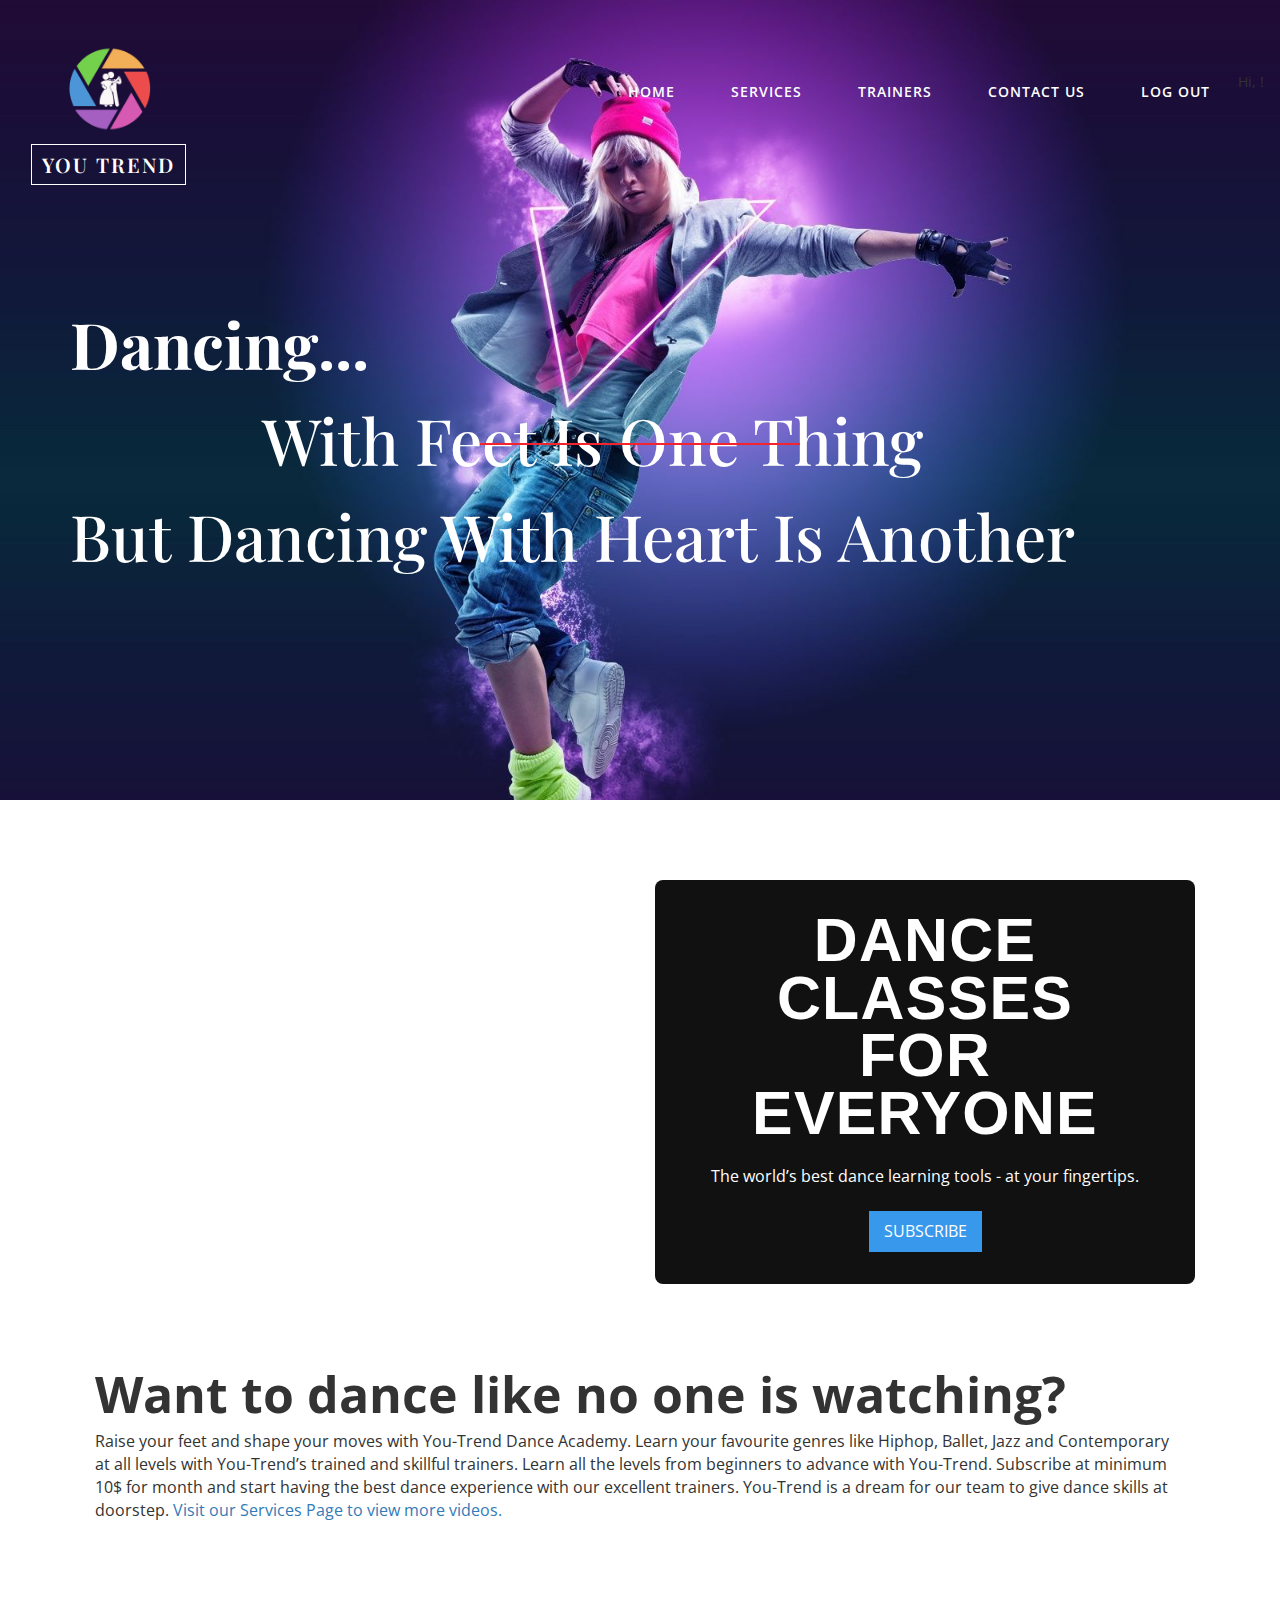
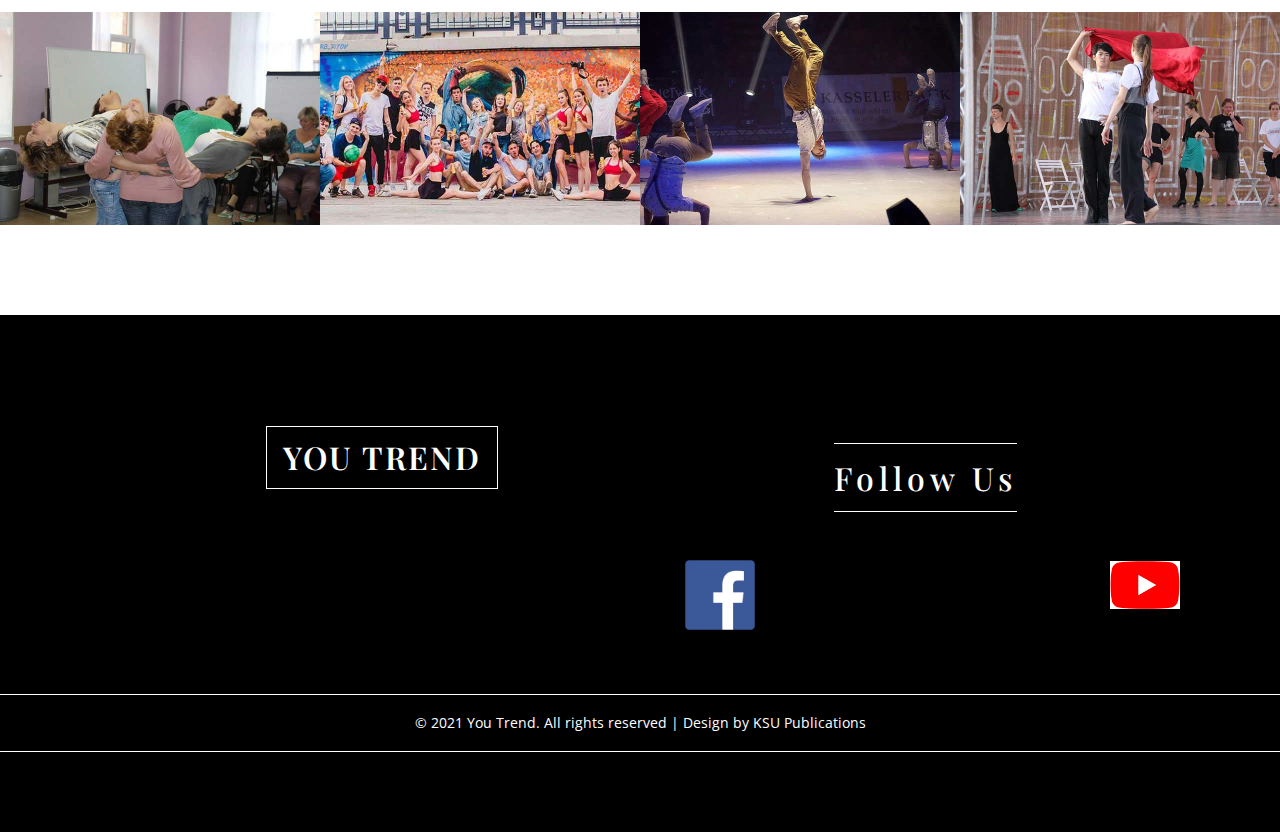
<file: index.html>
<!DOCTYPE html>
<html lang="en">
<head>
<title>You Trend Dance Academy</title>
<!-- custom-theme -->
<meta name="viewport" content="width=device-width, initial-scale=1">
<meta http-equiv="Content-Type" content="text/html; charset=utf-8" />
<meta name="keywords" content="Dance Mob Responsive web template, Bootstrap Web Templates, Flat Web Templates, Android Compatible web template, 
Smartphone Compatible web template, free webdesigns for Nokia, Samsung, LG, SonyEricsson, Motorola web design" />
<script type="application/x-javascript"> addEventListener("load", function() { setTimeout(hideURLbar, 0); }, false);
		function hideURLbar(){ window.scrollTo(0,1); } </script>
<!-- //custom-theme -->
<link href="css/bootstrap.css" rel="stylesheet" type="text/css" media="all" />
<link href="css/style.css" rel="stylesheet" type="text/css" media="all" />
<link href="css/popup-box.css" rel="stylesheet" type="text/css" property="" media="all" />
<!-- carousel slider -->  
<link href="css/owl.carousel.css" rel="stylesheet" type="text/css" media="all"> 
<!-- //carousel slider -->  
<!-- gallery -->
<link href="css/lsb.css" rel="stylesheet" type="text/css">
<!-- //gallery -->
<!-- js -->
<script type="text/javascript" src="js/jquery-2.1.4.min.js"></script>
<!-- //js -->
<!-- font-awesome-icons -->
<link href="css/font-awesome.css" rel="stylesheet"> 
<!-- //font-awesome-icons -->
<link href="//fonts.googleapis.com/css?family=Playfair+Display:400,400i,700,700i,900,900i&amp;subset=cyrillic,latin-ext" rel="stylesheet">
<link href="//fonts.googleapis.com/css?family=Open+Sans:300,300i,400,400i,600,600i,700,700i,800,800i&amp;subset=cyrillic,cyrillic-ext,greek,greek-ext,latin-ext,vietnamese" rel="stylesheet">
</head>
	
<body>
<!-- banner -->
	<div class="banner">
		<nav class="navbar navbar-default">
			<div class="navbar-header navbar-left">
				<button type="button" class="navbar-toggle collapsed" data-toggle="collapse" data-target="#bs-example-navbar-collapse-1">
					<span class="sr-only">Toggle navigation</span>
					<span class="icon-bar"></span>
					<span class="icon-bar"></span>
					<span class="icon-bar"></span>
				</button>
				<h1 ><a class="navbar-brand" href="index.html"><span style="color:white;">You Trend</span></a></h1>
			</div>
			<!-- Collect the nav links, forms, and other content for toggling -->
			<div class="collapse navbar-collapse navbar-right" id="bs-example-navbar-collapse-1">
				<nav class="link-effect-8" id="link-effect-8">
					<ul class="nav navbar-nav">
						<li><a href="index.html">Home</a></li>
                      	<li><a href="services.html">Services</a></li>
						<li><a href="trainers.html">Trainers</a></li>
						<li class="dropdown">
							
							<ul class="dropdown-menu agile_short_dropdown">
								
							</ul>
						</li>
						<li><a href="contactus.html">Contact Us</a></li>
						<li><a href="../Capstone-Project/Login/login.php" onclick="alert('Log Out successfully');" class="button">Log Out</a></li>
				
          <li>Hi, <?php echo $_SESSION['username'];?>!</li>
					</ul>
					
				</nav>
			</div>
		</nav>
		<div class="w3_agile_banner_info">
			<div class="container">
				<h2><strong>Dancing...</strong> <span>with feet is one thing</span> but dancing with heart is another</h2>
			</div>
		</div>
	</div>
	<!--//header -->
<!-- //banner -->	
<!-- banner-bottom -->
	<div class="banner-bottom">
		<div class="container">
			<div class="col-md-6">
				<iframe width="100%" height="430" loop autoplay="" src="https://www.youtube.com/embed/DKJapME2AZM?start=1&autoplay=1&mute=1&playlist=DKJapME2AZM&loop=1" title="YouTube video player" frameborder="0" allow="accelerometer; autoplay; clipboard-write; encrypted-media; gyroscope; picture-in-picture" allowfullscreen>
			</iframe>
			</div>
			<div class = "col-md-6" style="text-align: center; padding-bottom: 40px;">
				<div data-w-id="73b23224-2d8c-0b57-2683-19eb9907f188" class="hero_text_block" >
					<h1 class="h1_v2">DANCE<br>CLASSES<br>FOR<br>EVERYONE<span></span></h1><br>
					<div>The world’s best dance learning tools - at your fingertips.</div><br>
					<a href="subscription.html" class="w-button">SUBSCRIBE</a>
					<div class="div-block-94">
					</div>
				</div>
			</div>
		</div>	
		<div class="container">
			<div width="20" style="padding:35px 25px 10px 25px;">
				<strong style="font-size: 50px; justify-content: right; width: 30px;"> Want to dance like no one is watching? </strong>
					<article>
						Raise your feet and shape your moves with You-Trend Dance Academy. 
						Learn your favourite genres like Hiphop, Ballet, Jazz and Contemporary 
						at all levels with You-Trend’s trained and skillful trainers. Learn all 
						the levels from beginners to advance with You-Trend. Subscribe at minimum 
						10$ for month and start having the best dance experience with our excellent trainers. 
						You-Trend is a dream for our team to give dance skills at doorstep.
						<a href="services.html">Visit our Services Page to view more videos.</a>
					</article>
			</div>
		</div>
	</div>
<!-- //banner-bottom -->



<!-- portfolio -->
	<div class="portfolio">
		<ul id="flexiselDemo1">	
			<li>
				<div class="agileinfo_portfolio_grid">
					<div class="lsb-preview" data-lsb-group="header"> 
						<div class="agileits_portfolio_grid">
							<img src="images/7.jpg" alt="Image " class="img-responsive" />
						</div>
					</div>
				</div>
			</li>
			<li>
				<div class="agileinfo_portfolio_grid">
					<div class="lsb-preview" data-lsb-group="header">
						<div class="agileits_portfolio_grid">
							<img src="images/8.jpg" alt=" Image" class="img-responsive" />
						</div>
					</div>
				</div>
			</li>
			<li>
				<div class="agileinfo_portfolio_grid">
					<div class="lsb-preview" data-lsb-group="header">
						<div class="agileits_portfolio_grid">
							<img src="images/9.jpg" alt="Image" class="img-responsive" />
						</div>
					</div>
				</div>
			</li>
			<li>
				<div class="agileinfo_portfolio_grid">
					<div class="lsb-preview" data-lsb-group="header">
						<div class="agileits_portfolio_grid">
							<img src="images/10.jpg" alt="Image" class="img-responsive" />
						</div>
					</div>
				</div>
			</li>
			<li>
				<div class="agileinfo_portfolio_grid">
					<div class="lsb-preview" data-lsb-group="header">
						<div class="agileits_portfolio_grid">
							<img src="images/5.jpg" alt="Image" class="img-responsive" />
						</div>
					</div>
				</div>
			</li>
		</ul>
	</div>
<!-- //portfolio -->
<!-- flexisel -->
	<script type="text/javascript" src="js/jquery.flexisel.js"></script>
	<script type="text/javascript">
		$(window).load(function() {
			$("#flexiselDemo1").flexisel({
				visibleItems: 4,
				animationSpeed: 1000,
				autoPlay: true,
				autoPlaySpeed: 3000,    		
				pauseOnHover: true,
				enableResponsiveBreakpoints: true,
				responsiveBreakpoints: { 
					portrait: { 
						changePoint:480,
						visibleItems: 1
					}, 
					landscape: { 
						changePoint:640,
						visibleItems:2
					},
					tablet: { 
						changePoint:768,
						visibleItems: 3
					}
				}
			});
			
		});
	</script>
<!-- //flexisel -->
<!-- gallery-pop-up -->
	<script src="js/lsb.min.js"></script>
	<script>
	$(window).load(function() {
		  $.fn.lightspeedBox();
		});
	</script>
<!-- //gallery-pop-up -->

<!-- footer -->
<div class="footer" style="margin-top: 90px;">
	<div class="container">
		<div class="col-md-6" >
			<h2 style="width:fit-content;"><a href="index.html"><span style="color:white;">You Trend</span></a></h2>
		</div>
		<div class="col-md-6">
			<div class="col-md-12">
				<h3 style="width: fit-content;">Follow Us</h3>
			</div>
			<div class="col-md-12">
				<div class="col-md-6">
				<a href="https://www.facebook.com/You-Trend-104234295435896"><img src="images/Facebook_icon_2013.svg.png" alt="Fb" style="float:left; width:70px;"></a>
				</div>
				<div class="col-md-6"></div>
				<a href="https://www.youtube.com/watch?v=MGqecN7CrZQ"><img src="images/youtube.png" alt="Youtube" style="float:right; width:70px;"></a>
				</div>
			</div>
	<div class="agileits_w3layouts_nav">
		<div class="clearfix"> </div>
	</div>
	</div>
		<p>© 2021 You Trend. All rights reserved | Design by KSU Publications</p>
	</div>
<!-- //footer -->



<!--navbar dropdown javascript-->
	<script src="js/bootstrap.js"></script>

<!-- start-smooth-scrolling -->
<script type="text/javascript" src="js/move-top.js"></script>
<script type="text/javascript" src="js/easing.js"></script>
<script type="text/javascript">
	jQuery(document).ready(function($) {
		$(".scroll").click(function(event){		
			event.preventDefault();
			$('html,body').animate({scrollTop:$(this.hash).offset().top},1000);
		});
	});
</script>
<!-- start-smooth-scrolling -->
<!-- here stars scrolling icon -->
	<script type="text/javascript">
		$(document).ready(function() {
		
								
			$().UItoTop({ easingType: 'easeOutQuart' });
								
			});
	</script>
<!-- //here ends scrolling icon -->
</body>
</html>
</file>
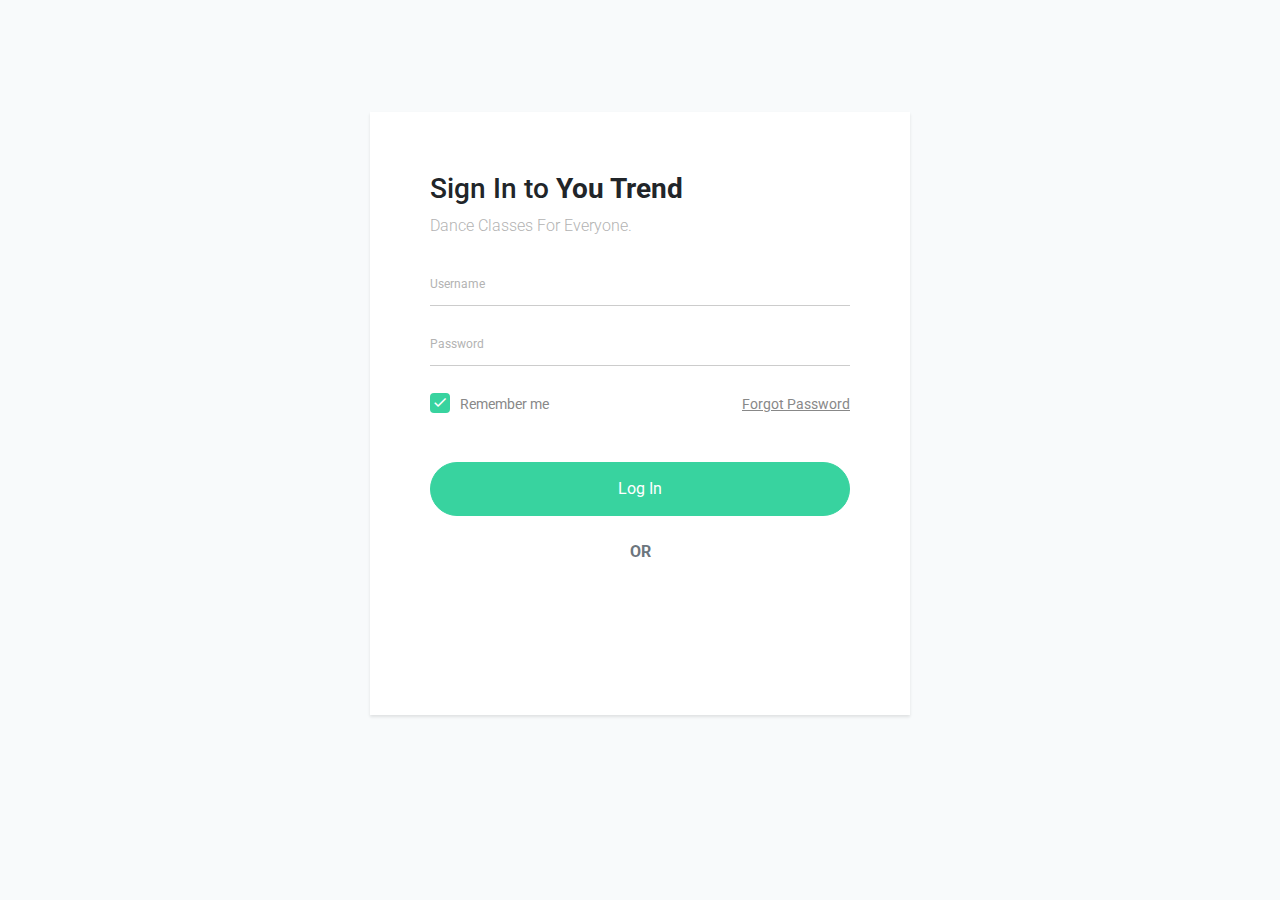
<file: Login Page/index.html>
<!doctype html>
<html lang="en">
  <head>
    <!-- Required meta tags -->
    <meta charset="utf-8">
    <meta name="viewport" content="width=device-width, initial-scale=1, shrink-to-fit=no">
    <meta name="google-signin-client_id" content="951771991751-b3gjjknakf26q0i8jahp4atn6pq91vu7.apps.googleusercontent.com">
    <script src="https://apis.google.com/js/platform.js" async defer></script>


    <link href="https://fonts.googleapis.com/css?family=Roboto:300,400&display=swap" rel="stylesheet">

    <link rel="stylesheet" href="fonts/icomoon/style.css">

    <link rel="stylesheet" href="css/owl.carousel.min.css">

    <!-- Bootstrap CSS -->
    <link rel="stylesheet" href="css/bootstrap.min.css">

    <!-- Style -->
    <link rel="stylesheet" href="css/style.css">

    <title>Login #9</title>
  </head>
  <body>
  

  
  <div class="content">
    <div class="container">
      <div class="row justify-content-center">
        <!-- <div class="col-md-6 order-md-2">
          <img src="images/undraw_file_sync_ot38.svg" alt="Image" class="img-fluid">
        </div> -->
        <div class="col-md-6 contents">
          <div class="row justify-content-center">
            <div class="col-md-12">
              <div class="form-block">
                  <div class="mb-4">
                  <h3>Sign In to <strong>You Trend</strong></h3>
                  <p class="mb-4">Dance Classes For Everyone.</p>
                </div>
                <form action="#" method="post">
                  <div class="form-group first">
                    <label for="username">Username</label>
                    <input type="text" class="form-control" id="username">

                  </div>
                  <div class="form-group last mb-4">
                    <label for="password">Password</label>
                    <input type="password" class="form-control" id="password">
                    
                  </div>
                  
                  <div class="d-flex mb-5 align-items-center">
                    <label class="control control--checkbox mb-0"><span class="caption">Remember me</span>
                      <input type="checkbox" checked="checked"/>
                      <div class="control__indicator"></div>
                    </label>
                    <span class="ml-auto"><a href="#" class="forgot-pass">Forgot Password</a></span> 
                  </div>

                  <input type="submit" value="Log In" class="btn btn-pill text-white btn-block btn-primary">

                  <span class="d-block text-center my-4 text-muted"> <strong>OR</strong></span>
                  
              <div class="social-login text-center "> 
                    <!-- <a href="#" class="facebook">
                      <span class="icon-facebook mr-3"></span> 
                    </a>
                    <a href="#" class="twitter">
                      <span class="icon-twitter mr-3"></span>  -->
                    </a> 
                    <!-- <div class =  "g-signin2 text-center "> -->
                      <a href="#" class="g-signin2" >
                        <!-- <span class="icon-google mr-3"></span>  -->
                      </a>
                    <!-- <a href="#" class="google">
                      <span class="icon-google mr-3"></span> 
                    </a> -->
                </form>
              </div>
            </div>
          </div>
          
        </div>
        
      </div>
    </div>
  </div>

  
    <script src="js/jquery-3.3.1.min.js"></script>
    <script src="js/popper.min.js"></script>
    <script src="js/bootstrap.min.js"></script>
    <script src="js/main.js"></script>
  </body>
</html>
</file>
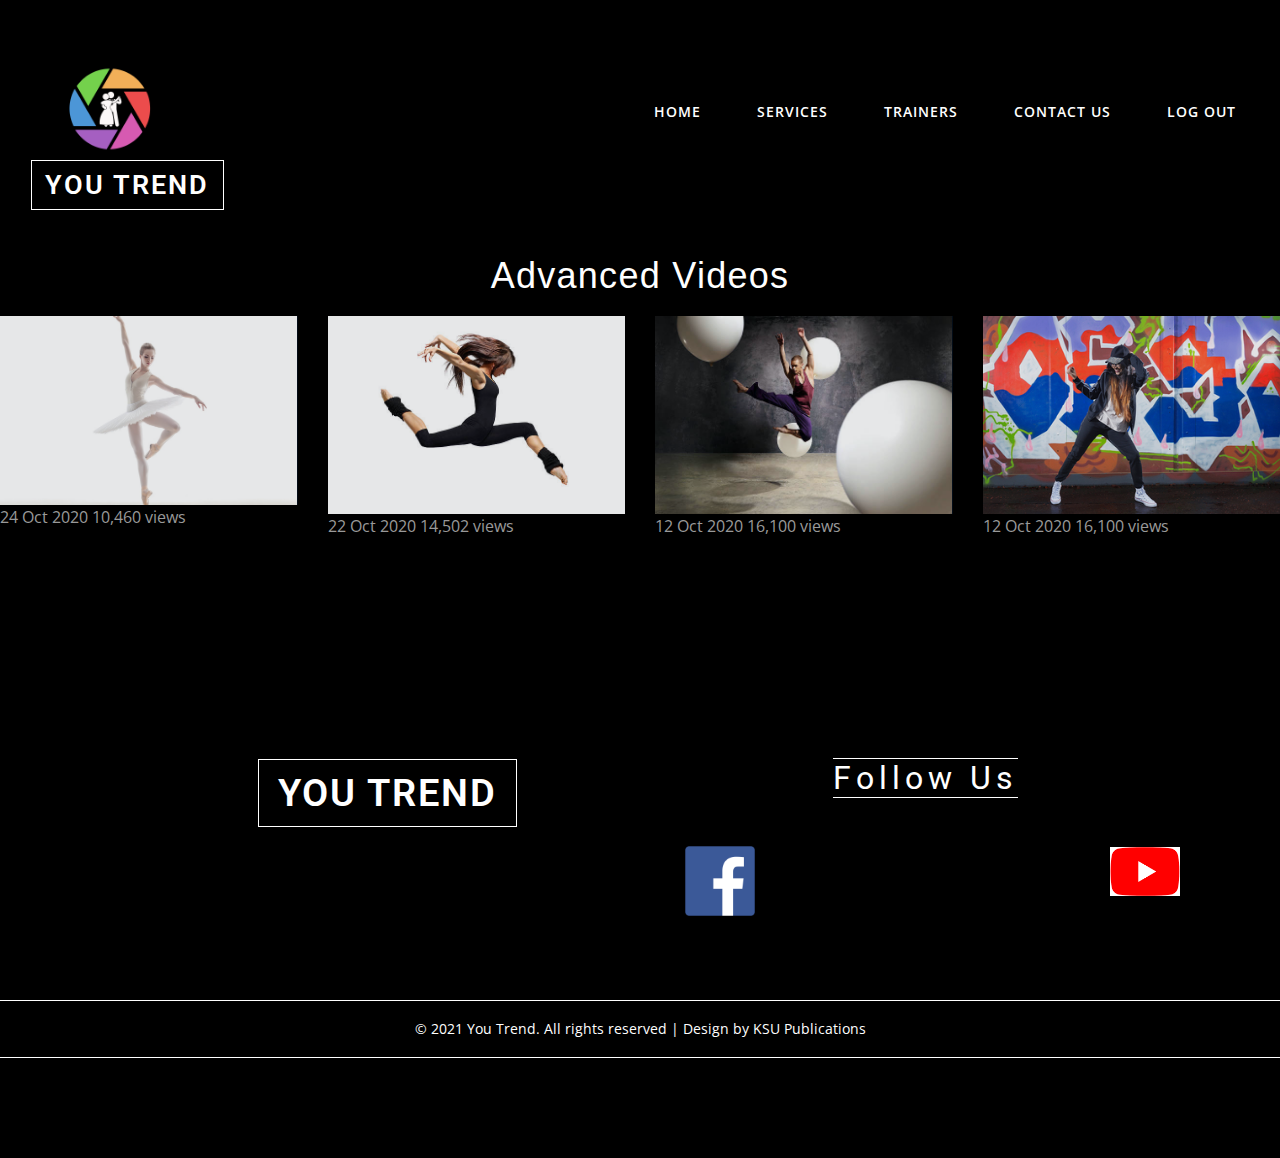
<file: advanced.html>
<!DOCTYPE html>
<html lang="en" style="font-size: 16px;">
  <head>
    <title>You Trend Dance Academy</title>
    <!-- custom-theme -->
    <meta name="viewport" content="width=device-width, initial-scale=1">
    <meta http-equiv="Content-Type" content="text/html; charset=utf-8" />
    <meta name="keywords" content="web design" />
    <script type="application/x-javascript"> addEventListener("load", function() { setTimeout(hideURLbar, 0); }, false);
        function hideURLbar(){ window.scrollTo(0,1); } </script>
    <!-- //custom-theme -->
    <link href="css/bootstrap.css" rel="stylesheet" type="text/css" media="all" />
    <link href="css/style.css" rel="stylesheet" type="text/css" media="all" />
        <link rel="stylesheet" href="../Services/css/templatemo-style.css">

    <link href="css/popup-box.css" rel="stylesheet" type="text/css" property="" media="all" />
    <!-- carousel slider -->  
    <link href="css/owl.carousel.css" rel="stylesheet" type="text/css" media="all"> 
    <!-- //carousel slider -->  
    <!-- gallery -->
    <link href="css/lsb.css" rel="stylesheet" type="text/css">
    <!-- //gallery -->
    <!-- js -->
    <script type="text/javascript" src="js/jquery-2.1.4.min.js"></script>
    <!-- //js -->
    <!-- font-awesome-icons -->
    <link href="css/font-awesome.css" rel="stylesheet"> 
    <!-- //font-awesome-icons -->
    <link href="//fonts.googleapis.com/css?family=Playfair+Display:400,400i,700,700i,900,900i&amp;subset=cyrillic,latin-ext" rel="stylesheet">
    <link href="//fonts.googleapis.com/css?family=Open+Sans:300,300i,400,400i,600,600i,700,700i,800,800i&amp;subset=cyrillic,cyrillic-ext,greek,greek-ext,latin-ext,vietnamese" rel="stylesheet">
    <meta name="viewport" content="width=device-width, initial-scale=1.0">
    <meta charset="utf-8">
    <meta name="keywords" content="">
    <meta name="description" content="">
    <meta name="page_type" content="np-template-header-footer-from-plugin">
    <link rel="stylesheet" href="css/nicepage.css" media="screen">

    <script class="u-script" type="text/javascript" src="js/jquery.js" defer=""></script>
    <script class="u-script" type="text/javascript" src="nicepage.js" defer=""></script>
    <meta name="generator" content="Nicepage 3.30.2, nicepage.com">
    <link id="u-theme-google-font" rel="stylesheet" href="https://fonts.googleapis.com/css?family=Roboto:100,100i,300,300i,400,400i,500,500i,700,700i,900,900i|Open+Sans:300,300i,400,400i,600,600i,700,700i,800,800i">
    
    
    <script type="application/ld+json">{
		"@context": "http://schema.org",
		"@type": "Organization",
		"name": "",
		"logo": "images/default-logo.png"

}</script>
    <meta name="theme-color" content="#478ac9">
    <meta property="og:title" content="Home">
    <meta property="og:type" content="website">
  </head>

  <!--header-->
  <nav class="navbar navbar-default">
    <div class="navbar-header navbar-left">
      <button type="button" class="navbar-toggle collapsed" data-toggle="collapse" data-target="#bs-example-navbar-collapse-1">
        <span class="sr-only">Toggle navigation</span>
        <span class="icon-bar"></span>
        <span class="icon-bar"></span>
        <span class="icon-bar"></span>
      </button>
      <h1 ><a class="navbar-brand" href="index.html"><span style="color:white;">You Trend</span></a></h1>
    </div>
    <!-- Collect the nav links, forms, and other content for toggling -->
    <div class="collapse navbar-collapse navbar-right" id="bs-example-navbar-collapse-1">
      <nav class="link-effect-8" id="link-effect-8">
        <ul class="nav navbar-nav">
          <li><a href="index.html">Home</a></li>
          <li><a href="services.html">Services</a></li>
          <li><a href="trainers.html">Trainers</a></li>
          <li class="dropdown">
            
            <ul class="dropdown-menu agile_short_dropdown">
              
            </ul>
          </li>
          <li><a href="contactus.html">Contact Us</a></li>
          <li><a href="../Capstone-Project/Login/login.php" onclick="alert('Log Out successfully');" class="button">Log Out</a></li>
				        </ul>
      </nav>
    </div>
  </nav>
  <body class="u-body"  style="background-color: black;">
    <header class="u-clearfix u-header u-header" id="sec-1f47">
      <div class="u-clearfix u-sheet u-valign-middle u-sheet-1">
        <nav class="u-menu u-menu-dropdown u-offcanvas u-menu-1">
          <div class="menu-collapse" style="font-size: 1rem; letter-spacing: 0px;">
              <svg>
                <use xmlns:xlink="http://www.w3.org/1999/xlink" xlink:href="#menu-hamburger"></use>
              </svg>
              <svg version="1.1" xmlns="http://www.w3.org/2000/svg" xmlns:xlink="http://www.w3.org/1999/xlink">
                <defs>
                  <symbol id="menu-hamburger" viewBox="0 0 16 16" style="width: 16px; height: 16px;">
                    <rect y="1" width="16" height="2"></rect>
                    <rect y="7" width="16" height="2"></rect>
                    <rect y="13" width="16" height="2"></rect>
                  </symbol>
                </defs>
              </svg>
          </div>
        </nav>
      </div>
    </header>
    <!--header-->

    <div class="row mb-4">
        <h2 class="col-6 tm-text-primary">
            Advanced Videos
        </h2>
    </div>
    <div class="row tm-mb-90 tm-gallery">
        <div class="col-xl-3 col-lg-3 col-md-6 col-sm-6 col-12 mb-5">
            <figure class="effect-ming tm-video-item">
                <img src="../Services/img/img-01.jpg" alt="Ballet" class="img-fluid">
                <figcaption class="d-flex align-items-center justify-content-center">
                    <h2>Ballet</h2>
                </figcaption>                    
            </figure>
            <div class="d-flex justify-content-between tm-text-gray">
                <span>24 Oct 2020</span>
                <span>10,460 views</span>
            </div>
        </div>
        <div class="col-xl-3 col-lg-3 col-md-6 col-sm-6 col-12 mb-5">
            <figure class="effect-ming tm-video-item">
                <img src="../Services/img/img-02.jpg" alt="Jazz" class="img-fluid">
                <figcaption class="d-flex align-items-center justify-content-center">
                    <h2>Jazz</h2>
                </figcaption>                    
            </figure>
            <div class="d-flex justify-content-between tm-text-gray">
                <span>22 Oct 2020</span>
                <span>14,502 views</span>
            </div>
        </div>
        <div class="col-xl-3 col-lg-3 col-md-6 col-sm-6 col-12 mb-5">
            <figure class="effect-ming tm-video-item">
                <img src="../Services/img/img-03.jpg" alt="Contemporary" class="img-fluid">
                <figcaption class="d-flex align-items-center justify-content-center">
                    <h2>Contemporary</h2>
                </figcaption>                    
            </figure>
            <div class="d-flex justify-content-between tm-text-gray">
                <span>12 Oct 2020</span>
                <span>16,100 views</span>
            </div>
        </div>
        <div class="col-xl-3 col-lg-3 col-md-6 col-sm-6 col-12 mb-5">
            <figure class="effect-ming tm-video-item">
                <img src="../Services/img/img-04.jpg" alt="HipHop" class="img-fluid">
                <figcaption class="d-flex align-items-center justify-content-center">
                    <h2>HipHop</h2>
                </figcaption>                    
            </figure>
            <div class="d-flex justify-content-between tm-text-gray">
                <span>12 Oct 2020</span>
                <span>16,100 views</span>
            </div>
        </div>
    </div>

<script src="../Services/js/plugins.js"></script>
<script>
    $(window).on("load", function() {
        $('body').addClass('loaded');
    });

    $(function(){
        /************** Video background *********/

        function setVideoSize() {
            const vidWidth = 1280;
            const vidHeight = 720;
            const maxVidHeight = 400;
            let windowWidth = window.innerWidth;
            let newVidWidth = windowWidth;
            let newVidHeight = windowWidth * vidHeight / vidWidth;
            let marginLeft = 0;
            let marginTop = 0;
        
            if (newVidHeight < maxVidHeight) {
                newVidHeight = maxVidHeight;
                newVidWidth = newVidHeight * vidWidth / vidHeight;
            }
        
            if(newVidWidth > windowWidth) {
                marginLeft = -((newVidWidth - windowWidth) / 2);
            }
        
            if(newVidHeight > maxVidHeight) {
                marginTop = -((newVidHeight - $('#tm-video-container').height()) / 2);
            }
        
            const tmVideo = $('#tm-video');
        
            tmVideo.css('width', newVidWidth);
            tmVideo.css('height', newVidHeight);
            tmVideo.css('margin-left', marginLeft);
            tmVideo.css('margin-top', marginTop);
        }

        setVideoSize();

        // Set video background size based on window size
        let timeout;
        window.onresize = function () {
            clearTimeout(timeout);
            timeout = setTimeout(setVideoSize, 100);
        };

        // Play/Pause button for video background      
        const btn = $("#tm-video-control-button");

        btn.on("click", function (e) {
            const video = document.getElementById("tm-video");
            $(this).removeClass();

            if (video.paused) {
                video.play();
                $(this).addClass("fas fa-pause");
            } else {
                video.pause();
                $(this).addClass("fas fa-play");
            }
        });
    });
</script>
<!-- footer -->
<div class="footer" style="margin-top: 90px;">
	<div class="container">
		<div class="col-md-6" >
			<h2 style="width:fit-content;"><a href="index.html"><span style="color:white;">You Trend</span></a></h2>
		</div>
		<div class="col-md-6">
			<div class="col-md-12">
				<h3 style="width: fit-content;">Follow Us</h3>
			</div>
			<div class="col-md-12">
				<div class="col-md-6">
				<a href="https://www.facebook.com/You-Trend-104234295435896"><img src="images/Facebook_icon_2013.svg.png" alt="Fb" style="float:left; width:70px;"></a>
				</div>
				<div class="col-md-6"></div>
				<a href="https://www.youtube.com/watch?v=MGqecN7CrZQ"><img src="images/youtube.png" alt="Youtube" style="float:right; width:70px;"></a>
				</div>
			</div>
	<div class="agileits_w3layouts_nav">
		<div class="clearfix"> </div>
	</div>
	</div>
		<p>© 2021 You Trend. All rights reserved | Design by KSU Publications</p>
	</div>
<!-- //footer -->
</body>
</html>
</file>
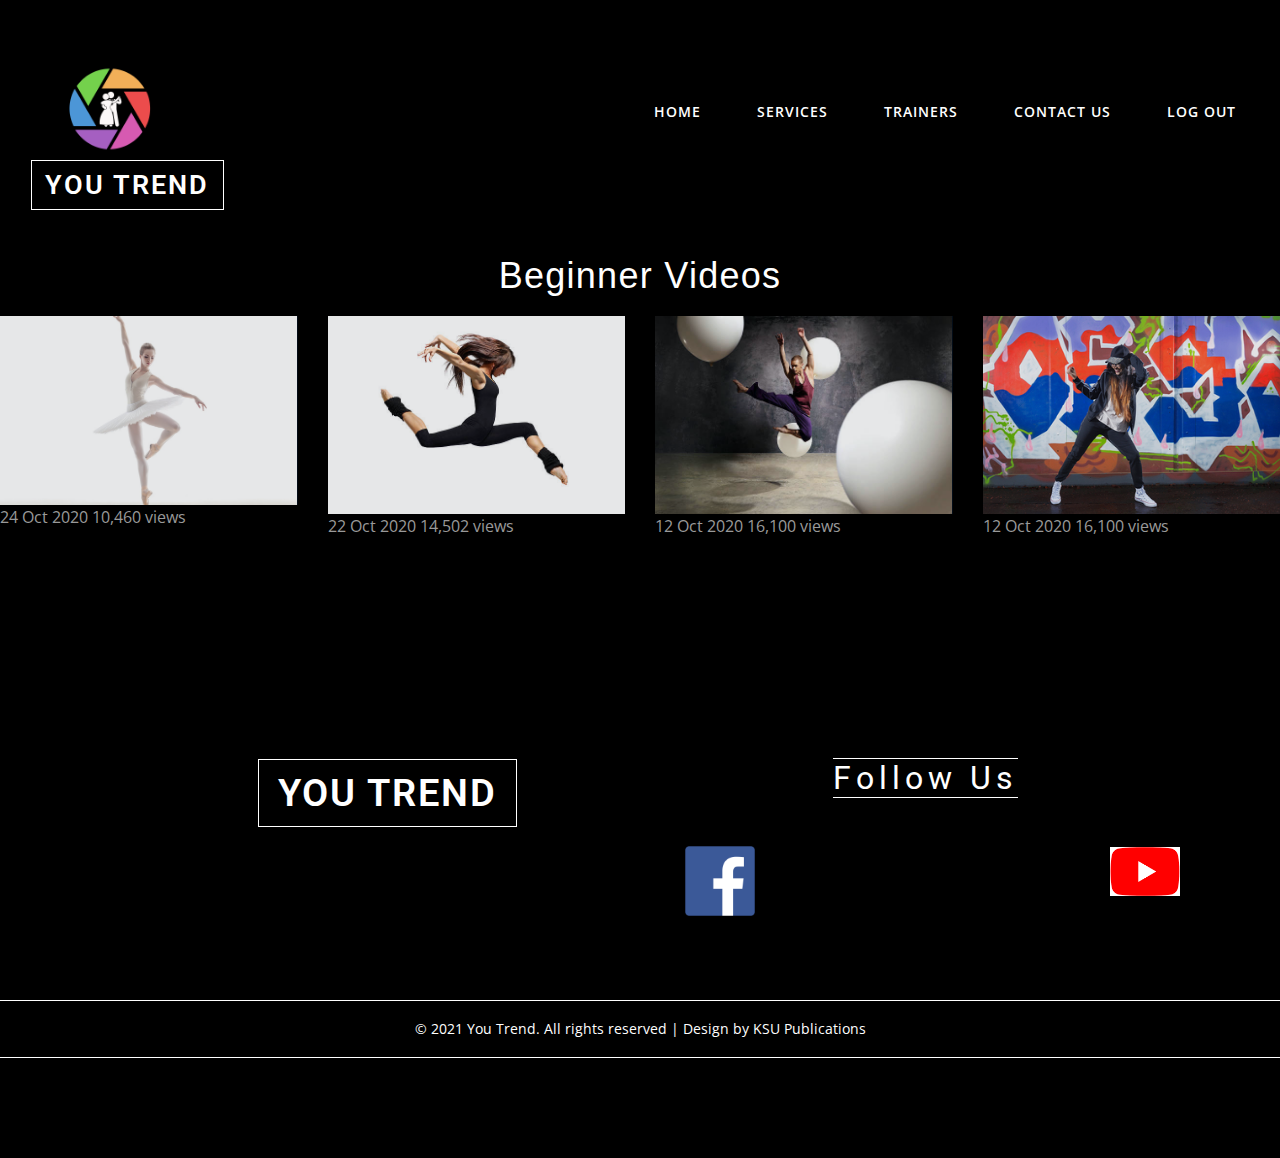
<file: beginner.html>
<!DOCTYPE html>
<html lang="en" style="font-size: 16px;">
  <head>
    <title>You Trend Dance Academy</title>
    <!-- custom-theme -->
    <meta name="viewport" content="width=device-width, initial-scale=1">
    <meta http-equiv="Content-Type" content="text/html; charset=utf-8" />
    <meta name="keywords" content="web design" />
    <script type="application/x-javascript"> addEventListener("load", function() { setTimeout(hideURLbar, 0); }, false);
        function hideURLbar(){ window.scrollTo(0,1); } </script>
    <!-- //custom-theme -->
    <link href="css/bootstrap.css" rel="stylesheet" type="text/css" media="all" />
    <link href="css/style.css" rel="stylesheet" type="text/css" media="all" />
        <link rel="stylesheet" href="../Services/css/templatemo-style.css">

    <link href="css/popup-box.css" rel="stylesheet" type="text/css" property="" media="all" />
    <!-- carousel slider -->  
    <link href="css/owl.carousel.css" rel="stylesheet" type="text/css" media="all"> 
    <!-- //carousel slider -->  
    <!-- gallery -->
    <link href="css/lsb.css" rel="stylesheet" type="text/css">
    <!-- //gallery -->
    <!-- js -->
    <script type="text/javascript" src="js/jquery-2.1.4.min.js"></script>
    <!-- //js -->
    <!-- font-awesome-icons -->
    <link href="css/font-awesome.css" rel="stylesheet"> 
    <!-- //font-awesome-icons -->
    <link href="//fonts.googleapis.com/css?family=Playfair+Display:400,400i,700,700i,900,900i&amp;subset=cyrillic,latin-ext" rel="stylesheet">
    <link href="//fonts.googleapis.com/css?family=Open+Sans:300,300i,400,400i,600,600i,700,700i,800,800i&amp;subset=cyrillic,cyrillic-ext,greek,greek-ext,latin-ext,vietnamese" rel="stylesheet">
    <meta name="viewport" content="width=device-width, initial-scale=1.0">
    <meta charset="utf-8">
    <meta name="keywords" content="">
    <meta name="description" content="">
    <meta name="page_type" content="np-template-header-footer-from-plugin">
    <link rel="stylesheet" href="css/nicepage.css" media="screen">

    <script class="u-script" type="text/javascript" src="js/jquery.js" defer=""></script>
    <script class="u-script" type="text/javascript" src="nicepage.js" defer=""></script>
    <meta name="generator" content="Nicepage 3.30.2, nicepage.com">
    <link id="u-theme-google-font" rel="stylesheet" href="https://fonts.googleapis.com/css?family=Roboto:100,100i,300,300i,400,400i,500,500i,700,700i,900,900i|Open+Sans:300,300i,400,400i,600,600i,700,700i,800,800i">
    
    
    <script type="application/ld+json">{
		"@context": "http://schema.org",
		"@type": "Organization",
		"name": "",
		"logo": "images/default-logo.png"
}</script>
    <meta name="theme-color" content="#478ac9">
    <meta property="og:title" content="Home">
    <meta property="og:type" content="website">
  </head>

  <!--header-->
  <nav class="navbar navbar-default">
    <div class="navbar-header navbar-left">
      <button type="button" class="navbar-toggle collapsed" data-toggle="collapse" data-target="#bs-example-navbar-collapse-1">
        <span class="sr-only">Toggle navigation</span>
        <span class="icon-bar"></span>
        <span class="icon-bar"></span>
        <span class="icon-bar"></span>
      </button>
      <h1 ><a class="navbar-brand" href="index.html"><span style="color:white;">You Trend</span></a></h1>
    </div>
    <!-- Collect the nav links, forms, and other content for toggling -->
    <div class="collapse navbar-collapse navbar-right" id="bs-example-navbar-collapse-1">
      <nav class="link-effect-8" id="link-effect-8">
        <ul class="nav navbar-nav">
          <li><a href="index.html">Home</a></li>
                      <li><a href="services.html">Services</a></li>
          <li><a href="trainers.html">Trainers</a></li>
          <li class="dropdown">
            
            <ul class="dropdown-menu agile_short_dropdown">
              
            </ul>
          </li>
          <li><a href="contactus.html">Contact Us</a></li>
          <li><a href="../Capstone-Project/Login/login.php" onclick="alert('Log Out successfully');" class="button">Log Out</a></li>
				
        </ul>
      </nav>
    </div>
  </nav>
  <body class="u-body"  style="background-color: black;">
    <header class="u-clearfix u-header u-header" id="sec-1f47">
      <div class="u-clearfix u-sheet u-valign-middle u-sheet-1">
        <nav class="u-menu u-menu-dropdown u-offcanvas u-menu-1">
          <div class="menu-collapse" style="font-size: 1rem; letter-spacing: 0px;">
              <svg>
                <use xmlns:xlink="http://www.w3.org/1999/xlink" xlink:href="#menu-hamburger"></use>
              </svg>
              <svg version="1.1" xmlns="http://www.w3.org/2000/svg" xmlns:xlink="http://www.w3.org/1999/xlink">
                <defs>
                  <symbol id="menu-hamburger" viewBox="0 0 16 16" style="width: 16px; height: 16px;">
                    <rect y="1" width="16" height="2"></rect>
                    <rect y="7" width="16" height="2"></rect>
                    <rect y="13" width="16" height="2"></rect>
                  </symbol>
                </defs>
              </svg>
          </div>
        </nav>
      </div>
    </header>
    <!--header-->

    <div class="row mb-4">
        <h2 class="col-6 tm-text-primary">
            Beginner Videos
        </h2>
    </div>
    <div class="row tm-mb-90 tm-gallery">
        <div class="col-xl-3 col-lg-3 col-md-6 col-sm-6 col-12 mb-5">
            <figure class="effect-ming tm-video-item">
                <img src="../Services/img/img-01.jpg" alt="Ballet" class="img-fluid">
                <figcaption class="d-flex align-items-center justify-content-center">
                    <h2>Ballet</h2>
                </figcaption>                    
            </figure>
            <div class="d-flex justify-content-between tm-text-gray">
                <span>24 Oct 2020</span>
                <span>10,460 views</span>
            </div>
        </div>
        <div class="col-xl-3 col-lg-3 col-md-6 col-sm-6 col-12 mb-5">
            <figure class="effect-ming tm-video-item">
                <img src="../Services/img/img-02.jpg" alt="Jazz" class="img-fluid">
                <figcaption class="d-flex align-items-center justify-content-center">
                    <h2>Jazz</h2>
                </figcaption>                    
            </figure>
            <div class="d-flex justify-content-between tm-text-gray">
                <span>22 Oct 2020</span>
                <span>14,502 views</span>
            </div>
        </div>
        <div class="col-xl-3 col-lg-3 col-md-6 col-sm-6 col-12 mb-5">
            <figure class="effect-ming tm-video-item">
                <img src="../Services/img/img-03.jpg" alt="Contemporary" class="img-fluid">
                <figcaption class="d-flex align-items-center justify-content-center">
                    <h2>Contemporary</h2>
                </figcaption>                    
            </figure>
            <div class="d-flex justify-content-between tm-text-gray">
                <span>12 Oct 2020</span>
                <span>16,100 views</span>
            </div>
        </div>
        <div class="col-xl-3 col-lg-3 col-md-6 col-sm-6 col-12 mb-5">
            <figure class="effect-ming tm-video-item">
                <img src="../Services/img/img-04.jpg" alt="HipHop" class="img-fluid">
                <figcaption class="d-flex align-items-center justify-content-center">
                    <h2>HipHop</h2>
                </figcaption>                    
            </figure>
            <div class="d-flex justify-content-between tm-text-gray">
                <span>12 Oct 2020</span>
                <span>16,100 views</span>
            </div>
        </div>
    </div>

<script src="../Services/js/plugins.js"></script>
<script>
    $(window).on("load", function() {
        $('body').addClass('loaded');
    });

    $(function(){
        /************** Video background *********/

        function setVideoSize() {
            const vidWidth = 1280;
            const vidHeight = 720;
            const maxVidHeight = 400;
            let windowWidth = window.innerWidth;
            let newVidWidth = windowWidth;
            let newVidHeight = windowWidth * vidHeight / vidWidth;
            let marginLeft = 0;
            let marginTop = 0;
        
            if (newVidHeight < maxVidHeight) {
                newVidHeight = maxVidHeight;
                newVidWidth = newVidHeight * vidWidth / vidHeight;
            }
        
            if(newVidWidth > windowWidth) {
                marginLeft = -((newVidWidth - windowWidth) / 2);
            }
        
            if(newVidHeight > maxVidHeight) {
                marginTop = -((newVidHeight - $('#tm-video-container').height()) / 2);
            }
        
            const tmVideo = $('#tm-video');
        
            tmVideo.css('width', newVidWidth);
            tmVideo.css('height', newVidHeight);
            tmVideo.css('margin-left', marginLeft);
            tmVideo.css('margin-top', marginTop);
        }

        setVideoSize();

        // Set video background size based on window size
        let timeout;
        window.onresize = function () {
            clearTimeout(timeout);
            timeout = setTimeout(setVideoSize, 100);
        };

        // Play/Pause button for video background      
        const btn = $("#tm-video-control-button");

        btn.on("click", function (e) {
            const video = document.getElementById("tm-video");
            $(this).removeClass();

            if (video.paused) {
                video.play();
                $(this).addClass("fas fa-pause");
            } else {
                video.pause();
                $(this).addClass("fas fa-play");
            }
        });
    });
</script>
 <!-- footer -->
<div class="footer" style="margin-top: 90px;">
	<div class="container">
		<div class="col-md-6" >
			<h2 style="width:fit-content;"><a href="index.html"><span style="color:white;">You Trend</span></a></h2>
		</div>
		<div class="col-md-6">
			<div class="col-md-12">
				<h3 style="width: fit-content;">Follow Us</h3>
			</div>
			<div class="col-md-12">
				<div class="col-md-6">
				<a href="https://www.facebook.com/You-Trend-104234295435896"><img src="images/Facebook_icon_2013.svg.png" alt="Fb" style="float:left; width:70px;"></a>
				</div>
				<div class="col-md-6"></div>
				<a href="https://www.youtube.com/watch?v=MGqecN7CrZQ"><img src="images/youtube.png" alt="Youtube" style="float:right; width:70px;"></a>
				</div>
			</div>
	<div class="agileits_w3layouts_nav">
		<div class="clearfix"> </div>
	</div>
	</div>
		<p>© 2021 You Trend. All rights reserved | Design by KSU Publications</p>
	</div>
<!-- //footer -->
</body>
</html>
</file>
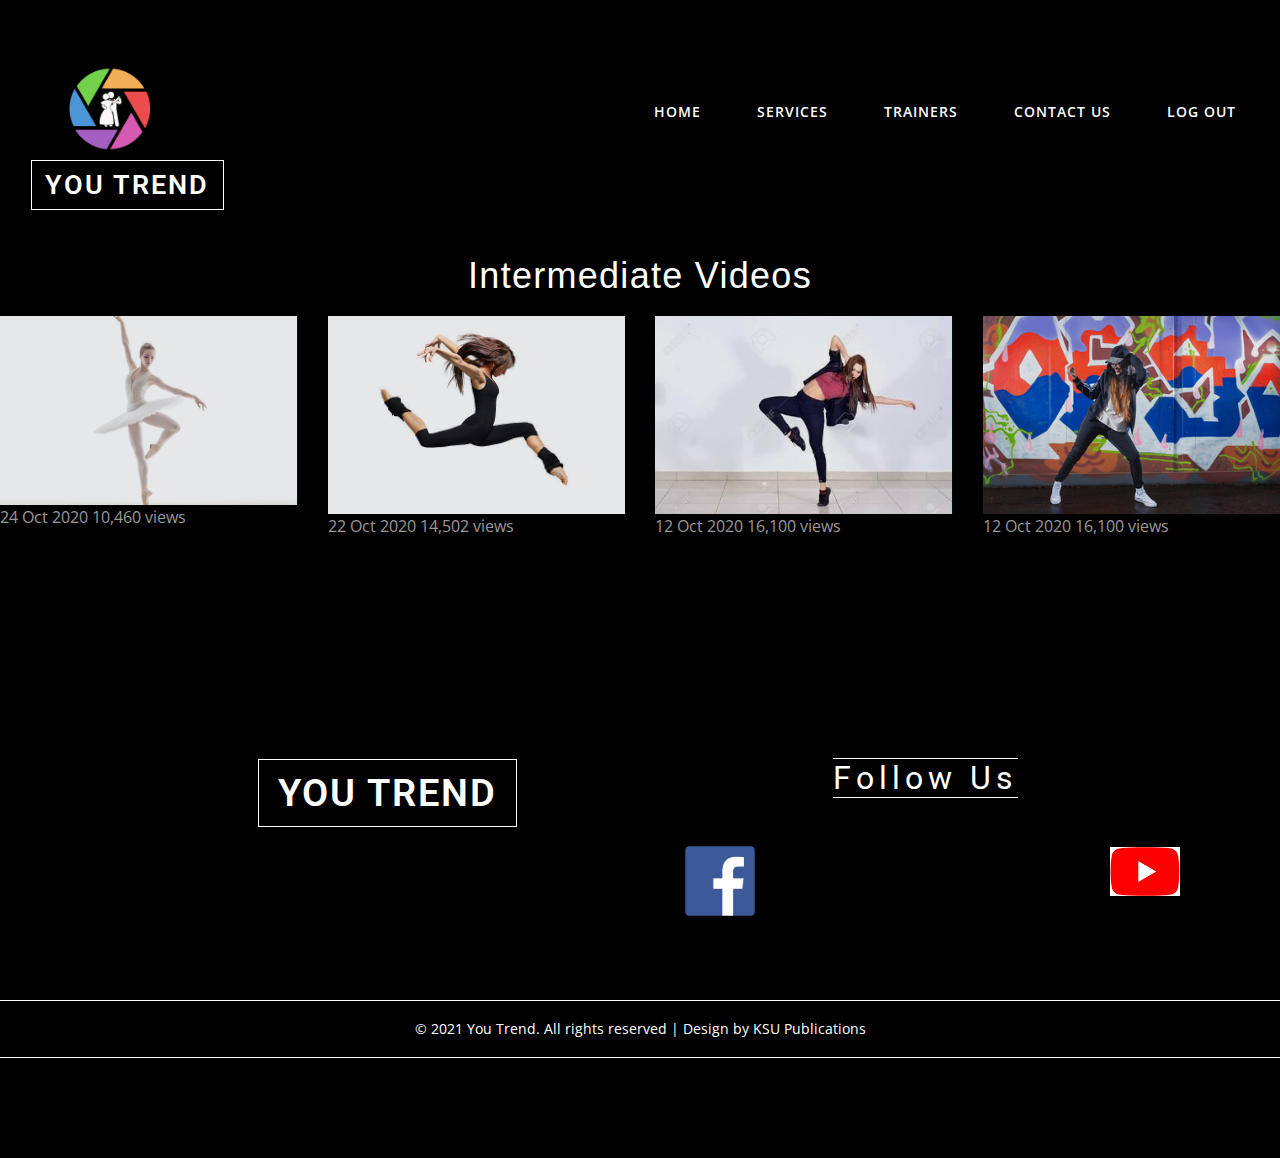
<file: intermediate.html>
<!DOCTYPE html>
<html lang="en" style="font-size: 16px;">
  <head>
    <title>You Trend Dance Academy</title>
    <!-- custom-theme -->
    <meta name="viewport" content="width=device-width, initial-scale=1">
    <meta http-equiv="Content-Type" content="text/html; charset=utf-8" />
    <meta name="keywords" content="web design" />
    <script type="application/x-javascript"> addEventListener("load", function() { setTimeout(hideURLbar, 0); }, false);
        function hideURLbar(){ window.scrollTo(0,1); } </script>
    <!-- //custom-theme -->
    <link href="css/bootstrap.css" rel="stylesheet" type="text/css" media="all" />
    <link href="css/style.css" rel="stylesheet" type="text/css" media="all" />
        <link rel="stylesheet" href="../Services/css/templatemo-style.css">

    <link href="css/popup-box.css" rel="stylesheet" type="text/css" property="" media="all" />
    <!-- carousel slider -->  
    <link href="css/owl.carousel.css" rel="stylesheet" type="text/css" media="all"> 
    <!-- //carousel slider -->  
    <!-- gallery -->
    <link href="css/lsb.css" rel="stylesheet" type="text/css">
    <!-- //gallery -->
    <!-- js -->
    <script type="text/javascript" src="js/jquery-2.1.4.min.js"></script>
    <!-- //js -->
    <!-- font-awesome-icons -->
    <link href="css/font-awesome.css" rel="stylesheet"> 
    <!-- //font-awesome-icons -->
    <link href="//fonts.googleapis.com/css?family=Playfair+Display:400,400i,700,700i,900,900i&amp;subset=cyrillic,latin-ext" rel="stylesheet">
    <link href="//fonts.googleapis.com/css?family=Open+Sans:300,300i,400,400i,600,600i,700,700i,800,800i&amp;subset=cyrillic,cyrillic-ext,greek,greek-ext,latin-ext,vietnamese" rel="stylesheet">
    <meta name="viewport" content="width=device-width, initial-scale=1.0">
    <meta charset="utf-8">
    <meta name="keywords" content="">
    <meta name="description" content="">
    <meta name="page_type" content="np-template-header-footer-from-plugin">
    <link rel="stylesheet" href="css/nicepage.css" media="screen">
    <script class="u-script" type="text/javascript" src="js/jquery.js" defer=""></script>
    <script class="u-script" type="text/javascript" src="nicepage.js" defer=""></script>
    <meta name="generator" content="Nicepage 3.30.2, nicepage.com">
    <link id="u-theme-google-font" rel="stylesheet" href="https://fonts.googleapis.com/css?family=Roboto:100,100i,300,300i,400,400i,500,500i,700,700i,900,900i|Open+Sans:300,300i,400,400i,600,600i,700,700i,800,800i">
    
    
    <script type="application/ld+json">{
		"@context": "http://schema.org",
		"@type": "Organization",
		"name": "",
		"logo": "images/default-logo.png"
}</script>
    <meta name="theme-color" content="#478ac9">
    <meta property="og:title" content="Home">
    <meta property="og:type" content="website">
  </head>

  <!--header-->
  <nav class="navbar navbar-default">
    <div class="navbar-header navbar-left">
      <button type="button" class="navbar-toggle collapsed" data-toggle="collapse" data-target="#bs-example-navbar-collapse-1">
        <span class="sr-only">Toggle navigation</span>
        <span class="icon-bar"></span>
        <span class="icon-bar"></span>
        <span class="icon-bar"></span>
      </button>
      <h1 ><a class="navbar-brand" href="index.html"><span style="color:white;">You Trend</span></a></h1>
    </div>
    <!-- Collect the nav links, forms, and other content for toggling -->
    <div class="collapse navbar-collapse navbar-right" id="bs-example-navbar-collapse-1">
      <nav class="link-effect-8" id="link-effect-8">
        <ul class="nav navbar-nav">
          <li><a href="index.html">Home</a></li>
                      <li><a href="services.html">Services</a></li>
          <li><a href="trainers.html">Trainers</a></li>
          <li class="dropdown">
            
            <ul class="dropdown-menu agile_short_dropdown">
              
            </ul>
          </li>
          <li><a href="contactus.html">Contact Us</a></li>
          <li><a href="../Capstone-Project/Login/login.php" onclick="alert('Log Out successfully');" class="button">Log Out</a></li>
        </ul>
      </nav>
    </div>
  </nav>
  <body class="u-body"  style="background-color: black;">
    <header class="u-clearfix u-header u-header" id="sec-1f47">
      <div class="u-clearfix u-sheet u-valign-middle u-sheet-1">
        <nav class="u-menu u-menu-dropdown u-offcanvas u-menu-1">
          <div class="menu-collapse" style="font-size: 1rem; letter-spacing: 0px;">
              <svg>
                <use xmlns:xlink="http://www.w3.org/1999/xlink" xlink:href="#menu-hamburger"></use>
              </svg>
              <svg version="1.1" xmlns="http://www.w3.org/2000/svg" xmlns:xlink="http://www.w3.org/1999/xlink">
                <defs>
                  <symbol id="menu-hamburger" viewBox="0 0 16 16" style="width: 16px; height: 16px;">
                    <rect y="1" width="16" height="2"></rect>
                    <rect y="7" width="16" height="2"></rect>
                    <rect y="13" width="16" height="2"></rect>
                  </symbol>
                </defs>
              </svg>
          </div>
        </nav>
      </div>
    </header>
    <!--header-->

    <div class="row mb-4">
        <h2 class="col-6 tm-text-primary">
            Intermediate Videos
        </h2>
    </div>
    <div class="row tm-mb-90 tm-gallery">
        <div class="col-xl-3 col-lg-3 col-md-6 col-sm-6 col-12 mb-5">
            <figure class="effect-ming tm-video-item">
                <img src="../Services/img/img-01.jpg" alt="Image" class="img-fluid">
                <!--https://www.goodfon.com/wallpaper/devushka-balerina-tanec.php-->
                <figcaption class="d-flex align-items-center justify-content-center">
                    <h2>Ballet</h2>
                </figcaption>                    
            </figure>
            <div class="d-flex justify-content-between tm-text-gray">
                <span>24 Oct 2020</span>
                <span>10,460 views</span>
            </div>
        </div>
        <div class="col-xl-3 col-lg-3 col-md-6 col-sm-6 col-12 mb-5">
            <figure class="effect-ming tm-video-item">
                <img src="../Services/img/img-02.jpg" alt="Image" class="img-fluid">
                <!--https://www.istockphoto.com/photo/dancer-gm147668813-7994517-->
                <figcaption class="d-flex align-items-center justify-content-center">
                    <h2>Jazz</h2>
                </figcaption>                    
            </figure>
            <div class="d-flex justify-content-between tm-text-gray">
                <span>22 Oct 2020</span>
                <span>14,502 views</span>
            </div>
        </div>
        <div class="col-xl-3 col-lg-3 col-md-6 col-sm-6 col-12 mb-5">
            <figure class="effect-ming tm-video-item">
                <img src="../Services/img/img-03.jpeg" alt="Image" class="img-fluid" style=""> 
                <figcaption class="d-flex align-items-center justify-content-center">
                    <h2>Contemporary</h2>
                </figcaption>                    
            </figure>
            <div class="d-flex justify-content-between tm-text-gray">
                <span>12 Oct 2020</span>
                <span>16,100 views</span>
            </div>
        </div> 
        <div class="col-xl-3 col-lg-3 col-md-6 col-sm-6 col-12 mb-5">
            <figure class="effect-ming tm-video-item">
                <img src="../Services/img/img-04.jpg" alt="Image" class="img-fluid">
                <figcaption class="d-flex align-items-center justify-content-center">
                    <h2>HipHop</h2>
                </figcaption>                    
            </figure>
            <div class="d-flex justify-content-between tm-text-gray">
                <span>12 Oct 2020</span>
                <span>16,100 views</span>
            </div>
        </div> 
    </div>

<script src="../Services/js/plugins.js"></script>
<script>
    $(window).on("load", function() {
        $('body').addClass('loaded');
    });

    $(function(){
        /************** Video background *********/

        function setVideoSize() {
            const vidWidth = 1280;
            const vidHeight = 720;
            const maxVidHeight = 400;
            let windowWidth = window.innerWidth;
            let newVidWidth = windowWidth;
            let newVidHeight = windowWidth * vidHeight / vidWidth;
            let marginLeft = 0;
            let marginTop = 0;
        
            if (newVidHeight < maxVidHeight) {
                newVidHeight = maxVidHeight;
                newVidWidth = newVidHeight * vidWidth / vidHeight;
            }
        
            if(newVidWidth > windowWidth) {
                marginLeft = -((newVidWidth - windowWidth) / 2);
            }
        
            if(newVidHeight > maxVidHeight) {
                marginTop = -((newVidHeight - $('#tm-video-container').height()) / 2);
            }
        
            const tmVideo = $('#tm-video');
        
            tmVideo.css('width', newVidWidth);
            tmVideo.css('height', newVidHeight);
            tmVideo.css('margin-left', marginLeft);
            tmVideo.css('margin-top', marginTop);
        }

        setVideoSize();

        // Set video background size based on window size
        let timeout;
        window.onresize = function () {
            clearTimeout(timeout);
            timeout = setTimeout(setVideoSize, 100);
        };

        // Play/Pause button for video background      
        const btn = $("#tm-video-control-button");

        btn.on("click", function (e) {
            const video = document.getElementById("tm-video");
            $(this).removeClass();

            if (video.paused) {
                video.play();
                $(this).addClass("fas fa-pause");
            } else {
                video.pause();
                $(this).addClass("fas fa-play");
            }
        });
    });
</script>
<!-- footer -->
<div class="footer" style="margin-top: 90px;">
	<div class="container">
		<div class="col-md-6" >
			<h2 style="width:fit-content;"><a href="index.html"><span style="color:white;">You Trend</span></a></h2>
		</div>
		<div class="col-md-6">
			<div class="col-md-12">
				<h3 style="width: fit-content;">Follow Us</h3>
			</div>
			<div class="col-md-12">
				<div class="col-md-6">
				<a href="https://www.facebook.com/You-Trend-104234295435896"><img src="images/Facebook_icon_2013.svg.png" alt="Fb" style="float:left; width:70px;"></a>
				</div>
				<div class="col-md-6"></div>
				<a href="https://www.youtube.com/watch?v=MGqecN7CrZQ"><img src="images/youtube.png" alt="Youtube" style="float:right; width:70px;"></a>
				</div>
			</div>
	<div class="agileits_w3layouts_nav">
		<div class="clearfix"> </div>
	</div>
	</div>
		<p>© 2021 You Trend. All rights reserved | Design by KSU Publications</p>
	</div>
<!-- //footer -->
</body>
</html>
</file>
<file: css/style.css>
/*--
Author: W3layouts
Author URL: http://w3layouts.com
License: Creative Commons Attribution 3.0 Unported
License URL: http://creativecommons.org/licenses/by/3.0/
--*/
html, body{
    font-size: 100%;
	font-family: 'Open Sans', sans-serif;
	background:#ffffff;
	margin: 0;
}
p,ul li,ol li{
	margin:0;
	font-size:14px;
}
h1,h2,h3,h4,h5,h6{
	font-family: 'Playfair Display', serif;
	margin:0;
}
ul,label{
	margin:0;
	padding:0;
}
body a:hover{
	text-decoration:none;
}
input[type="submit"],input[type="reset"],a,.w3l_banner_bottom_grid1 i,.w3layouts_more a i{
	-webkit-transition: 0.5s ease-in;
    -moz-transition: 0.5s ease-in;
    -ms-transition: 0.5s ease-in;
    -o-transition: 0.5s ease-in;
    transition:0.5s ease-in;
}
a:focus{
	outline:none;
}
/*-- banner --*/
.banner{
	background:url(../images/bannernew.jpg) no-repeat 0px 0px;
	background-size:cover;
	-webkit-background-size:cover;
	-moz-background-size:cover;
	-o-background-size:cover;
	-ms-background-size:cover;
	min-height:800px;
	position: relative;
}
.banner1{
	background:url(../images/bannernew.jpg) no-repeat 0px -240px;
	background-size:cover;
	-webkit-background-size:cover;
	-moz-background-size:cover;
	-o-background-size:cover;
	-ms-background-size:cover;
	min-height:300px;
	position: relative;
}
/*-- nav --*/
.navbar-default {
    background: none;
    border: none;
}
.navbar {
    margin-bottom: 0;
}
.navbar-collapse {
    padding: 0;
}
.navbar-right {
    margin-right: 0;
}
.navbar-default .navbar-nav > .active > a, .navbar-default .navbar-nav > .active > a:hover, .navbar-default .navbar-nav > .active > a:focus {
    color:#f5232e;
    background:none;
}
.navbar-default .navbar-nav > .active > a:before{
	background:#fff;
}
.navbar-default .navbar-nav > li > a {
    font-weight: 600;
    letter-spacing: 1px;
}
.navbar-nav > li > a {
    margin: 0 2em;
    padding:.7em 0;
    text-transform: uppercase;
}
.navbar-default .navbar-nav > li > a:hover{
    color:#f5232e;
}
.navbar-default .navbar-nav > li > a:focus {
    color: #fff;
	outline:none;
}
nav.navbar.navbar-default {
    background: none;
    padding:1em 1em 0;
}
.navbar-right {
    margin:3.5em 0 0;
}
.navbar-default .navbar-nav > .open > a, .navbar-default .navbar-nav > .open > a:hover, .navbar-default .navbar-nav > .open > a:focus {
    color:#fff;
    background: none;
}
.navbar-default .navbar-nav > li > a {
    color: #fff;
}
.navbar-default .navbar-nav  > .active.open > a:focus {
	background:transparent;
	color: #fff;
}
.navbar-default .navbar-brand,.navbar-default .navbar-brand:hover, .navbar-default .navbar-brand:focus {
    color: #fff;
}
.navbar-brand {
    height: 120px;
    padding: 0 4 0 4em;
    font-weight: 600;
    font-size: .8em;
    line-height: 260px;
    letter-spacing: 2px;
    text-transform: uppercase;
    background: url(../images/logo1.png) no-repeat 0px 0px;
	background-size: 180px;
}
.navbar-brand span{
    color:#0af70a;
    border: 1px solid #fff;
    text-align: center;
    font-size: .7em;
    padding: .3em .5em;
}

.hero_text_block{
	width:100%;
	padding:2.5vw;
	border-radius:8px;
	background-color: #111;
	color:white;
	/* margin-left: 30px; */
	font-family:Sequel 100 Wide sans-serif;
}

.h1_v2
{
	display:block;
	margin-top:0;
	margin-bottom:0;
	padding:0;
	font-family:'Sequel 100 Wide',sans-serif;
	color:#fff;
	font-size:4.75vw;
	line-height: 4.5vw;
	font-weight:600;
	letter-spacing:.1vw;
}
.w-button {
    display: inline-block;
    padding: 9px 15px;
    background-color: #3898ec;
    color: #fff;
    border: 0;
    line-height: inherit;
    text-decoration: none;
    cursor: pointer;
    border-radius: 0;
}
/* .agile_short_dropdown {
    border-radius: 0;
    background: #ffffff;
    text-align: center;
	padding:0;
	border: none;
}
.agile_short_dropdown li a{
	text-transform:uppercase;
	color:#212121;
	font-size:13px;
	font-weight:600;
	padding: .8em 0;
}
.agile_short_dropdown li a:before,.agile_short_dropdown li a:after{
	display:none;
}
.agile_short_dropdown > li > a:hover{
    color: #fff;
    text-decoration: none;
    background-color:#35e034;
} */
.link-effect-8 ul.nav li a {
  -moz-transition: ease-out 0.3s 0.1s;
  -o-transition: ease-out 0.3s 0.1s;
  -webkit-transition: ease-out 0.3s;
  -webkit-transition-delay: 0.1s;
  transition: ease-out 0.3s 0.1s;
}
.link-effect-8 ul.nav li a::before {
  height: 2px;
  width: 100%;
  background: #797878;
  content: "";
  position: absolute;
  left: 0;
  top: 0;
  visibility: hidden;
  -moz-transition: 0.3s;
  -o-transition: 0.3s;
  -webkit-transition: 0.3s;
  transition: 0.3s;
}
.link-effect-8 ul.nav li a::after {
  height: 2px;
  width: 100%;
  content: "";
  position: absolute;
  left: 0;
  top: 100%;
  visibility: hidden;
  -moz-transition: 0.3s;
  -o-transition: 0.3s;
  -webkit-transition: 0.3s;
  transition: 0.3s;
}
.link-effect-8 ul.nav li a:hover::before,.navbar-default .navbar-nav > .active > a::before {
	visibility: visible;
	top: 100%;
	background: white;
}
.link-effect-8 ul.nav li a:hover::after,.navbar-default .navbar-nav > .active > a::after {
  visibility: visible;
  top: 0;
  background: white;
}
/*-- //nav --*/
.w3_agile_banner_info{
	margin:10em 0 0;
}
.w3_agile_banner_info h2{
	font-size:4em;
	text-transform:capitalize;
	color:#fff;
	line-height:1.5em;
}
.w3_agile_banner_info h2 i{
	color:#35e034;
}
.w3_agile_banner_info h2 span{
	display: block;
    padding-left: 3em;
	position:relative;
}
.w3_agile_banner_info h2 span:after{
	content: '';
    background: #f5232e;
    height: 2px;
    width: 28%;
    position: absolute;
    bottom: 45%;
    right: 36%;
}
.agile_banner_social{
	position:absolute;
	bottom:5%;
	right:5%;
}
.agile_banner_social ul li{
	display: block;
    margin: 1em 0;
}
.agileits_social_list li a{
	width: 30px;
    height: 30px;
    color: #fff;
    text-align: center;
    display: inline-block;
    font-size: 12px;
    border: 2px dotted #f5232e;
    border-radius: 25px;
}
.agileits_social_list li a i{
	line-height:2.4em;
}
.agileits_social_list li a:hover{
	color:#fff;
}
a.w3_agile_facebook:hover{
	background:#3b5998;
	border-color:#3b5998;
}
a.agile_twitter:hover{
	background:#1da1f2;
	border-color:#1da1f2;
}
a.w3_agile_dribble:hover{
	background:#ea4c89;
	border-color:#ea4c89;
}
a.w3_agile_vimeo:hover{
	background:#1ab7ea;
	border-color:#1ab7ea;
}
/*-- //banner --*/
/*-- banner-bottom --*/
.banner-bottom,.statistics,.testimonials,.footer,.service-bottom{
	padding:5em 0;
}
.agileinfo_banner_bottom_grid_main:before,.agileinfo_banner_bottom_grid_main:after{
	content: '';
    position: absolute;
    top: 50%;
    width: 34%;
    height: 2px;
    background: #212121;
}
.agileinfo_banner_bottom_grid_main:before{
	left:0%;
}
.agileinfo_banner_bottom_grid_main:after{
	right:0%;
}
.wthree_banner_bottom_grid1{
	width: 95px;
    height: 60px;
    border: 2px solid #212121;
    border-radius: 50px;
    text-align: center;
    margin: 0 auto;
}
.agileinfo_banner_bottom_grid_main{
	position:relative;
}
.wthree_banner_bottom_grid1 p{
	font-size: 1.8em;
    color: #f5232e;
    line-height: 1.9em;
}
.w3_agileits_banner_bottom_grid{
	padding:0;
}
/*-- layla --*/
.agileits_grid {
	position: relative;
    margin: 1em auto 0;
    width: 95%;
}
.agileits_grid figure {
	position: relative;
    overflow: hidden;
    height: 308px;
    text-align: center;
}
.agileits_grid:hover figure{
	background: #000000;
}
.agileits_grid figure img {
	position: relative;
}

.agileits_grid figure figcaption {
	padding: 2em;
	text-transform: uppercase;
	-webkit-backface-visibility: hidden;
	backface-visibility: hidden;
}

.agileits_grid figure figcaption::before,
.agileits_grid figure figcaption::after {
	pointer-events: none;
}

.agileits_grid figure figcaption,
.agileits_grid figure figcaption > a {
	position: absolute;
	top: 0;
	left: 0;
	width: 100%;
	height: 100%;
}

figure.effect-layla figcaption::before,
figure.effect-layla figcaption::after {
	position: absolute;
	content: '';
	opacity: 0;
}

figure.effect-layla figcaption::before {
	top: 50px;
	right: 30px;
	bottom: 50px;
	left: 30px;
	border-top: 1px solid #fff;
	border-bottom: 1px solid #fff;
	-webkit-transform: scale(0,1);
	transform: scale(0,1);
	-webkit-transform-origin: 0 0;
	transform-origin: 0 0;
}

figure.effect-layla figcaption::after {
	top: 30px;
	right: 50px;
	bottom: 30px;
	left: 50px;
	border-right: 1px solid #fff;
	border-left: 1px solid #fff;
	-webkit-transform: scale(1,0);
	transform: scale(1,0);
	-webkit-transform-origin: 100% 0;
	transform-origin: 100% 0;
}

figure.effect-layla h3 {
	padding-top: 2.6em;
    -webkit-transition: -webkit-transform 0.35s;
    transition: transform 0.35s;
    font-size: 1.5em;
    color: #35e034;
    font-weight: 600;
	opacity: 0;
}

figure.effect-layla p {
	padding: 1em 2em 0;
    text-transform: none;
    color: #fff;
    line-height: 2em;
    opacity: 0;
    -webkit-transform: translate3d(0,-10px,0);
    transform: translate3d(0,-10px,0);
}

figure.effect-layla ul{
	opacity: 0;
    -webkit-transform: translate3d(0,-10px,0);
    transform: translate3d(0,-10px,0);
	padding: 7.5em 0 0;
}

figure.effect-layla h3 {
	-webkit-transform: translate3d(0,-30px,0);
	transform: translate3d(0,-30px,0);
}

figure.effect-layla img,figure.effect-layla h3,
figure.effect-layla figcaption::before,
figure.effect-layla figcaption::after,
figure.effect-layla p,figure.effect-layla ul {
	-webkit-transition: opacity 0.35s, -webkit-transform 0.35s;
	transition: opacity 0.35s, transform 0.35s;
}

figure.effect-layla:hover img {
	opacity: 0.7;
	-webkit-transform:translate3d(0,-30px,0);
	transform: translate3d(0,-30px,0);
}

figure.effect-layla:hover figcaption::before,
figure.effect-layla:hover figcaption::after {
	opacity: 1;
	-webkit-transform: scale(1);
	transform: scale(1);
}

figure.effect-layla:hover h3,
figure.effect-layla:hover p,figure.effect-layla:hover ul {
	opacity: 1;
	-webkit-transform: translate3d(0,0,0);
	transform: translate3d(0,0,0);
}

figure.effect-layla:hover figcaption::after,
figure.effect-layla:hover h3,
figure.effect-layla:hover p,
figure.effect-layla:hover img,figure.effect-layla:hover ul {
	-webkit-transition-delay: 0.15s;
	transition-delay: 0.15s;
}
/*-- //layla --*/
/*-- //banner-bottom --*/
/*-- statistics --*/
.statistics{
	background: url(../images/6.jpg) no-repeat 0px 0px;
    background-size: cover;
    -webkit-background-size: cover;
    -moz-background-size: cover;
    -o-background-size: cover;
    -ms-background-size: cover;
    background-attachment:fixed;
}
.w3_statistics_grid_left_grid{
	position:relative;
}
.w3ls_play_icon{
	position: absolute;
    bottom: 45%;
    left: 45%;
    font-size: 1.5em;
    width: 70px;
    height: 40px;
    background: #f5232e;
    color: #fff;
    text-align: center;
    border-radius: 5px;
}
.w3ls_play_icon i{
	line-height:1.6em;
}
.w3ls_play_icon:hover,.w3ls_play_icon:focus{
	color:#fff;
}
.w3layouts_statistics_grid_right h4{
	font-size: 1.5em;
    line-height: 1.5em;
    color: #fff;
    text-transform: capitalize;
    margin-bottom: 2em;
}
.w3_stats_grid {
    text-align: center;
}
.w3layouts_stats_grid1{
	width:80px;
	height:80px;
	background:#fff;
	border-radius:80px;
	margin:2em auto 0;
	text-align:center;
}
.w3layouts_stats_grid1 i{
	font-size: 2em;
    color: #5ec05d;
    line-height: 2.5em;
}
/*-- odometer --*/
.odometer{
	font-size: 3em;
    color: #fff;
	font-family: 'Open Sans', sans-serif;
	font-weight:600;
}
.w3_stats_grid p{
	font-size:1em;
	color:#fff;
	margin:1em 0 0;
}

.odometer.odometer-auto-theme, .odometer.odometer-theme-car {
  display: -moz-inline-box;
  -moz-box-orient: vertical;
  display: inline-block;
  vertical-align: middle;
  *vertical-align: auto;
  position: relative;
}
.odometer.odometer-auto-theme .odometer-digit, .odometer.odometer-theme-car .odometer-digit {
  display: -moz-inline-box;
  -moz-box-orient: vertical;
  display: inline-block;
  vertical-align: middle;
  *vertical-align: auto;
  position: relative;
}
.odometer.odometer-auto-theme .odometer-digit, .odometer.odometer-theme-car .odometer-digit {
  *display: inline;
}
.odometer.odometer-auto-theme .odometer-digit .odometer-digit-spacer, .odometer.odometer-theme-car .odometer-digit .odometer-digit-spacer {
  display: -moz-inline-box;
  -moz-box-orient: vertical;
  display: inline-block;
  vertical-align: middle;
  *vertical-align: auto;
  visibility: hidden;
}
.odometer.odometer-auto-theme .odometer-digit .odometer-digit-spacer, .odometer.odometer-theme-car .odometer-digit .odometer-digit-spacer {
  *display: inline;
}
.odometer.odometer-auto-theme .odometer-digit .odometer-digit-inner, .odometer.odometer-theme-car .odometer-digit .odometer-digit-inner {
  text-align: left;
  display: block;
  position: absolute;
  top: 0;
  left: 0;
  right: 0;
  bottom: 0;
  overflow: hidden;
}
.odometer.odometer-auto-theme .odometer-digit .odometer-ribbon, .odometer.odometer-theme-car .odometer-digit .odometer-ribbon {
  display: block;
}
.odometer.odometer-auto-theme .odometer-digit .odometer-ribbon-inner, .odometer.odometer-theme-car .odometer-digit .odometer-ribbon-inner {
  display: block;
  -webkit-backface-visibility: hidden;
}
.odometer.odometer-auto-theme .odometer-digit .odometer-value, .odometer.odometer-theme-car .odometer-digit .odometer-value {
  display: block;
  -webkit-transform: translateZ(0);
}
.odometer.odometer-auto-theme .odometer-digit .odometer-value.odometer-last-value, .odometer.odometer-theme-car .odometer-digit .odometer-value.odometer-last-value {
  position: absolute;
}
.odometer.odometer-auto-theme.odometer-animating-up .odometer-ribbon-inner, .odometer.odometer-theme-car.odometer-animating-up .odometer-ribbon-inner {
  -webkit-transition: -webkit-transform 2s;
  -moz-transition: -moz-transform 2s;
  -ms-transition: -ms-transform 2s;
  -o-transition: -o-transform 2s;
  transition: transform 2s;
}
.odometer.odometer-auto-theme.odometer-animating-up.odometer-animating .odometer-ribbon-inner, .odometer.odometer-theme-car.odometer-animating-up.odometer-animating .odometer-ribbon-inner {
  -webkit-transform: translateY(-100%);
  -moz-transform: translateY(-100%);
  -ms-transform: translateY(-100%);
  -o-transform: translateY(-100%);
  transform: translateY(-100%);
}
.odometer.odometer-auto-theme.odometer-animating-down .odometer-ribbon-inner, .odometer.odometer-theme-car.odometer-animating-down .odometer-ribbon-inner {
  -webkit-transform: translateY(-100%);
  -moz-transform: translateY(-100%);
  -ms-transform: translateY(-100%);
  -o-transform: translateY(-100%);
  transform: translateY(-100%);
}
.odometer.odometer-auto-theme.odometer-animating-down.odometer-animating .odometer-ribbon-inner, .odometer.odometer-theme-car.odometer-animating-down.odometer-animating .odometer-ribbon-inner {
  -webkit-transition: -webkit-transform 2s;
  -moz-transition: -moz-transform 2s;
  -ms-transition: -ms-transform 2s;
  -o-transition: -o-transform 2s;
  transition: transform 2s;
  -webkit-transform: translateY(0);
  -moz-transform: translateY(0);
  -ms-transform: translateY(0);
  -o-transform: translateY(0);
  transform: translateY(0);
}
.odometer.odometer-auto-theme .odometer-digit, .odometer.odometer-theme-car .odometer-digit {
  padding: 0 0.1em;
}
.odometer.odometer-auto-theme .odometer-digit .odometer-digit-inner, .odometer.odometer-theme-car .odometer-digit .odometer-digit-inner {
  left: 0.09em;
}
.odometer.odometer-auto-theme.odometer-animating-up .odometer-ribbon-inner, .odometer.odometer-auto-theme.odometer-animating-down.odometer-animating .odometer-ribbon-inner, .odometer.odometer-theme-car.odometer-animating-up .odometer-ribbon-inner, .odometer.odometer-theme-car.odometer-animating-down.odometer-animating .odometer-ribbon-inner {
  -webkit-transition-timing-function: linear;
  -moz-transition-timing-function: linear;
  -ms-transition-timing-function: linear;
  -o-transition-timing-function: linear;
  transition-timing-function: linear;
}
/*-- //odometer --*/
/*-- portfolio --*/
.agileits_portfolio_grid:before {
	content: "\f06e";
    font-size: 1.5em;
    width: 60px;
    height: 60px;
    line-height: 2.9em;
    background-color: #f5232e;
	font-family: FontAwesome;
    color: #fff;
	text-align: center;
    position: absolute;
    z-index: 10;
    left: 50%;
    top: 50%;
    -webkit-transform: translateX(-50%) translateY(-50%) scale(0.3,0.3);
    -moz-transform: translateX(-50%) translateY(-50%) scale(0.3,0.3);
    -ms-transform: translateX(-50%) translateY(-50%) scale(0.3,0.3);
    transform: translateX(-50%) translateY(-50%) scale(0.3,0.3);
    -webkit-border-radius: 50%;
    -moz-border-radius: 50%;
    border-radius: 50%;
    -webkit-transition: all .3s cubic-bezier(0.6,-0.28,0.735,0.045) 0s;
    -moz-transition: all .3s cubic-bezier(0.6,-0.28,0.735,0.045) 0s;
    -ms-transition: all .3s cubic-bezier(0.6,-0.28,0.735,0.045) 0s;
    -o-transition: all .3s cubic-bezier(0.6,-0.28,0.735,0.045) 0s;
    transition: all .3s cubic-bezier(0.6,-0.28,0.735,0.045) 0s;
    opacity: 0;
    filter: alpha(opacity=0);
}
.agileits_portfolio_grid:after {
    background-color: rgba(94, 192, 93, 0.44);
	content: ' ';
    position: absolute;
    z-index: 1;
    top: 0;
    left: 0;
    bottom: 0;
    right: 0;
    opacity: 0;
    -webkit-transition: opacity .3s ease;
    -moz-transition: opacity .3s ease;
    -ms-transition: opacity .3s ease;
    -o-transition: opacity .3s ease;
    transition: opacity .3s ease;
}
.agileinfo_portfolio_grid:hover .agileits_portfolio_grid:after {
    opacity: 1;
}
.agileinfo_portfolio_grid:hover .agileits_portfolio_grid:before {
    opacity: 1;
    filter: alpha(opacity=100);
    -webkit-transform: translateX(-50%) translateY(-50%) scale(1,1);
    -moz-transform: translateX(-50%) translateY(-50%) scale(1,1);
    -ms-transform: translateX(-50%) translateY(-50%) scale(1,1);
    transform: translateX(-50%) translateY(-50%) scale(1,1);
    -webkit-transition: all .3s cubic-bezier(0.175,0.885,0.32,1.275) 0.1ms;
    -moz-transition: all .3s cubic-bezier(0.175,0.885,0.32,1.275) 0.1ms;
    -ms-transition: all .3s cubic-bezier(0.175,0.885,0.32,1.275) 0.1ms;
    -o-transition: all .3s cubic-bezier(0.175,0.885,0.32,1.275) 0.1ms;
    transition: all .3s cubic-bezier(0.175,0.885,0.32,1.275) 0.1ms;
}
/*--flexisel--*/
.flex-slider{	
	background:#222227;
	padding: 70px 0 165px 0;
}
#flexiselDemo1 {
	display: none;
}
.nbs-flexisel-container {
	position: relative;
	max-width: 100%;
}
.nbs-flexisel-ul {
	position: relative;
	width: 9999px;
	margin: 0px;
	padding: 0px;
	list-style-type: none;
}
.nbs-flexisel-inner {
	overflow: hidden;
	margin: 0 auto;
	padding:0;
}
.nbs-flexisel-item {
	float: left;
	margin: 0;
	padding: 0px;
	position: relative;
	line-height: 35px;
}
.nbs-flexisel-item > img {
	cursor: pointer;
	position: relative;
}
/*---- Nav ---*/
.nbs-flexisel-nav-left, .nbs-flexisel-nav-right {
    width: 40px;
    height: 40px;
    position: absolute;
    cursor: pointer;
    z-index: 100;
    background:none;
    top: -5% !important;
    border-radius: 5px;
	display:none;
}
.nbs-flexisel-nav-left {
	left:91%;
}
.nbs-flexisel-nav-right {
	right: 1.2%;
    background:none;
}
/*--//flexisel--*/
/*-- //portfolio --*/
/*-- testimonials --*/
.testimonials {
    background: url(../images/11.jpg) no-repeat 0px 0px;
    background-size: cover;
    -webkit-background-size: cover;
    -moz-background-size: cover;
    -o-background-size: cover;
    -ms-background-size: cover;
    background-attachment: fixed;
}
.wthree_head{
	position: relative;
    font-size: 2em;
    font-weight: 600;
    color: #fff;
    text-align: center;
    padding-bottom:.8em;
    text-transform: uppercase;
    letter-spacing: 2px;
	margin-bottom:.5em;
}
.wthree_head:before,.wthree_head:after{
	position:absolute;
	background:#5ec05d;
	height:2px;
	content:'';
}
.wthree_head:before{
	width: 11%;
    bottom: 8%;
    left: 44.5%;
}
.wthree_head:after{
	width: 18%;
    right: 41%;
    bottom: 0%;
}
.agileits_w3layouts_para{
	text-align:center;
	color:#fff;
	line-height:2em;
}
.w3_testimonials_grids{
	margin:3em 0 0;
}
.w3_agileits_testimonials_grid{
	text-align:center;
}
.w3_agileits_testimonials_grid img{
	margin:0 auto;
}
.w3_agileits_testimonials_grid h4{
	margin:1em 0 1.5em;
	color:#fff;
	font-size:1em;
}
.w3_agileits_testimonials_grid span{
	color:#f5232e;
}
.w3_agileits_testimonials_grid p{
	color: #a7a7a7;
    line-height: 2em;
    width: 80%;
    margin: 0 auto;
}
.owl-carousel .owl-item img{
    visibility: hidden;
}
.owl-carousel .owl-item.active img {
    visibility: visible;
}
.owl-carousel .owl-item{
    opacity: 0.4;
	padding:1em;
}
.owl-carousel .owl-item.active{
	opacity:1;
	border: 1px solid #fff;
}
/*-- //testimonials --*/
/*-- team --*/
.agile_head1{
	color:#212121;
}
.w3_agile_para{
	color:#999;
}
.w3_team_grid1 {
    width: 100% !important;
    margin: 0 !important;
}
.w3_team_grid1 figure {
    height: 353px !important;
}
.w3_team_grid1 ul li{
	display:inline-block;
}
.w3layouts_team_grid h4{
	font-size: 1em;
    color: #212121;
    margin: 1em 0 0.5em;
    font-weight: 600;
    text-transform: uppercase;
    letter-spacing: 5px;
}
.w3layouts_team_grid p{
	color:#f5232e;
}
.w3_agile_turpis{
	margin: 2em auto 0;
    text-align: center;
    color: #999;
    line-height: 2em;
    width: 70%;
    position: relative;
    z-index: 1;
}
.w3_agile_turpis:before{
	content: "\f10d";
    font-family: FontAwesome;
    position: absolute;
    top: 0%;
    left: 5%;
    font-size: 5em;
    color: #ececec;
    z-index: -1;
}
/*-- //team --*/
/*-- footer --*/
.footer{
	background-color: black;
    background-size: cover;
    -webkit-background-size: cover;
    -moz-background-size: cover;
    -o-background-size: cover;
    -ms-background-size: cover;
    background-attachment: fixed;
}
.footer h2 {
    text-align: center;
    width: 32%;
    margin: 0 auto;
}
.footer h2 a{
	text-decoration: none;
    padding: 0 0 0 1.2em;
    font-weight: 600;
    font-size: 1.5em;
    line-height: 115px;
    letter-spacing: 2px;
    text-transform: uppercase;
    /* background: url(../images/logo1.png) no-repeat 0px 0px; */
    color: #fff;
    display: block;
    text-align: center;
}
.footer h2 a span {
    color: #f5232e;
    border: 1px solid #fff;
    text-align: center;
    font-size: .7em;
    padding: .3em .5em;
}
.footer h3{
	text-align: center;
    font-size: 2em;
    color: #fff;
    margin: 1.5em auto;
    letter-spacing: 5px;
    width: 40%;
    border-top: 1px solid;
    border-bottom: 1px solid;
    padding: .5em 0;
}
.footer form{
	width: 60%;
    margin: 0 auto;
    padding: 2em;
    /* background: rgba(245, 35, 46, 0.4); */
}
.footer input[type="email"] {
    outline: none;
    padding: 15px;
    font-size: 1em;
    color: #999;
    width: 84.1%;
    background: #fff;
    border: none;
    font-weight: 600;
}
.footer input[type="submit"] {
    outline: none;
    width: 15%;
    background: url(../images/9.png) no-repeat center center #5ec05d;
    text-transform: uppercase;
    border: none;
    padding: 15px 0;
}
.footer input[type="submit"]:hover{
	background-color:#f5232e;
}
.agileits_w3layouts_nav_left{
	float:left;
	margin-top: .5em;
}
.agileits_w3layouts_nav_left ul li{
	display:inline-block;
	margin-right:4em;
}
.agileits_w3layouts_nav_left ul li a{
	color: #fff;
    text-decoration: none;
    font-weight: 600;
    letter-spacing: 2px;
    text-transform: uppercase;
}
.agileits_w3layouts_nav{
	margin:4em 0;
}
.agileits_w3layouts_nav_left ul li.active a,.agileits_w3layouts_nav_left ul li a:hover,.footer p a:hover{
	color:#f5232e;
}
.agileits_w3layouts_nav_right{
	float:right;
}
.agileits_w3layouts_nav_right ul li{
    display: inline-block;
	margin-left: 1em;
}
.footer p{
	padding:1em 0;
	text-align:center;
	border-top:1px solid #fff;
	border-bottom:1px solid #fff;
	color:#fff;
	line-height: 2em;
}
.footer p a{
	text-decoration:none;
	color:#5ec05d;
}
/*-- //footer --*/
/*-- to-top --*/
#toTop {
	display: none;
	text-decoration: none;
	position: fixed;
	bottom: 20px;
	right: 2%;
	overflow: hidden;
	z-index: 999; 
	width: 32px;
	height: 32px;
	border: none;
	text-indent: 100%;
	background: url(../images/arrow.png) no-repeat 0px 0px;
}
#toTopHover {
	width: 32px;
	height: 32px;
	display: block;
	overflow: hidden;
	float: right;
	opacity: 0;
	-moz-opacity: 0;
	filter: alpha(opacity=0);
}
/*-- //to-top --*/
/*-- services --*/
.w3ls_services_grid_right_left img{
	margin:0 auto;
}
.agile_services_grid_right{
	padding:0;
}
.w3ls_services_grid_right_right h4{
	text-transform: capitalize;
    font-size: 1.3em;
    color: #212121;
    font-weight: 600;
    padding-bottom: 1em;
    position: relative;
    letter-spacing: 3px;
}
.w3ls_services_grid_right_right h4 span{
	color:#f5232e;
}
.w3ls_services_grid_right_right h4:after{
	content:'';
	background:#5ec05d;
	height:2px;
	width:30%;
	position:absolute;
	bottom:0%;
	left:0%;
}
.w3ls_services_grid_right_right p{
	color:#999;
	line-height:2em;
	margin:1em 0 0;
}
.w3_services_grid_right_grid:nth-child(2){
	margin:2em 0;
}
.agileinfo_services_grid_left_grid_left {
    padding-left: 0;
    padding-right: .5em;
}
.agileinfo_services_grid_left_grid_right {
    padding-right: 0;
    padding-left: .5em;
}
.wthree_services_grid_left_grid {
    margin-bottom: 1em;
}
/*-- //services --*/
/*-- service-bottom --*/
.service-bottom{
	background: url(../images/6.jpg) no-repeat 0px 0px;
    background-size: cover;
    -webkit-background-size: cover;
    -moz-background-size: cover;
    -o-background-size: cover;
    -ms-background-size: cover;
    background-attachment: fixed;
	text-align:center;
}
.service-bottom h3{
	font-size: 2em;
    letter-spacing: 6px;
    color: #fff;
    padding-bottom: 1em;
    position: relative;
    text-transform: uppercase;
}
.service-bottom h3:after{
	content: '';
    background: #f5232e;
    width: 15%;
    left: 43%;
    position: absolute;
    bottom: 0%;
    height: 2px;
}
.service-bottom p{
	margin:1em 0 3em;
	color:#fff;
	font-size:1em;
	text-transform:capitalize;
	font-weight:600;
}
.service-bottom ul{
	width:45%;
	margin:0 auto;
}
.service-bottom ul li {
    list-style-type: none;
    margin-bottom: 1em;
    color: #fff;
    position: relative;
    text-align: left;
	font-size:1em;
}
.service-bottom ul li span {
	width: 70%;
    display: inline-block;
}
.service-bottom ul li i {
    position: absolute;
    left: 50%;
    font-style: normal;
}
.service-bottom1{
	padding:3em 0;
	background:#5ec05d;
}
.agileits_service_bottom1_left{
	float:left;
}
.agileits_service_bottom1_right{
	float:right;
}
.agileits_service_bottom1_left h3{
	font-size:2em;
	color:#212121;
	text-transform:capitalize;
}
.w3layouts_more a{
	padding: 10px 30px;
    background: #ffffff;
    color: #f5232e;
    font-size: 14px;
    font-weight: 700;
    text-transform: uppercase;
    text-decoration: none;
    letter-spacing: 3px;
    border-bottom: 2px solid #505050;
    border-radius: 5px;
	display: block;
}
.w3layouts_more a:hover{
	background:#f5232e;
	color:#fff;
}
/*-- //service-bottom --*/
/*-- bootstrap-pop-up --*/
.modal-header {
    font-size: 2em;
    color: #fff;
    text-align: center;
    text-transform: capitalize;
    background:#f5232e;
    border-bottom: none;
    letter-spacing: 10px;
    font-family:'Playfair Display', serif;
}
.close {
    opacity: 1;
}
.w3_modal_body_right h4{
	text-transform: capitalize;
    font-size: 1.5em;
    color: #212121;
    line-height: 1.5em;
    margin: 1.5em 0 1em;
    letter-spacing: 4px;
}
.modal-body p {
    color: #999;
    margin: 0 !important;
    line-height: 2em;
}
.modal-body p i {
    display: block;
    margin: 1.5em 0;
    color: #212121;
    font-weight: 600;
}
.modal-body {
    padding:0;
}
.modal-content {
    border-radius: 0;
}
button.close {
    font-size: 1.2em;
    color: #6d0507;
    outline: none;
}
.modal-dialog {
    width: 845px;
}
.w3_modal_body_left {
    padding-left: 0;
}
/*-- //bootstrap-pop-up --*/
/*-- classes --*/
.agile_classes_grid1_left h4{
	font-size: 1.3em;
    color: #212121;
    text-transform: uppercase;
    font-weight: 600;
    letter-spacing: 3px;
}
.agile_classes_grid1_left p{
	color:#999;
	line-height:2em;
	margin:1em 0 0;
}
.agileits_w3layouts_classes_grid1_right{
	width: 80px;
    height: 80px;
    border-radius: 80px;
    text-align: center;
    background: #f5232e;
    margin: 0 auto;
}
.agileits_w3layouts_classes_grid1_right i{
	line-height:2.4em;
	font-size:2em;
	color:#fff;
}
.agile_classes_grid1{
	margin-top:3em;
}
.w3_agile_classes_grid {
    padding-top: 5.5em;
}
.w3_agile_classes_grid_middle img {
    margin: 0 auto;
}
/*-- //classes --*/
/*-- mail --*/
.w3l_contact_grid_left{
	padding:0;
}
.w3l_contact_grid_left span{
	color:#f5232e;
    font-size: 1.5em;
}
.w3l_contact_grid_right ul li{
	list-style-type:none;
	color:#999;
}
.w3l_contact_grid_right ul li:first-child{
	margin:0 0 1em;
}
.agileits_w3layouts_address{
	margin:2em 0;
}
.w3l_contact_grid_right ul li a{
	color: #212121;
    text-decoration: none;
    display: block;
	text-decoration:none;
}
.w3l_contact_grid_right ul li a:hover{
	color:#5ec05d;
}
.w3_contact_grid input[type="text"],.w3_contact_grid input[type="email"],.w3_contact_grid textarea{
	outline: none;
    border: 1px solid #dddddd;
    width: 100%;
    background: none;
    color: #999;
    font-size: 14px;
    padding: 15px;
}
.wthree_contact_grid_left input[type="text"]:nth-child(4) {
    margin-top: .5em;
}
.w3_contact_grid textarea{
	min-height:175px;
	resize:none;
	margin:0 0 .2em;
}
.w3_contact_grid input[type="email"]{
	margin:.5em 0;
}
.w3_contact_grid input[type="submit"]{
	outline: none;
    border: none;
    width: 100%;
    background: #f5232e;
    color: #fff;
    font-size: 1em;
    text-transform: uppercase;
    padding: 12px 0px;
}
.w3_contact_grid input[type="submit"]:hover{
	background:#27B311;
}
.agileinfo_map{
	width:100%;
	min-height:400px;
}
/*-- //mail --*/
/*-- icons --*/
/* ul.bs-glyphicons-list li:hover {
    background: #000;
    transition: 0.5s all;
    -webkit-transition: 0.5s all;
    -o-transition: 0.5s all;
    -ms-transition: 0.5s all;
    -moz-transition: 0.5s all;
}
ul.bs-glyphicons-list li:hover span {
    color: #fff;
} */
.codes a {
    color: #999;
}
.row.fontawesome-icon-list {
    margin: 0;
}
.icon-box {
    padding: 8px 15px;
    background:rgba(149, 149, 149, 0.18);
    margin: 1em 0 1em 0;
    border: 5px solid #ffffff;
    text-align: left;
    -moz-box-sizing: border-box;
    -webkit-box-sizing: border-box;
    box-sizing: border-box;
    font-size: 13px;
    transition: 0.5s all;
    -webkit-transition: 0.5s all;
    -o-transition: 0.5s all;
    -ms-transition: 0.5s all;
    -moz-transition: 0.5s all;
    cursor: pointer;
} 
.icon-box:hover {
    background: #000;
	transition:0.5s all;
	-webkit-transition:0.5s all;
	-o-transition:0.5s all;
	-ms-transition:0.5s all;
	-moz-transition:0.5s all;
}
.icon-box:hover i.fa {
	color:#fff !important;
}
.icon-box:hover a.agile-icon {
	color:#fff !important;
}
.codes .bs-glyphicons li {
    float: left;
    width: 12.5%;
    height: 115px;
    padding: 10px; 
    line-height: 1.4;
    text-align: center;  
    font-size: 12px;
    list-style-type: none;	
}
.codes .bs-glyphicons .glyphicon {
    margin-top: 5px;
    margin-bottom: 10px;
    font-size: 24px;
}
.codes .glyphicon {
    position: relative;
    top: 1px;
    display: inline-block;
    font-family: 'Glyphicons Halflings';
    font-style: normal;
    font-weight: 400;
    line-height: 1;
    -webkit-font-smoothing: antialiased;
    -moz-osx-font-smoothing: grayscale;
	color: #777;
} 
.codes .bs-glyphicons .glyphicon-class {
    display: block;
    text-align: center;
    word-wrap: break-word;
}
h3.icon-subheading {
	font-size: 25px;
    color:#f5232e !important;
    margin: 30px 0 15px;
}
h3.agileits-icons-title {
    text-align: center;
    font-size: 30px;
    color: #000;
}
.icons a {
    color: #999;
}
.icon-box i {
    margin-right: 10px !important;
    font-size: 20px !important;
    color: #282a2b !important;
}
.bs-glyphicons li {
    float: left;
    width: 18%;
    height: 115px;
    padding: 10px;
    line-height: 1.4;
    text-align: center;
    font-size: 12px;
    list-style-type: none;
    background:rgba(149, 149, 149, 0.18);
    margin: 1%;
	cursor: pointer;
}
.bs-glyphicons .glyphicon {
    margin-top: 5px;
    margin-bottom: 10px;
    font-size: 24px;
	color: #282a2b;
}
.glyphicon {
    position: relative;
    top: 1px;
    display: inline-block;
    font-family: 'Glyphicons Halflings';
    font-style: normal;
    font-weight: 400;
    line-height: 1;
    -webkit-font-smoothing: antialiased;
    -moz-osx-font-smoothing: grayscale;
	color: #777;
} 
.bs-glyphicons .glyphicon-class {
    display: block;
    text-align: center;
    word-wrap: break-word;
}
@media (max-width:1080px){
	.icon-box{
		width: 33.33%;
	}
}
@media (max-width:991px){
	h3.agileits-icons-title {
		font-size: 28px;
	}
	h3.icon-subheading {
		font-size: 22px;
	}
	.icon-box {
		width: 50%;
	}
}
@media (max-width:768px){
	h3.agileits-icons-title {
		font-size: 28px;
	}
	h3.icon-subheading {
		font-size: 25px;
	}
	.row {
		margin-right: 0;
		margin-left: 0;
	}
	.icon-box {
		margin: 0;
	}
}
@media (max-width: 736px){
	.icon-box {
		float: left;
	}
}
@media (max-width: 640px){
	.icon-box {
		float: left;
		width: 50%;
	}
	h3.icon-subheading {
		font-size: 22px;
	}	
}
@media (max-width: 480px){
	.bs-glyphicons li {
		width: 31%;
	}
	.icon-box {
		float: none;
		width: 100%;
	}
}
@media (max-width: 414px){
	h3.agileits-icons-title {
		font-size: 23px;
	}
	h3.icon-subheading {
		font-size: 18px;
	}
	.bs-glyphicons li {
		width: 31.33%;
	}
}
@media (max-width: 384px){
	.icon-box {
		float: none;
		width: 100%;
	}
}
@media (max-width: 375px){
	.w3_agileits_icons_page {
		margin: 25px 0 0 !important;
	}
}
/*-- //icons --*/
/*--Typography--*/
.grid_3.grid_4.w3layouts {
    margin: 0;
}
.well {
    font-weight: 300;
    font-size: 14px;
}
.list-group-item {
    font-weight: 300;
    font-size: 14px;
}
li.list-group-item1 {
    font-size: 14px;
    font-weight: 300;
}
.typo p {
    margin: 0;
    font-size: 14px;
    font-weight: 300;
}
.show-grid [class^=col-] {
    background: #fff;
	text-align: center;
	margin-bottom: 10px;
	line-height: 2em;
	border: 10px solid #f0f0f0;
}
.show-grid [class*="col-"]:hover {
	background: #e0e0e0;
}
.grid_3{
	margin-bottom:2em;
}
.xs h3, h3.m_1{
	color:#000;
	font-size:1.7em;
	font-weight:300;
	margin-bottom: 1em;
}
.grid_3 p{
	color: #999;
	font-size: 0.85em;
	margin-bottom: 1em;
	font-weight: 300;
}
.grid_4{
	background:none;
	margin-top:50px;
}
.label {
	font-weight: 300 !important;
	border-radius:4px;
}  
.grid_5{
	background:none;
	padding:2em 0;
}
.grid_5 h3, .grid_5 h2, .grid_5 h1, .grid_5 h4, .grid_5 h5, h3.hdg, h3.bars {
	margin-bottom: 1em;
    color:#f5232e;
}
.table > thead > tr > th, .table > tbody > tr > th, .table > tfoot > tr > th, .table > thead > tr > td, .table > tbody > tr > td, .table > tfoot > tr > td {
	border-top: none !important;
}
.tab-content > .active {
	display: block;
	visibility: visible;
}
.pagination > .active > a, .pagination > .active > span, .pagination > .active > a:hover, .pagination > .active > span:hover, .pagination > .active > a:focus, .pagination > .active > span:focus {
	z-index: 0;
}
.badge-primary {
	background-color: #03a9f4;
}
.badge-success {
	background-color: #8bc34a;
}
.badge-warning {
	background-color: #ffc107;
}
.badge-danger {
	background-color: #e51c23;
}
.grid_3 p{
	line-height: 2em;
	color: #888;
	font-size: 0.9em;
	margin-bottom: 1em;
	font-weight: 300;
}
.bs-docs-example {
	margin: 1em 0;
}
section#tables  p {
	margin-top: 1em;
}
.tab-container .tab-content {
	border-radius: 0 2px 2px 2px;
	border: 1px solid #e0e0e0;
	padding: 16px;
	background-color: #ffffff;
}
.table td, .table>tbody>tr>td, .table>tbody>tr>th, .table>tfoot>tr>td, .table>tfoot>tr>th, .table>thead>tr>td, .table>thead>tr>th {
	padding: 15px!important;
}
.table > thead > tr > th, .table > tbody > tr > th, .table > tfoot > tr > th, .table > thead > tr > td, .table > tbody > tr > td, .table > tfoot > tr > td {
	font-size: 0.9em;
	color: #999;
	border-top: none !important;
}
.tab-content > .active {
	display: block;
	visibility: visible;
}
.label {
	font-weight: 300 !important;
}
.label {
	padding: 4px 6px;
	border: none;
	text-shadow: none;
}
.alert {
	font-size: 0.85em;
}
h1.t-button,h2.t-button,h3.t-button,h4.t-button,h5.t-button {
	line-height:2em;
	margin-top:0.5em;
	margin-bottom: 0.5em;
}
li.list-group-item1 {
	line-height: 2.5em;
}
.input-group {
	margin-bottom: 20px;
}
.in-gp-tl{
	padding:0;
}
.in-gp-tb{
	padding-right:0;
}
.list-group {
	margin-bottom: 48px;
}
ol {
	margin-bottom: 44px;
}
h2.typoh2{
    margin: 0 0 10px;
}
@media (max-width:991px){
	.grid_3.grid_5.wthree,.grid_3.grid_5.w3l {
		margin-bottom: 0;
		padding-bottom: 0;
	}
	.grid_3.grid_5.agileits {
		padding: 0;
	}
}
@media (max-width:768px){
	.grid_5 {
		padding: 0 0 1em;
	}
	.grid_3 {
		margin-bottom: 0em;
	}
}
@media (max-width:640px){
	h1, .h1, h2, .h2, h3, .h3 {
		margin-top: 0px;
		margin-bottom: 0px;
	}
	.grid_5 h3, .grid_5 h2, .grid_5 h1, .grid_5 h4, .grid_5 h5, h3.hdg, h3.bars {
		margin-bottom: .5em;
	}
	.progress {
		height: 10px;
		margin-bottom: 10px;
	}
	ol.breadcrumb li,.grid_3 p,ul.list-group li,li.list-group-item1 {
		font-size: 14px;
	}
	.breadcrumb {
		margin-bottom: 25px;
	}
	.well {
		font-size: 14px;
		margin-bottom: 10px;
	}
	h2.typoh2 {
		font-size: 1.5em;
	}
	.label {
		font-size: 60%;
	}
	.in-gp-tl {
		padding: 0 1em;
	}
	.in-gp-tb {
		padding-right: 1em;
	}
	.grid_3.grid_5.w3l {
		padding: 1.5em 0;
	}
}
@media (max-width:480px){
	.grid_5 h3, .grid_5 h2, .grid_5 h1, .grid_5 h4, .grid_5 h5, h3.hdg, h3.bars {
		font-size: 1.2em;
	}
	.table h1 {
		font-size: 26px;
	}
	.table h2 {
		font-size: 23px;
	}
	.table h3 {
		font-size: 20px;
	}
	.label {
		font-size: 53%;
	}
	.alert,p {
		font-size: 14px;
	}
	.pagination {
		margin: 20px 0 0px;
	}
	.grid_3.grid_4.w3layouts {
		margin-top: 0;
	}
	.grid_3.grid_5.agileinfo {
		padding: 1.5em 0;
	}
}
@media (max-width: 320px){
	.grid_4 {
		margin-top: 18px;
	}
	h3.title {
		font-size: 1.6em;
	}
	.alert, p,ol.breadcrumb li, .grid_3 p,.well, ul.list-group li, li.list-group-item1,a.list-group-item {
		font-size: 13px;
	}
	.alert {
		padding: 10px;
		margin-bottom: 10px;
	}
	ul.pagination li a {
		font-size: 14px;
		padding: 5px 11px;
	}
	.list-group {
		margin-bottom: 10px;
	}
	.well {
		padding: 10px;
	}
	.nav > li > a {
		font-size: 14px;
	}
	table.table.table-striped,.table-bordered,.bs-docs-example {
		display: none;
	}
}
/*-- //typography --*/
/*-- start-responsive-design --*/
/* @media (max-width:1366px){
	.w3_agile_banner_info h2 {
		font-size: 3.5em;
	}
	.w3_agile_banner_info h2 span:after {
		width: 25%;
		bottom: 41%;
		right: 43.5%;
	}
	.banner {
		min-height: 700px;
	}
} */
@media (max-width:1080px){
	.navbar-brand{
		height: 120px;
		font-size: .9em;
		line-height: 115px;
		background: url(../images/logo1.png) no-repeat 0px 0px;
		background-size: 30%;
	}
	.navbar-nav > li > a {
		margin: 0 1.5em;
	}
	.navbar-right {
		margin: 3em 0 0;
	}
	.w3_agile_banner_info h2 {
		font-size: 3em;
	}
	.w3_agile_banner_info h2 span:after {
		right: 42.5%;
	}
	.banner {
		min-height: 620px;
	}
	.banner-bottom, .statistics, .testimonials, .footer, .service-bottom {
		padding: 4em 0;
	}
	.wthree_banner_bottom_grid1 p {
		font-size: 1.5em;
		line-height: 1.8em;
	}
	.wthree_banner_bottom_grid1 {
		height: 50px;
	}
	.agileinfo_banner_bottom_grid_main:before, .agileinfo_banner_bottom_grid_main:after {
		width: 30%;
	}
	.agileits_grid {
		width: 96%;
	}
	.agileits_grid figure {
		height: 248px;
	}
	figure.effect-layla figcaption::before {
		top: 25px;
		right: 16px;
		bottom: 25px;
		left: 16px;
	}
	.agileits_grid figure figcaption {
		padding: 1em;
	}
	figure.effect-layla figcaption::after {
		top: 16px;
		right: 25px;
		bottom: 16px;
		left: 25px;
	}
	figure.effect-layla h3 {
		padding-top:2em;
	}
	.w3_stats_grid {
		padding: 0em;
	}
	.odometer {
		font-size: 2.5em;
	}
	.w3_stats_grid p {
		font-size: 14px;
	}
	.w3layouts_stats_grid1 {
		width: 65px;
		height: 65px;
	}
	.w3layouts_stats_grid1 i {
		font-size: 1.5em;
		line-height: 2.6em;
	}
	.w3layouts_statistics_grid_right h4 {
		margin-bottom: 1em;
	}
	.agileits_portfolio_grid:before {
		width: 50px;
		height: 50px;
		line-height: 2.4em;
	}
	.w3_agileits_testimonials_grid p {
		width: 100%;
	}
	.w3_team_grid1 figure {
		height: 278px !important;
	}
	figure.effect-layla ul {
		padding: 6.5em 0 0;
	}
	.w3_agile_turpis {
		width: 90%;
	}
	.footer h2 {
		width: 36%;
	}
	.footer h2 a {
		padding: 0 0 0 1.7em;
		font-size: 1.3em;
	}
	.footer form {
		width: 80%;
	}
	.agileits_w3layouts_nav {
		margin: 3em 0;
	}
	.banner1 {
		background-position:0px -170px;
		min-height: 210px;
	}
	.w3ls_services_grid_right_right {
		padding-right: 0;
	}
	.w3ls_services_grid_right_right h4 {
		font-size: 1.2em;
	}
	.service-bottom ul {
		width: 57%;
	}
	.agileits_w3layouts_classes_grid1_right {
		width: 65px;
		height: 65px;
	}
	.agileits_w3layouts_classes_grid1_right i {
		line-height: 2.5em;
		font-size: 1.5em;
	}
	.agile_classes_grid1_left h4 {
		font-size: 1.1em;
		letter-spacing:2px;
	}
	.w3_agile_classes_grid {
		padding-top: 3.5em;
	}
	.w3l_contact_grid_right {
		padding: 0;
	}
}
@media (max-width:1024px){
	.w3_agile_banner_info {
		margin: 8em 0 0;
	}
}
@media (max-width: 991px){
	.w3_agile_banner_info h2 {
		font-size: 2.5em;
	}
	.w3_agile_banner_info h2 span:after {
		right: 35.5%;
		width: 29%;
	}
	.banner {
		min-height: 560px;
	}
	.w3_agileits_banner_bottom_grid {
		float: left;
		width: 50%;
	}
	.agileinfo_banner_bottom_grid_main:before, .agileinfo_banner_bottom_grid_main:after {
		width: 37%;
	}
	.agileits_grid figure {
		height: 402px;
	}
	figure.effect-layla h3 {
		padding-top: 6em;
	}
	.w3_agileits_banner_bottom_grid:nth-child(2) {
		margin-bottom: 2em;
	}
	.w3_statistics_grid_left_grid img {
		margin: 0 auto;
	}
	.w3ls_play_icon {
		bottom: 46%;
		left: 46%;
	}
	.w3layouts_statistics_grid_right h4 {
		margin: 2em 0 1em;
	}
	.w3_stats_grid {
		padding:0 1em;
		float: left;
		width: 33.33%;
	}
	.wthree_head {
		font-size: 1.8em;
	}
	.wthree_head:after {
		width: 25%;
		right: 37%;
	}
	.w3layouts_team_grid {
		float: left;
		width: 25%;
		padding: 0 .5em;
	}
	.w3_team_grid1 figure {
		height: 215px !important;
	}
	figure.effect-layla ul {
		padding: 4.5em 0 0;
	}
	.w3layouts_team_grid h4 {
		font-size: .9em;
		letter-spacing: 2px;
	}
	.footer h2 {
		width: 46%;
	}
	.footer h3 {
		width: 55%;
		margin: 1em auto;
	}
	.footer form {
		width: 100%;
	}
	.agileinfo_services_grid_left_grid_left,.agileinfo_services_grid_left_grid_right {
		float: left;
		width: 50%;
	}	
	.wthree_services_grid_left_grid img {
		margin: 0 auto;
	}
	.agile_services_grid_right {
		margin: 2em 0 0;
	}
	.w3ls_services_grid_right_right {
		margin-top: 2.5em;
	}
	.service-bottom ul {
		width: 72%;
	}
	.agileits_service_bottom1_left h3 {
		font-size: 1.7em;
	}
	.w3_modal_body_left,.w3_modal_body_right {
		float: left;
		width: 50%;
	}
	.w3_agile_classes_grid {
		padding-top: 0;
	}
	.w3_agile_classes_grid_middle {
		width: 50%;
		margin: 2em auto;
	}
	.w3l_contact_grid_left {
		text-align: center;
	}
	.w3_contact_grid:nth-child(2) {
		margin: 2em 0 0;
	}
	.wthree_contact_grid_right {
		margin-top: .5em;
	}
}
@media (max-width: 900px){
	.navbar-brand {
		height: 102px;
		font-size: .8em;
		background: url(../images/logo1.png) no-repeat 0px 0px;
		background-size: 30%;
	}
	.navbar-brand span{
		height:102px ;
		font-size: .8em;
		background-size: 30%;
	}
	.navbar-nav > li > a {
		margin: 0 1em;
	}
	.navbar-right {
		margin: 2.7em 0 0;
	}
}
@media (max-width: 800px){
	.navbar-default .navbar-nav > li > a {
		letter-spacing: 0px;
	}
	.w3_agile_banner_info h2 {
		font-size: 2em;
	}
	.w3_agile_banner_info h2 span:after {
		right: 47.5%;
		width: 24%;
	}
	.banner {
		min-height: 500px;
	}
	.w3_agile_banner_info {
		margin: 7em 0 0;
	}
	.banner-bottom, .statistics, .testimonials, .footer, .service-bottom {
		padding: 3em 0;
	}
	.modal-dialog {
		width: auto;
	}
	.w3_modal_body_right h4 {
		letter-spacing: 3px;
	}
	.agileinfo_map {
		min-height: 300px;
	}
}
@media (max-width: 768px){
	.navbar-nav > li > a {
		margin: 0 0.7em;
	}
	.w3_modal_body_right h4 {
		font-size: 1.3em;
		margin: 1em 0 1em;
	}
	.banner1 {
		background-position: 0px 0px;
	}
}
@media (max-width: 767px){
	.navbar-toggle {
		margin: 3em 0 0;
	}
	.navbar-default .navbar-toggle .icon-bar {
		background-color: #fff;
	}
	.navbar-default .navbar-toggle {
		border-color: #f5232e;
	}
	.navbar-default .navbar-toggle:hover, .navbar-default .navbar-toggle:focus {
		background-color: transparent;
	}
	.navbar-default .navbar-collapse, .navbar-default .navbar-form {
		border: none;
		position: absolute;
		width: 95.5%;
		background:#5ec05d;
		z-index: 999;
	}
	.navbar-right {
		margin: 1em 0 0;
	}
	.navbar-nav {
		margin: 0;
		text-align: center;
		padding:1em 0 0;
	}
	.navbar-nav > li > a {
		margin: 0;
		padding: 8px 0;
		display: inline-block;
	}
	.nav > li {
		margin:0 0 1em;
	}
	.navbar-nav .open .dropdown-menu {
		background-color: #fff;
	}
}
@media (max-width: 736px){
	.navbar-toggle {
		margin: 2.8em 0 0;
	}
	.w3_agile_banner_info {
		margin: 5em 0 0;
	}
	.w3_agile_banner_info h2 span:after {
		right: 46%;
		width: 24%;
	}
	.banner {
		min-height: 450px;
	}
	.agileits_grid figure {
		height: 380px;
	}
	figure.effect-layla h3 {
		padding-top: 5em;
	}
	.w3_team_grid1 figure {
		height: 205px !important;
	}
	.footer h2 {
		width: 47%;
	}
	.agileits_w3layouts_nav_left ul li {
		margin-right: 3em;
	}
	.agileits_w3layouts_nav_left {
		margin-top: .3em;
	}
	.w3ls_services_grid_right_right {
		margin-top: 1.5em;
	}
}
@media (max-width: 667px){
	.w3_agile_banner_info h2 span:after {
		right: 43%;
	}
	.agileits_grid figure {
		height: 340px;
	}
	figure.effect-layla h3 {
		padding-top: 4.5em;
	}
	.agileinfo_banner_bottom_grid_main:before, .agileinfo_banner_bottom_grid_main:after {
		width: 35%;
	}
	.w3layouts_statistics_grid_right h4 {
		margin: 1em 0;
		font-size: 1.3em;
	}
	.w3layouts_team_grid {
		width: 50%;
		padding: 0 1em;
	}
	.w3_team_grid1 figure {
		height: 385px !important;
	}
	figure.effect-layla ul {
		padding: 9.5em 0 0;
	}
	.w3layouts_team_grid:nth-child(2) {
		margin-bottom:2em;
	}
	.footer h2 {
		width: 52%;
	}
	.agileits_w3layouts_nav_left ul li {
		margin-right: 2em;
	}
	.footer form {
		padding: 1.5em;
	}
	.service-bottom ul {
		width: 81%;
	}
	.agileits_service_bottom1_left h3 {
		font-size: 1.5em;
	}
	.w3_modal_body_left, .w3_modal_body_right {
		float: none;
		width: 100%;
	}
	.w3_modal_body_left img{
		margin:0 auto;
	}
	.w3_modal_body_right {
		padding: 0 2em 2em;
	}
	.w3_modal_body_right h4 {
		letter-spacing: 2px;
	}
}
@media (max-width: 640px){
	.w3_agile_banner_info h2 span:after {
		right: 37.5%;
		width: 28%;
	}
	.agileits_grid figure {
		height: 325px;
	}
	figure.effect-layla h3 {
		padding-top: 4em;
	}
	.w3_team_grid1 figure {
		height: 365px !important;
	}
	.footer h2 a {
		font-size: 1.2em;
	}
	.footer h3 {
		width: 65%;
	}
	.footer input[type="submit"] {
		background-color: black;
		background-size: 30%;
	}
	.banner1 {
		min-height: 165px;
	}
	.service-bottom ul li span {
		width: 65%;
	}
	.service-bottom h3 {
		font-size: 1.7em;
	}
}
@media (max-width: 600px){
	.w3_agile_banner_info h2 span:after {
		right: 34.5%;
	}
	.agileinfo_banner_bottom_grid_main:before, .agileinfo_banner_bottom_grid_main:after {
		width: 33%;
	}
	.agileits_grid figure {
		height: 302px;
	}
	figure.effect-layla h3 {
		padding-top: 3.5em;
	}
	.w3_team_grid1 figure {
		height: 335px !important;
	}
	figure.effect-layla ul {
		padding: 9em 0 0;
	}
	.footer h2 {
		width: 56%;
	}
	.agileits_w3layouts_nav_left ul li {
		margin-right: 1.5em;
	}
	.agileits_w3layouts_nav_left ul li:last-child {
		margin: 0;
	}
	.agileits_service_bottom1_left h3 {
		font-size: 1.3em;
	}
	.agile_classes_grid1 {
		margin-top: 2em;
	}
}
@media (max-width: 568px){
	.w3_agile_banner_info h2 {
		font-size: 1.8em;
	}
	.w3_agile_banner_info h2 span:after {
		right: 36.5%;
	}
	.banner {
		min-height: 400px;
	}
	.w3_agile_banner_info {
		margin: 4em 0 0;
	}
	.agileinfo_banner_bottom_grid_main:before, .agileinfo_banner_bottom_grid_main:after {
		width: 32%;
	}
	.agileits_grid figure {
		height: 280px;
	}
	.w3_team_grid1 figure {
		height: 310px !important;
	}
	figure.effect-layla ul {
		padding: 7.5em 0 0;
	}
	.w3_agile_turpis {
		width: 100%;
	}
	.footer h2 a {
		font-size: 1.1em;
	}
	.footer h3 {
		font-size: 1.8em;
	}
	.agileits_w3layouts_nav_right ul li {
		margin-left: 0em;
	}
}
@media (max-width: 480px){
	.navbar-brand {
		height: 80px;
		font-size: .7em;
		background: url(../images/logo1.png) no-repeat 0px 0px;
		background-size: 26%;
		line-height: 80px;
	}

	.navbar-brand span{
		height:80px;
		font-size:.7em;
		background-size: 26%;
		line-height: 80px;
	}

	.navbar-toggle {
		margin: 1.8em 0 0;
	}
	.w3_agile_banner_info h2 span {
		padding-left: 2em;
	}
	.w3_agile_banner_info h2 span:after {
		right: 30.5%;
		width: 34%;
	}
	.banner {
		background-position: -130px 0px;
	}
	.banner-bottom, .statistics, .testimonials, .footer, .service-bottom {
		padding: 2em 0;
	}
	.wthree_banner_bottom_grid1 {
		height: 43px;
		width: 80px;
	}
	.wthree_banner_bottom_grid1 p {
		font-size: 1.3em;
	}
	.agileits_grid figure {
		height: 230px;
	}
	figure.effect-layla h3 {
		padding-top: 2em;
		font-size: 1.3em;
	}
	.w3ls_play_icon {
		font-size: 1.1em;
		width: 50px;
		height: 30px;
	}
	.navbar-right {
		margin: 0;
	}
	.w3_stats_grid {
		padding: 0;
	}
	.w3_testimonials_grids {
		margin: 2em 0 0;
	}
	.wthree_head {
		font-size: 1.5em;
	}
	.wthree_head:after {
		width: 45%;
		right: 28%;
	}
	.wthree_head:before {
		width: 18%;
		left: 41.5%;
	}
	.w3_team_grid1 figure {
		height: 245px !important;
	}
	figure.effect-layla ul {
		padding: 5.5em 0 0;
	}
	.footer h2 {
		width: 67%;
	}
	.footer h3 {
		width: 75%;
	}
	.footer input[type="email"] {
		width: 83.1%;
	}
	.agileits_w3layouts_nav {
		margin: 2em 0;
	}
	.agileits_w3layouts_nav_left {
		margin-top: 0;
		float: none;
		text-align: center;
		margin-bottom: 1em;
	}
	.agileits_w3layouts_nav_right {
		float: none;
		text-align: center;
	}
	.odometer {
		font-size: 2.2em;
	}
	.w3ls_services_grid_right_right {
		padding: 0;
	}
	.service-bottom ul li span {
		width: 56%;
	}
	.service-bottom ul li i {
		left: 42%;
	}
	.agileits_service_bottom1_left h3 {
		font-size: 1.2em;
		margin-bottom:1em;
	}
	.agileits_service_bottom1_left,.agileits_service_bottom1_right {
		float: none;
		text-align: center;
	}
	.w3layouts_more {
		width: 50%;
		margin: 0 auto;
	}
	.modal-header {
		font-size: 1.6em;
		letter-spacing: 5px;
	}
	.agile_classes_grid1_left h4 {
		font-size: 1em;
	}
	.agile_classes_grid1_left {
		padding: 0;
	}
	.wthree_contact_grid_left,.wthree_contact_grid_right {
		padding: 0;
	}
}
@media (max-width: 414px){
	.w3_agile_banner_info h2 {
		font-size: 1.6em;
	}
	.w3_agile_banner_info h2 span:after {
		right: 28.5%;
	}
	.agileinfo_banner_bottom_grid_main:before, .agileinfo_banner_bottom_grid_main:after {
		width: 39.5%;
	}
	.w3_agileits_banner_bottom_grid {
		float: none;
		width: 100%;
	}
	.agileits_grid {
		width: 100%;
	}
	.agileits_grid figure {
		height: 400px;
	}
	.w3_agileits_banner_bottom_grid:nth-child(2),.w3layouts_team_grid:nth-child(2) {
		margin: 2em 0;
	}
	.w3_agileits_banner_bottom_grid:nth-child(3),.w3layouts_team_grid:nth-child(3) {
		margin-bottom: 2em;
	}
	figure.effect-layla h3 {
		padding-top: 7em;
	}
	.w3layouts_statistics_grid_right {
		padding: 0;
	}
	.w3_stats_grid {
		float: none;
		width: 100%;
	}
	.w3layouts_stats_grid1 {
		margin: 1em auto 0;
	}
	.w3_stats_grid:nth-child(3) {
		margin: 2em 0;
	}
	.owl-carousel .owl-item img {
		visibility: visible;
	}
	.owl-carousel .owl-item {
		opacity: 1;
		border: 1px solid #fff;
	}
	.w3layouts_team_grid {
		width: 100%;
		float: none;
	}
	.w3_team_grid1 figure {
		height: 450px !important;
	}
	figure.effect-layla ul {
		padding: 11.5em 0 0;
	}
	.footer h2 {
		width: 77%;
	}
	.footer h3 {
		font-size: 1.4em;
	}
	.footer input[type="submit"] {
		background-color: black;
		background-size: 40%;
	}
	.w3ls_services_grid_right_right h4 {
		font-size: 1em;
		letter-spacing: 2px;
	}
	.service-bottom h3 {
		font-size: 1.4em;
	}
	.service-bottom ul li {
		font-size: 14px;
	}
	.service-bottom1 {
		padding: 2em 0;
	}
	.w3_modal_body_right {
		padding: 0 1em 2em;
	}
}
@media (max-width: 384px){
	.w3_agile_banner_info h2 span:after {
		right: 18.5%;
		width: 40%;
	}
	.agileinfo_banner_bottom_grid_main:before, .agileinfo_banner_bottom_grid_main:after {
		width: 38.5%;
	}
	.agileits_grid figure {
		height: 390px;
	}
	.w3layouts_statistics_grid_right h4 {
		font-size: 1.2em;
	}
	.w3_team_grid1 figure {
		height: 425px !important;
	}
	.footer h2 {
		width: 84%;
	}
	.footer h3 {
		width: 85%;
	}
	.footer input[type="submit"] {
		background: url(../images/9.) no-repeat center center #5ec05d;
		background-size: 50%;
	}
	.agileits_w3layouts_nav_left ul li {
		margin-right: 1em;
	}
	.navbar-default .navbar-collapse, .navbar-default .navbar-form {
		width: 91.5%;
	}
	.w3ls_services_grid_right_right h4 {
		letter-spacing: 1px;
		line-height: 1.5em;
	}
	.w3ls_services_grid_right_right {
		margin-top: 0;
	}
	.service-bottom h3 {
		font-size: 1.2em;
	}
	.service-bottom p {
		margin: 1em 0 2em;
		font-size: 14px;
	}
	.service-bottom ul {
		width: 100%;
	}
	.w3layouts_more {
		width: 60%;
	}
	.w3_contact_grid {
		padding: 0;
	}
}
@media (max-width: 375px){
	.agileits_grid figure {
		height: 380px;
	}
	figure.effect-layla h3 {
		padding-top: 6em;
	}
	.w3_team_grid1 figure {
		height: 410px !important;
	}
	figure.effect-layla ul {
		padding: 10.5em 0 0;
	}
	.footer input[type="email"] {
		width: 100%;
		margin-bottom: 1em;
	}
	.footer input[type="submit"] {
		width: 20%;
	}
	.agileits_w3layouts_classes_grid1_right {
		width: 50px;
		height: 50px;
	}
	.agileits_w3layouts_classes_grid1_right i {
		font-size: 1.2em;
	}
}
@media (max-width: 320px){
	.navbar-brand {
		font-size: .6em;
	}
	.navbar-brand span{
		font-size: .6em;
	}
	.w3_agile_banner_info h2 {
		font-size: 1.3em;
	}
	.banner {
		min-height: 360px;
		background-position: -215px 0px;
	}
	p, ul li, ol li,.nav > li > a,.footer input[type="email"],.w3_contact_grid input[type="text"], .w3_contact_grid input[type="email"], .w3_contact_grid textarea {
		font-size: 13px;
	}
	.navbar-default .navbar-nav > li > a {
		letter-spacing: 2px;
	}
	.agileinfo_banner_bottom_grid_main:before, .agileinfo_banner_bottom_grid_main:after {
		width: 35.5%;
	}
	.agileits_grid figure {
		height: 310px;
	}
	figure.effect-layla h3 {
		padding-top: 4.5em;
	}
	.wthree_head {
		font-size: 1.4em;
	}
	.wthree_head:after {
		width: 65%;
		right: 17%;
	}
	.w3_team_grid1 figure {
		height: 330px !important;
	}
	figure.effect-layla ul {
		padding: 8.5em 0 0;
	}
	.footer h2 a {
		font-size: .8em;
		/* background: url(../images/logo1.png) no-repeat 0px 0px; */
		background-size: 30%;
		line-height: 90px;
	}
	.footer h3 {
		width: 100%;
	}
	.footer form {
		padding: 1em;
	}
	.footer input[type="submit"] {
		width: 25%;
	}
	.service-bottom h3 {
		letter-spacing: 3px;
	}
	.service-bottom ul li span {
		width: 50%;
	}
	.agileits_service_bottom1_left h3 {
		font-size: 1.1em;
	}
	.w3layouts_more {
		width: 70%;
	}
	.modal-header {
		font-size: 1.4em;
		padding: 10px;
	}
	.w3_modal_body_right h4 {
		letter-spacing: 1px;
		font-size: 1.2em;
	}
	.modal-body p i {
		margin: 0.5em 0;
	}
	.w3_agile_classes_grid {
		padding: 0;
	}
	.agile_classes_grid1_left h4 {
		font-size: .9em;
	}
	.navbar-toggle {
		margin: 1.6em 0 0;
	}
}
</file>
<file: css/popup-box.css>
/* Styles for dialog window */
#small-dialog,#small-dialog2{
	background: #EBEBEB;
	padding: 0;
	text-align: left;
	max-width: 650px;
	margin: 40px auto;
	position: relative;
	text-align:center;
}
#small-dialog-it,#small-dialog-in,#small-dialog-fr,#small-dialog-sh,#small-dialog-sf,#small-dialog-su,#small-dialog-me,#small-dialog-ch,#small-dialog-pi,#small-dialog-am {
	background: white;
	padding:0px;
	text-align: left;
	max-width: 450px;
	margin: 40px auto;
	position: relative;
	text-align:center;
}
a.play-icon.popup-with-zoom-anim img:hover {
	opacity: 0.5;
	transition:0.5s all;
	-webkit-transition:0.5s all;
	-o-transition:0.5s all;
	-moz-transition:0.5s all;
	-ms-transition:0.5s all;
}
.portfolio-items{
	text-align:center;
	margin:0 auto;
}
.portfolio-items img{
	width:100%;
}
.portfolio-items h4{
	margin:1em 0;
	font-size:25px;
	color:#a63d56;
}
.portfolio-items p{
	text-align:justify;
}
/**

/**
 * Fade-zoom animation for first dialog
 */

/* start state */
.my-mfp-zoom-in #small-dialog {
opacity: 0;
-webkit-transition: all 0.2s ease-in-out;
-moz-transition: all 0.2s ease-in-out;
-o-transition: all 0.2s ease-in-out;
transition: all 0.2s ease-in-out;
-webkit-transform: scale(0.8);
-moz-transform: scale(0.8);
-ms-transform: scale(0.8);
-o-transform: scale(0.8);
transform: scale(0.8);
}
/* animate in */
.my-mfp-zoom-in.mfp-ready #small-dialog {
	opacity: 1;
	-webkit-transform: scale(1);
	-moz-transform: scale(1);
	-ms-transform: scale(1);
	-o-transform: scale(1);
	transform: scale(1);
	border: 5px solid #fff;
	border-bottom:none;
}
/* animate out */
.my-mfp-zoom-in.mfp-removing #small-dialog {
-webkit-transform: scale(0.8);
-moz-transform: scale(0.8);
-ms-transform: scale(0.8);
-o-transform: scale(0.8);
transform: scale(0.8);
opacity: 0;
}
/* Dark overlay, start state */
.my-mfp-zoom-in.mfp-bg {
opacity: 0;
-webkit-transition: opacity 0.3s ease-out;
-moz-transition: opacity 0.3s ease-out;
-o-transition: opacity 0.3s ease-out;
transition: opacity 0.3s ease-out;
}
/* animate in */
.my-mfp-zoom-in.mfp-ready.mfp-bg {
opacity: 0.8;
}
/* animate out */
.my-mfp-zoom-in.mfp-removing.mfp-bg {
opacity: 0;
}
/**
/* Magnific Popup CSS */
.mfp-bg {
  top: 0;
  left: 0;
  width: 100%;
  height: 100%;
  z-index: 1042;
  overflow: hidden;
  position: fixed;
  background: #0b0b0b;
  opacity: 0.8;
  filter: alpha(opacity=80); }

.mfp-wrap {
  top: 0;
  left: 0;
  width: 100%;
  height: 100%;
  z-index: 1043;
  position: fixed;
  outline: none !important;
  -webkit-backface-visibility: hidden; }

.mfp-container {
  text-align: center;
  position: absolute;
  width: 100%;
  height: 100%;
  left: 0;
  top: 0;
  padding: 0 8px;
  -webkit-box-sizing: border-box;
  -moz-box-sizing: border-box;
  box-sizing: border-box; }

.mfp-container:before {
  content: '';
  display: inline-block;
  height: 100%;
  vertical-align: middle; }

.mfp-align-top .mfp-container:before {
  display: none; }

.mfp-content {
  position: relative;
  display: inline-block;
  vertical-align: middle;
  margin: 0 auto;
  text-align: left;
  z-index: 1045; }

.mfp-inline-holder .mfp-content,
.mfp-ajax-holder .mfp-content {
  width: 100%;
  cursor: auto; }

.mfp-ajax-cur {
  cursor: progress; }

.mfp-zoom-out-cur,
.mfp-zoom-out-cur .mfp-image-holder .mfp-close {
  cursor: -moz-zoom-out;
  cursor: -webkit-zoom-out;
  cursor: zoom-out; }
.mfp-zoom {
  cursor: pointer;
  cursor: -webkit-zoom-in;
  cursor: -moz-zoom-in;
  cursor: zoom-in; }

.mfp-auto-cursor .mfp-content {
  cursor: auto; }

.mfp-close,
.mfp-arrow,
.mfp-preloader,
.mfp-counter {
  -webkit-user-select: none;
  -moz-user-select: none;
  user-select: none; }

.mfp-loading.mfp-figure {
  display: none; }

.mfp-hide {
  display: none !important; }
.mfp-content iframe{
	width:100%;
	min-height:360px;
}
.mfp-preloader {
  color: #cccccc;
  position: absolute;
  top: 50%;
  width: auto;
  text-align: center;
  margin-top: -0.8em;
  left: 8px;
  right: 8px;
  z-index: 1044; }

.mfp-preloader a {
  color: #cccccc; }

.mfp-preloader a:hover {
  color: white; }

.mfp-s-ready .mfp-preloader {
  display: none; }

.mfp-s-error .mfp-content {
  display: none; }

button.mfp-close,
button.mfp-arrow {
  overflow: visible;
  cursor: pointer;
  border: 0;
   background:#FFF;
  -webkit-appearance: none;
  display: block;
  padding: 0;
  z-index: 1046; }
button::-moz-focus-inner {
  padding: 0;
  border: 0; }

.mfp-close {
	width: 23px;
    height: 30px;
    line-height: 25px;
    position: absolute;
    left: -30px;
    top: -30px;
    text-decoration: none;
    text-align: center;
    padding: 0 0 18px 10px;
    color: white !important;
    font-style: normal;
    font-size: 45px;
    outline: none;
    font-family: 'Open Sans', sans-serif;
 }
  .mfp-close:hover, .mfp-close:focus {
    opacity: 1; }

.mfp-close-btn-in .mfp-close {
  color: #333333; 
  background: none;
  }

.mfp-image-holder .mfp-close,
.mfp-iframe-holder .mfp-close {
  color: white;
  right: -6px;
  text-align: right;
  padding-right: 6px;
  width: 100%; 
}
.login h3,.signup h3{
	margin:1em 0;
	color: #a63d56;
}
.login input[type="text"],.login input[type="password"]{
	width:90%;
	padding:5px;
	margin:3px 0;x
	border: 1px solid #a63d56;
	outline: none !important;
}
.signup input[type="text"]{
	width: 44.5%;
	padding: 5px;
	margin: 10px 0;
	outline: none;
	background: #EBEBEB;
	border: solid 1px #222;
}
.signup input.email[type="text"],.signup input[type="password"]{
	width: 90%;
	padding: 5px;
	margin: 10px 0;
	outline: none;
	background: #EBEBEB;
	border: solid 1px #222;
}
.login input[type="submit"],.signup input[type="submit"]{
	background: #347083;
	border: 0px;
	padding: 5px 10px;
	margin: 10px 10px;
	outline: none;
	font-size: 18px;
	color: #fff;
	text-transform: uppercase;
	width: 17%;	
	-webkit-appearance: none;
}
.login input[type="submit"]:hover,.signup input[type="submit"]:hover{
	background:#163035;
	-webkit-transition: all 0.5s ease-in-out;
	-moz-transition: all 0.5s ease-in-out;
	-o-transition: all 0.5s ease-in-out;
	transition: all 0.5s ease-in-out;
}
@media all and (max-width:667px){
	.mfp-close {
		left: 0;
		top: -40px;
	}
}
@media all and (max-width:640px){
	.mfp-container {
		width: 90%;
		height: 90%;
		left: 35px;
	}
	.mfp-content iframe {
		min-height: 308px;
	}
}
@media all and (max-width:600px){
	.mfp-content iframe {
		min-height: 290px;
	}
}
@media all and (max-width:568px){
	.mfp-content iframe {
		min-height: 270px;
	}
}
@media all and (max-width:414px){
	.mfp-content iframe {
		min-height: 190px;
	}
}
@media all and (max-width:480px){
	.comments-area textarea{
		height:100px;
	}
	.login input[type="submit"], .signup input[type="submit"] {
		font-size: 14px;
		width: 20%;
	}
	.mfp-close {
		left: 0;
		top: -45px;
	}
	.mfp-container {
		left: 20px;
	}
	.mfp-content iframe {
		min-height: 230px;
	}
}
@media (max-width: 384px){
	.mfp-content iframe {
		min-height: 178px;
	}
}
@media all and (max-width:320px){
	.comments-area span.label,.comments-area span.text-field{
		float:none;
		width:100%;
	}
	.comments-area span{
		padding-bottom:3px;
	}
	.comments-area input[type="text"], .comments-area textarea{
		width:92%;
	}
	.comments-area div{
		padding:2px 0;
	}
	.mfp-content iframe{
		width:100%;
		min-height:250px;
	}
	.login input[type="submit"], .signup input[type="submit"] {
		font-size: 12px;
		width: 29%;
	}
	.signup input[type="text"] {
		width: 90%;
	}
	.mfp-close {
		right: 2px;
		top: -40px;
	}
	.mfp-container {
		width: 100%;
		height: 100%;
		left: 0px;
	}
}
</file>
<file: Login Page/fonts/icomoon/style.css>
@font-face {
  font-family: 'icomoon';
  src:  url('fonts/icomoon.eot?10si43');
  src:  url('fonts/icomoon.eot?10si43#iefix') format('embedded-opentype'),
    url('fonts/icomoon.ttf?10si43') format('truetype'),
    url('fonts/icomoon.woff?10si43') format('woff'),
    url('fonts/icomoon.svg?10si43#icomoon') format('svg');
  font-weight: normal;
  font-style: normal;
}

[class^="icon-"], [class*=" icon-"] {
  /* use !important to prevent issues with browser extensions that change fonts */
  font-family: 'icomoon' !important;
  speak: none;
  font-style: normal;
  font-weight: normal;
  font-variant: normal;
  text-transform: none;
  line-height: 1;

  /* Better Font Rendering =========== */
  -webkit-font-smoothing: antialiased;
  -moz-osx-font-smoothing: grayscale;
}

.icon-asterisk:before {
  content: "\f069";
}
.icon-plus:before {
  content: "\f067";
}
.icon-question:before {
  content: "\f128";
}
.icon-minus:before {
  content: "\f068";
}
.icon-glass:before {
  content: "\f000";
}
.icon-music:before {
  content: "\f001";
}
.icon-search:before {
  content: "\f002";
}
.icon-envelope-o:before {
  content: "\f003";
}
.icon-heart:before {
  content: "\f004";
}
.icon-star:before {
  content: "\f005";
}
.icon-star-o:before {
  content: "\f006";
}
.icon-user:before {
  content: "\f007";
}
.icon-film:before {
  content: "\f008";
}
.icon-th-large:before {
  content: "\f009";
}
.icon-th:before {
  content: "\f00a";
}
.icon-th-list:before {
  content: "\f00b";
}
.icon-check:before {
  content: "\f00c";
}
.icon-close:before {
  content: "\f00d";
}
.icon-remove:before {
  content: "\f00d";
}
.icon-times:before {
  content: "\f00d";
}
.icon-search-plus:before {
  content: "\f00e";
}
.icon-search-minus:before {
  content: "\f010";
}
.icon-power-off:before {
  content: "\f011";
}
.icon-signal:before {
  content: "\f012";
}
.icon-cog:before {
  content: "\f013";
}
.icon-gear:before {
  content: "\f013";
}
.icon-trash-o:before {
  content: "\f014";
}
.icon-home:before {
  content: "\f015";
}
.icon-file-o:before {
  content: "\f016";
}
.icon-clock-o:before {
  content: "\f017";
}
.icon-road:before {
  content: "\f018";
}
.icon-download:before {
  content: "\f019";
}
.icon-arrow-circle-o-down:before {
  content: "\f01a";
}
.icon-arrow-circle-o-up:before {
  content: "\f01b";
}
.icon-inbox:before {
  content: "\f01c";
}
.icon-play-circle-o:before {
  content: "\f01d";
}
.icon-repeat:before {
  content: "\f01e";
}
.icon-rotate-right:before {
  content: "\f01e";
}
.icon-refresh:before {
  content: "\f021";
}
.icon-list-alt:before {
  content: "\f022";
}
.icon-lock:before {
  content: "\f023";
}
.icon-flag:before {
  content: "\f024";
}
.icon-headphones:before {
  content: "\f025";
}
.icon-volume-off:before {
  content: "\f026";
}
.icon-volume-down:before {
  content: "\f027";
}
.icon-volume-up:before {
  content: "\f028";
}
.icon-qrcode:before {
  content: "\f029";
}
.icon-barcode:before {
  content: "\f02a";
}
.icon-tag:before {
  content: "\f02b";
}
.icon-tags:before {
  content: "\f02c";
}
.icon-book:before {
  content: "\f02d";
}
.icon-bookmark:before {
  content: "\f02e";
}
.icon-print:before {
  content: "\f02f";
}
.icon-camera:before {
  content: "\f030";
}
.icon-font:before {
  content: "\f031";
}
.icon-bold:before {
  content: "\f032";
}
.icon-italic:before {
  content: "\f033";
}
.icon-text-height:before {
  content: "\f034";
}
.icon-text-width:before {
  content: "\f035";
}
.icon-align-left:before {
  content: "\f036";
}
.icon-align-center:before {
  content: "\f037";
}
.icon-align-right:before {
  content: "\f038";
}
.icon-align-justify:before {
  content: "\f039";
}
.icon-list:before {
  content: "\f03a";
}
.icon-dedent:before {
  content: "\f03b";
}
.icon-outdent:before {
  content: "\f03b";
}
.icon-indent:before {
  content: "\f03c";
}
.icon-video-camera:before {
  content: "\f03d";
}
.icon-image:before {
  content: "\f03e";
}
.icon-photo:before {
  content: "\f03e";
}
.icon-picture-o:before {
  content: "\f03e";
}
.icon-pencil:before {
  content: "\f040";
}
.icon-map-marker:before {
  content: "\f041";
}
.icon-adjust:before {
  content: "\f042";
}
.icon-tint:before {
  content: "\f043";
}
.icon-edit:before {
  content: "\f044";
}
.icon-pencil-square-o:before {
  content: "\f044";
}
.icon-share-square-o:before {
  content: "\f045";
}
.icon-check-square-o:before {
  content: "\f046";
}
.icon-arrows:before {
  content: "\f047";
}
.icon-step-backward:before {
  content: "\f048";
}
.icon-fast-backward:before {
  content: "\f049";
}
.icon-backward:before {
  content: "\f04a";
}
.icon-play:before {
  content: "\f04b";
}
.icon-pause:before {
  content: "\f04c";
}
.icon-stop:before {
  content: "\f04d";
}
.icon-forward:before {
  content: "\f04e";
}
.icon-fast-forward:before {
  content: "\f050";
}
.icon-step-forward:before {
  content: "\f051";
}
.icon-eject:before {
  content: "\f052";
}
.icon-chevron-left:before {
  content: "\f053";
}
.icon-chevron-right:before {
  content: "\f054";
}
.icon-plus-circle:before {
  content: "\f055";
}
.icon-minus-circle:before {
  content: "\f056";
}
.icon-times-circle:before {
  content: "\f057";
}
.icon-check-circle:before {
  content: "\f058";
}
.icon-question-circle:before {
  content: "\f059";
}
.icon-info-circle:before {
  content: "\f05a";
}
.icon-crosshairs:before {
  content: "\f05b";
}
.icon-times-circle-o:before {
  content: "\f05c";
}
.icon-check-circle-o:before {
  content: "\f05d";
}
.icon-ban:before {
  content: "\f05e";
}
.icon-arrow-left:before {
  content: "\f060";
}
.icon-arrow-right:before {
  content: "\f061";
}
.icon-arrow-up:before {
  content: "\f062";
}
.icon-arrow-down:before {
  content: "\f063";
}
.icon-mail-forward:before {
  content: "\f064";
}
.icon-share:before {
  content: "\f064";
}
.icon-expand:before {
  content: "\f065";
}
.icon-compress:before {
  content: "\f066";
}
.icon-exclamation-circle:before {
  content: "\f06a";
}
.icon-gift:before {
  content: "\f06b";
}
.icon-leaf:before {
  content: "\f06c";
}
.icon-fire:before {
  content: "\f06d";
}
.icon-eye:before {
  content: "\f06e";
}
.icon-eye-slash:before {
  content: "\f070";
}
.icon-exclamation-triangle:before {
  content: "\f071";
}
.icon-warning:before {
  content: "\f071";
}
.icon-plane:before {
  content: "\f072";
}
.icon-calendar:before {
  content: "\f073";
}
.icon-random:before {
  content: "\f074";
}
.icon-comment:before {
  content: "\f075";
}
.icon-magnet:before {
  content: "\f076";
}
.icon-chevron-up:before {
  content: "\f077";
}
.icon-chevron-down:before {
  content: "\f078";
}
.icon-retweet:before {
  content: "\f079";
}
.icon-shopping-cart:before {
  content: "\f07a";
}
.icon-folder:before {
  content: "\f07b";
}
.icon-folder-open:before {
  content: "\f07c";
}
.icon-arrows-v:before {
  content: "\f07d";
}
.icon-arrows-h:before {
  content: "\f07e";
}
.icon-bar-chart:before {
  content: "\f080";
}
.icon-bar-chart-o:before {
  content: "\f080";
}
.icon-twitter-square:before {
  content: "\f081";
}
.icon-facebook-square:before {
  content: "\f082";
}
.icon-camera-retro:before {
  content: "\f083";
}
.icon-key:before {
  content: "\f084";
}
.icon-cogs:before {
  content: "\f085";
}
.icon-gears:before {
  content: "\f085";
}
.icon-comments:before {
  content: "\f086";
}
.icon-thumbs-o-up:before {
  content: "\f087";
}
.icon-thumbs-o-down:before {
  content: "\f088";
}
.icon-star-half:before {
  content: "\f089";
}
.icon-heart-o:before {
  content: "\f08a";
}
.icon-sign-out:before {
  content: "\f08b";
}
.icon-linkedin-square:before {
  content: "\f08c";
}
.icon-thumb-tack:before {
  content: "\f08d";
}
.icon-external-link:before {
  content: "\f08e";
}
.icon-sign-in:before {
  content: "\f090";
}
.icon-trophy:before {
  content: "\f091";
}
.icon-github-square:before {
  content: "\f092";
}
.icon-upload:before {
  content: "\f093";
}
.icon-lemon-o:before {
  content: "\f094";
}
.icon-phone:before {
  content: "\f095";
}
.icon-square-o:before {
  content: "\f096";
}
.icon-bookmark-o:before {
  content: "\f097";
}
.icon-phone-square:before {
  content: "\f098";
}
.icon-twitter:before {
  content: "\f099";
}
.icon-facebook:before {
  content: "\f09a";
}
.icon-facebook-f:before {
  content: "\f09a";
}
.icon-github:before {
  content: "\f09b";
}
.icon-unlock:before {
  content: "\f09c";
}
.icon-credit-card:before {
  content: "\f09d";
}
.icon-feed:before {
  content: "\f09e";
}
.icon-rss:before {
  content: "\f09e";
}
.icon-hdd-o:before {
  content: "\f0a0";
}
.icon-bullhorn:before {
  content: "\f0a1";
}
.icon-bell-o:before {
  content: "\f0a2";
}
.icon-certificate:before {
  content: "\f0a3";
}
.icon-hand-o-right:before {
  content: "\f0a4";
}
.icon-hand-o-left:before {
  content: "\f0a5";
}
.icon-hand-o-up:before {
  content: "\f0a6";
}
.icon-hand-o-down:before {
  content: "\f0a7";
}
.icon-arrow-circle-left:before {
  content: "\f0a8";
}
.icon-arrow-circle-right:before {
  content: "\f0a9";
}
.icon-arrow-circle-up:before {
  content: "\f0aa";
}
.icon-arrow-circle-down:before {
  content: "\f0ab";
}
.icon-globe:before {
  content: "\f0ac";
}
.icon-wrench:before {
  content: "\f0ad";
}
.icon-tasks:before {
  content: "\f0ae";
}
.icon-filter:before {
  content: "\f0b0";
}
.icon-briefcase:before {
  content: "\f0b1";
}
.icon-arrows-alt:before {
  content: "\f0b2";
}
.icon-group:before {
  content: "\f0c0";
}
.icon-users:before {
  content: "\f0c0";
}
.icon-chain:before {
  content: "\f0c1";
}
.icon-link:before {
  content: "\f0c1";
}
.icon-cloud:before {
  content: "\f0c2";
}
.icon-flask:before {
  content: "\f0c3";
}
.icon-cut:before {
  content: "\f0c4";
}
.icon-scissors:before {
  content: "\f0c4";
}
.icon-copy:before {
  content: "\f0c5";
}
.icon-files-o:before {
  content: "\f0c5";
}
.icon-paperclip:before {
  content: "\f0c6";
}
.icon-floppy-o:before {
  content: "\f0c7";
}
.icon-save:before {
  content: "\f0c7";
}
.icon-square:before {
  content: "\f0c8";
}
.icon-bars:before {
  content: "\f0c9";
}
.icon-navicon:before {
  content: "\f0c9";
}
.icon-reorder:before {
  content: "\f0c9";
}
.icon-list-ul:before {
  content: "\f0ca";
}
.icon-list-ol:before {
  content: "\f0cb";
}
.icon-strikethrough:before {
  content: "\f0cc";
}
.icon-underline:before {
  content: "\f0cd";
}
.icon-table:before {
  content: "\f0ce";
}
.icon-magic:before {
  content: "\f0d0";
}
.icon-truck:before {
  content: "\f0d1";
}
.icon-pinterest:before {
  content: "\f0d2";
}
.icon-pinterest-square:before {
  content: "\f0d3";
}
.icon-google-plus-square:before {
  content: "\f0d4";
}
.icon-google-plus:before {
  content: "\f0d5";
}
.icon-money:before {
  content: "\f0d6";
}
.icon-caret-down:before {
  content: "\f0d7";
}
.icon-caret-up:before {
  content: "\f0d8";
}
.icon-caret-left:before {
  content: "\f0d9";
}
.icon-caret-right:before {
  content: "\f0da";
}
.icon-columns:before {
  content: "\f0db";
}
.icon-sort:before {
  content: "\f0dc";
}
.icon-unsorted:before {
  content: "\f0dc";
}
.icon-sort-desc:before {
  content: "\f0dd";
}
.icon-sort-down:before {
  content: "\f0dd";
}
.icon-sort-asc:before {
  content: "\f0de";
}
.icon-sort-up:before {
  content: "\f0de";
}
.icon-envelope:before {
  content: "\f0e0";
}
.icon-linkedin:before {
  content: "\f0e1";
}
.icon-rotate-left:before {
  content: "\f0e2";
}
.icon-undo:before {
  content: "\f0e2";
}
.icon-gavel:before {
  content: "\f0e3";
}
.icon-legal:before {
  content: "\f0e3";
}
.icon-dashboard:before {
  content: "\f0e4";
}
.icon-tachometer:before {
  content: "\f0e4";
}
.icon-comment-o:before {
  content: "\f0e5";
}
.icon-comments-o:before {
  content: "\f0e6";
}
.icon-bolt:before {
  content: "\f0e7";
}
.icon-flash:before {
  content: "\f0e7";
}
.icon-sitemap:before {
  content: "\f0e8";
}
.icon-umbrella:before {
  content: "\f0e9";
}
.icon-clipboard:before {
  content: "\f0ea";
}
.icon-paste:before {
  content: "\f0ea";
}
.icon-lightbulb-o:before {
  content: "\f0eb";
}
.icon-exchange:before {
  content: "\f0ec";
}
.icon-cloud-download:before {
  content: "\f0ed";
}
.icon-cloud-upload:before {
  content: "\f0ee";
}
.icon-user-md:before {
  content: "\f0f0";
}
.icon-stethoscope:before {
  content: "\f0f1";
}
.icon-suitcase:before {
  content: "\f0f2";
}
.icon-bell:before {
  content: "\f0f3";
}
.icon-coffee:before {
  content: "\f0f4";
}
.icon-cutlery:before {
  content: "\f0f5";
}
.icon-file-text-o:before {
  content: "\f0f6";
}
.icon-building-o:before {
  content: "\f0f7";
}
.icon-hospital-o:before {
  content: "\f0f8";
}
.icon-ambulance:before {
  content: "\f0f9";
}
.icon-medkit:before {
  content: "\f0fa";
}
.icon-fighter-jet:before {
  content: "\f0fb";
}
.icon-beer:before {
  content: "\f0fc";
}
.icon-h-square:before {
  content: "\f0fd";
}
.icon-plus-square:before {
  content: "\f0fe";
}
.icon-angle-double-left:before {
  content: "\f100";
}
.icon-angle-double-right:before {
  content: "\f101";
}
.icon-angle-double-up:before {
  content: "\f102";
}
.icon-angle-double-down:before {
  content: "\f103";
}
.icon-angle-left:before {
  content: "\f104";
}
.icon-angle-right:before {
  content: "\f105";
}
.icon-angle-up:before {
  content: "\f106";
}
.icon-angle-down:before {
  content: "\f107";
}
.icon-desktop:before {
  content: "\f108";
}
.icon-laptop:before {
  content: "\f109";
}
.icon-tablet:before {
  content: "\f10a";
}
.icon-mobile:before {
  content: "\f10b";
}
.icon-mobile-phone:before {
  content: "\f10b";
}
.icon-circle-o:before {
  content: "\f10c";
}
.icon-quote-left:before {
  content: "\f10d";
}
.icon-quote-right:before {
  content: "\f10e";
}
.icon-spinner:before {
  content: "\f110";
}
.icon-circle:before {
  content: "\f111";
}
.icon-mail-reply:before {
  content: "\f112";
}
.icon-reply:before {
  content: "\f112";
}
.icon-github-alt:before {
  content: "\f113";
}
.icon-folder-o:before {
  content: "\f114";
}
.icon-folder-open-o:before {
  content: "\f115";
}
.icon-smile-o:before {
  content: "\f118";
}
.icon-frown-o:before {
  content: "\f119";
}
.icon-meh-o:before {
  content: "\f11a";
}
.icon-gamepad:before {
  content: "\f11b";
}
.icon-keyboard-o:before {
  content: "\f11c";
}
.icon-flag-o:before {
  content: "\f11d";
}
.icon-flag-checkered:before {
  content: "\f11e";
}
.icon-terminal:before {
  content: "\f120";
}
.icon-code:before {
  content: "\f121";
}
.icon-mail-reply-all:before {
  content: "\f122";
}
.icon-reply-all:before {
  content: "\f122";
}
.icon-star-half-empty:before {
  content: "\f123";
}
.icon-star-half-full:before {
  content: "\f123";
}
.icon-star-half-o:before {
  content: "\f123";
}
.icon-location-arrow:before {
  content: "\f124";
}
.icon-crop:before {
  content: "\f125";
}
.icon-code-fork:before {
  content: "\f126";
}
.icon-chain-broken:before {
  content: "\f127";
}
.icon-unlink:before {
  content: "\f127";
}
.icon-info:before {
  content: "\f129";
}
.icon-exclamation:before {
  content: "\f12a";
}
.icon-superscript:before {
  content: "\f12b";
}
.icon-subscript:before {
  content: "\f12c";
}
.icon-eraser:before {
  content: "\f12d";
}
.icon-puzzle-piece:before {
  content: "\f12e";
}
.icon-microphone:before {
  content: "\f130";
}
.icon-microphone-slash:before {
  content: "\f131";
}
.icon-shield:before {
  content: "\f132";
}
.icon-calendar-o:before {
  content: "\f133";
}
.icon-fire-extinguisher:before {
  content: "\f134";
}
.icon-rocket:before {
  content: "\f135";
}
.icon-maxcdn:before {
  content: "\f136";
}
.icon-chevron-circle-left:before {
  content: "\f137";
}
.icon-chevron-circle-right:before {
  content: "\f138";
}
.icon-chevron-circle-up:before {
  content: "\f139";
}
.icon-chevron-circle-down:before {
  content: "\f13a";
}
.icon-html5:before {
  content: "\f13b";
}
.icon-css3:before {
  content: "\f13c";
}
.icon-anchor:before {
  content: "\f13d";
}
.icon-unlock-alt:before {
  content: "\f13e";
}
.icon-bullseye:before {
  content: "\f140";
}
.icon-ellipsis-h:before {
  content: "\f141";
}
.icon-ellipsis-v:before {
  content: "\f142";
}
.icon-rss-square:before {
  content: "\f143";
}
.icon-play-circle:before {
  content: "\f144";
}
.icon-ticket:before {
  content: "\f145";
}
.icon-minus-square:before {
  content: "\f146";
}
.icon-minus-square-o:before {
  content: "\f147";
}
.icon-level-up:before {
  content: "\f148";
}
.icon-level-down:before {
  content: "\f149";
}
.icon-check-square:before {
  content: "\f14a";
}
.icon-pencil-square:before {
  content: "\f14b";
}
.icon-external-link-square:before {
  content: "\f14c";
}
.icon-share-square:before {
  content: "\f14d";
}
.icon-compass:before {
  content: "\f14e";
}
.icon-caret-square-o-down:before {
  content: "\f150";
}
.icon-toggle-down:before {
  content: "\f150";
}
.icon-caret-square-o-up:before {
  content: "\f151";
}
.icon-toggle-up:before {
  content: "\f151";
}
.icon-caret-square-o-right:before {
  content: "\f152";
}
.icon-toggle-right:before {
  content: "\f152";
}
.icon-eur:before {
  content: "\f153";
}
.icon-euro:before {
  content: "\f153";
}
.icon-gbp:before {
  content: "\f154";
}
.icon-dollar:before {
  content: "\f155";
}
.icon-usd:before {
  content: "\f155";
}
.icon-inr:before {
  content: "\f156";
}
.icon-rupee:before {
  content: "\f156";
}
.icon-cny:before {
  content: "\f157";
}
.icon-jpy:before {
  content: "\f157";
}
.icon-rmb:before {
  content: "\f157";
}
.icon-yen:before {
  content: "\f157";
}
.icon-rouble:before {
  content: "\f158";
}
.icon-rub:before {
  content: "\f158";
}
.icon-ruble:before {
  content: "\f158";
}
.icon-krw:before {
  content: "\f159";
}
.icon-won:before {
  content: "\f159";
}
.icon-bitcoin:before {
  content: "\f15a";
}
.icon-btc:before {
  content: "\f15a";
}
.icon-file:before {
  content: "\f15b";
}
.icon-file-text:before {
  content: "\f15c";
}
.icon-sort-alpha-asc:before {
  content: "\f15d";
}
.icon-sort-alpha-desc:before {
  content: "\f15e";
}
.icon-sort-amount-asc:before {
  content: "\f160";
}
.icon-sort-amount-desc:before {
  content: "\f161";
}
.icon-sort-numeric-asc:before {
  content: "\f162";
}
.icon-sort-numeric-desc:before {
  content: "\f163";
}
.icon-thumbs-up:before {
  content: "\f164";
}
.icon-thumbs-down:before {
  content: "\f165";
}
.icon-youtube-square:before {
  content: "\f166";
}
.icon-youtube:before {
  content: "\f167";
}
.icon-xing:before {
  content: "\f168";
}
.icon-xing-square:before {
  content: "\f169";
}
.icon-youtube-play:before {
  content: "\f16a";
}
.icon-dropbox:before {
  content: "\f16b";
}
.icon-stack-overflow:before {
  content: "\f16c";
}
.icon-instagram:before {
  content: "\f16d";
}
.icon-flickr:before {
  content: "\f16e";
}
.icon-adn:before {
  content: "\f170";
}
.icon-bitbucket:before {
  content: "\f171";
}
.icon-bitbucket-square:before {
  content: "\f172";
}
.icon-tumblr:before {
  content: "\f173";
}
.icon-tumblr-square:before {
  content: "\f174";
}
.icon-long-arrow-down:before {
  content: "\f175";
}
.icon-long-arrow-up:before {
  content: "\f176";
}
.icon-long-arrow-left:before {
  content: "\f177";
}
.icon-long-arrow-right:before {
  content: "\f178";
}
.icon-apple:before {
  content: "\f179";
}
.icon-windows:before {
  content: "\f17a";
}
.icon-android:before {
  content: "\f17b";
}
.icon-linux:before {
  content: "\f17c";
}
.icon-dribbble:before {
  content: "\f17d";
}
.icon-skype:before {
  content: "\f17e";
}
.icon-foursquare:before {
  content: "\f180";
}
.icon-trello:before {
  content: "\f181";
}
.icon-female:before {
  content: "\f182";
}
.icon-male:before {
  content: "\f183";
}
.icon-gittip:before {
  content: "\f184";
}
.icon-gratipay:before {
  content: "\f184";
}
.icon-sun-o:before {
  content: "\f185";
}
.icon-moon-o:before {
  content: "\f186";
}
.icon-archive:before {
  content: "\f187";
}
.icon-bug:before {
  content: "\f188";
}
.icon-vk:before {
  content: "\f189";
}
.icon-weibo:before {
  content: "\f18a";
}
.icon-renren:before {
  content: "\f18b";
}
.icon-pagelines:before {
  content: "\f18c";
}
.icon-stack-exchange:before {
  content: "\f18d";
}
.icon-arrow-circle-o-right:before {
  content: "\f18e";
}
.icon-arrow-circle-o-left:before {
  content: "\f190";
}
.icon-caret-square-o-left:before {
  content: "\f191";
}
.icon-toggle-left:before {
  content: "\f191";
}
.icon-dot-circle-o:before {
  content: "\f192";
}
.icon-wheelchair:before {
  content: "\f193";
}
.icon-vimeo-square:before {
  content: "\f194";
}
.icon-try:before {
  content: "\f195";
}
.icon-turkish-lira:before {
  content: "\f195";
}
.icon-plus-square-o:before {
  content: "\f196";
}
.icon-space-shuttle:before {
  content: "\f197";
}
.icon-slack:before {
  content: "\f198";
}
.icon-envelope-square:before {
  content: "\f199";
}
.icon-wordpress:before {
  content: "\f19a";
}
.icon-openid:before {
  content: "\f19b";
}
.icon-bank:before {
  content: "\f19c";
}
.icon-institution:before {
  content: "\f19c";
}
.icon-university:before {
  content: "\f19c";
}
.icon-graduation-cap:before {
  content: "\f19d";
}
.icon-mortar-board:before {
  content: "\f19d";
}
.icon-yahoo:before {
  content: "\f19e";
}
.icon-google:before {
  content: "\f1a0";
}
.icon-reddit:before {
  content: "\f1a1";
}
.icon-reddit-square:before {
  content: "\f1a2";
}
.icon-stumbleupon-circle:before {
  content: "\f1a3";
}
.icon-stumbleupon:before {
  content: "\f1a4";
}
.icon-delicious:before {
  content: "\f1a5";
}
.icon-digg:before {
  content: "\f1a6";
}
.icon-pied-piper-pp:before {
  content: "\f1a7";
}
.icon-pied-piper-alt:before {
  content: "\f1a8";
}
.icon-drupal:before {
  content: "\f1a9";
}
.icon-joomla:before {
  content: "\f1aa";
}
.icon-language:before {
  content: "\f1ab";
}
.icon-fax:before {
  content: "\f1ac";
}
.icon-building:before {
  content: "\f1ad";
}
.icon-child:before {
  content: "\f1ae";
}
.icon-paw:before {
  content: "\f1b0";
}
.icon-spoon:before {
  content: "\f1b1";
}
.icon-cube:before {
  content: "\f1b2";
}
.icon-cubes:before {
  content: "\f1b3";
}
.icon-behance:before {
  content: "\f1b4";
}
.icon-behance-square:before {
  content: "\f1b5";
}
.icon-steam:before {
  content: "\f1b6";
}
.icon-steam-square:before {
  content: "\f1b7";
}
.icon-recycle:before {
  content: "\f1b8";
}
.icon-automobile:before {
  content: "\f1b9";
}
.icon-car:before {
  content: "\f1b9";
}
.icon-cab:before {
  content: "\f1ba";
}
.icon-taxi:before {
  content: "\f1ba";
}
.icon-tree:before {
  content: "\f1bb";
}
.icon-spotify:before {
  content: "\f1bc";
}
.icon-deviantart:before {
  content: "\f1bd";
}
.icon-soundcloud:before {
  content: "\f1be";
}
.icon-database:before {
  content: "\f1c0";
}
.icon-file-pdf-o:before {
  content: "\f1c1";
}
.icon-file-word-o:before {
  content: "\f1c2";
}
.icon-file-excel-o:before {
  content: "\f1c3";
}
.icon-file-powerpoint-o:before {
  content: "\f1c4";
}
.icon-file-image-o:before {
  content: "\f1c5";
}
.icon-file-photo-o:before {
  content: "\f1c5";
}
.icon-file-picture-o:before {
  content: "\f1c5";
}
.icon-file-archive-o:before {
  content: "\f1c6";
}
.icon-file-zip-o:before {
  content: "\f1c6";
}
.icon-file-audio-o:before {
  content: "\f1c7";
}
.icon-file-sound-o:before {
  content: "\f1c7";
}
.icon-file-movie-o:before {
  content: "\f1c8";
}
.icon-file-video-o:before {
  content: "\f1c8";
}
.icon-file-code-o:before {
  content: "\f1c9";
}
.icon-vine:before {
  content: "\f1ca";
}
.icon-codepen:before {
  content: "\f1cb";
}
.icon-jsfiddle:before {
  content: "\f1cc";
}
.icon-life-bouy:before {
  content: "\f1cd";
}
.icon-life-buoy:before {
  content: "\f1cd";
}
.icon-life-ring:before {
  content: "\f1cd";
}
.icon-life-saver:before {
  content: "\f1cd";
}
.icon-support:before {
  content: "\f1cd";
}
.icon-circle-o-notch:before {
  content: "\f1ce";
}
.icon-ra:before {
  content: "\f1d0";
}
.icon-rebel:before {
  content: "\f1d0";
}
.icon-resistance:before {
  content: "\f1d0";
}
.icon-empire:before {
  content: "\f1d1";
}
.icon-ge:before {
  content: "\f1d1";
}
.icon-git-square:before {
  content: "\f1d2";
}
.icon-git:before {
  content: "\f1d3";
}
.icon-hacker-news:before {
  content: "\f1d4";
}
.icon-y-combinator-square:before {
  content: "\f1d4";
}
.icon-yc-square:before {
  content: "\f1d4";
}
.icon-tencent-weibo:before {
  content: "\f1d5";
}
.icon-qq:before {
  content: "\f1d6";
}
.icon-wechat:before {
  content: "\f1d7";
}
.icon-weixin:before {
  content: "\f1d7";
}
.icon-paper-plane:before {
  content: "\f1d8";
}
.icon-send:before {
  content: "\f1d8";
}
.icon-paper-plane-o:before {
  content: "\f1d9";
}
.icon-send-o:before {
  content: "\f1d9";
}
.icon-history:before {
  content: "\f1da";
}
.icon-circle-thin:before {
  content: "\f1db";
}
.icon-header:before {
  content: "\f1dc";
}
.icon-paragraph:before {
  content: "\f1dd";
}
.icon-sliders:before {
  content: "\f1de";
}
.icon-share-alt:before {
  content: "\f1e0";
}
.icon-share-alt-square:before {
  content: "\f1e1";
}
.icon-bomb:before {
  content: "\f1e2";
}
.icon-futbol-o:before {
  content: "\f1e3";
}
.icon-soccer-ball-o:before {
  content: "\f1e3";
}
.icon-tty:before {
  content: "\f1e4";
}
.icon-binoculars:before {
  content: "\f1e5";
}
.icon-plug:before {
  content: "\f1e6";
}
.icon-slideshare:before {
  content: "\f1e7";
}
.icon-twitch:before {
  content: "\f1e8";
}
.icon-yelp:before {
  content: "\f1e9";
}
.icon-newspaper-o:before {
  content: "\f1ea";
}
.icon-wifi:before {
  content: "\f1eb";
}
.icon-calculator:before {
  content: "\f1ec";
}
.icon-paypal:before {
  content: "\f1ed";
}
.icon-google-wallet:before {
  content: "\f1ee";
}
.icon-cc-visa:before {
  content: "\f1f0";
}
.icon-cc-mastercard:before {
  content: "\f1f1";
}
.icon-cc-discover:before {
  content: "\f1f2";
}
.icon-cc-amex:before {
  content: "\f1f3";
}
.icon-cc-paypal:before {
  content: "\f1f4";
}
.icon-cc-stripe:before {
  content: "\f1f5";
}
.icon-bell-slash:before {
  content: "\f1f6";
}
.icon-bell-slash-o:before {
  content: "\f1f7";
}
.icon-trash:before {
  content: "\f1f8";
}
.icon-copyright:before {
  content: "\f1f9";
}
.icon-at:before {
  content: "\f1fa";
}
.icon-eyedropper:before {
  content: "\f1fb";
}
.icon-paint-brush:before {
  content: "\f1fc";
}
.icon-birthday-cake:before {
  content: "\f1fd";
}
.icon-area-chart:before {
  content: "\f1fe";
}
.icon-pie-chart:before {
  content: "\f200";
}
.icon-line-chart:before {
  content: "\f201";
}
.icon-lastfm:before {
  content: "\f202";
}
.icon-lastfm-square:before {
  content: "\f203";
}
.icon-toggle-off:before {
  content: "\f204";
}
.icon-toggle-on:before {
  content: "\f205";
}
.icon-bicycle:before {
  content: "\f206";
}
.icon-bus:before {
  content: "\f207";
}
.icon-ioxhost:before {
  content: "\f208";
}
.icon-angellist:before {
  content: "\f209";
}
.icon-cc:before {
  content: "\f20a";
}
.icon-ils:before {
  content: "\f20b";
}
.icon-shekel:before {
  content: "\f20b";
}
.icon-sheqel:before {
  content: "\f20b";
}
.icon-meanpath:before {
  content: "\f20c";
}
.icon-buysellads:before {
  content: "\f20d";
}
.icon-connectdevelop:before {
  content: "\f20e";
}
.icon-dashcube:before {
  content: "\f210";
}
.icon-forumbee:before {
  content: "\f211";
}
.icon-leanpub:before {
  content: "\f212";
}
.icon-sellsy:before {
  content: "\f213";
}
.icon-shirtsinbulk:before {
  content: "\f214";
}
.icon-simplybuilt:before {
  content: "\f215";
}
.icon-skyatlas:before {
  content: "\f216";
}
.icon-cart-plus:before {
  content: "\f217";
}
.icon-cart-arrow-down:before {
  content: "\f218";
}
.icon-diamond:before {
  content: "\f219";
}
.icon-ship:before {
  content: "\f21a";
}
.icon-user-secret:before {
  content: "\f21b";
}
.icon-motorcycle:before {
  content: "\f21c";
}
.icon-street-view:before {
  content: "\f21d";
}
.icon-heartbeat:before {
  content: "\f21e";
}
.icon-venus:before {
  content: "\f221";
}
.icon-mars:before {
  content: "\f222";
}
.icon-mercury:before {
  content: "\f223";
}
.icon-intersex:before {
  content: "\f224";
}
.icon-transgender:before {
  content: "\f224";
}
.icon-transgender-alt:before {
  content: "\f225";
}
.icon-venus-double:before {
  content: "\f226";
}
.icon-mars-double:before {
  content: "\f227";
}
.icon-venus-mars:before {
  content: "\f228";
}
.icon-mars-stroke:before {
  content: "\f229";
}
.icon-mars-stroke-v:before {
  content: "\f22a";
}
.icon-mars-stroke-h:before {
  content: "\f22b";
}
.icon-neuter:before {
  content: "\f22c";
}
.icon-genderless:before {
  content: "\f22d";
}
.icon-facebook-official:before {
  content: "\f230";
}
.icon-pinterest-p:before {
  content: "\f231";
}
.icon-whatsapp:before {
  content: "\f232";
}
.icon-server:before {
  content: "\f233";
}
.icon-user-plus:before {
  content: "\f234";
}
.icon-user-times:before {
  content: "\f235";
}
.icon-bed:before {
  content: "\f236";
}
.icon-hotel:before {
  content: "\f236";
}
.icon-viacoin:before {
  content: "\f237";
}
.icon-train:before {
  content: "\f238";
}
.icon-subway:before {
  content: "\f239";
}
.icon-medium:before {
  content: "\f23a";
}
.icon-y-combinator:before {
  content: "\f23b";
}
.icon-yc:before {
  content: "\f23b";
}
.icon-optin-monster:before {
  content: "\f23c";
}
.icon-opencart:before {
  content: "\f23d";
}
.icon-expeditedssl:before {
  content: "\f23e";
}
.icon-battery:before {
  content: "\f240";
}
.icon-battery-4:before {
  content: "\f240";
}
.icon-battery-full:before {
  content: "\f240";
}
.icon-battery-3:before {
  content: "\f241";
}
.icon-battery-three-quarters:before {
  content: "\f241";
}
.icon-battery-2:before {
  content: "\f242";
}
.icon-battery-half:before {
  content: "\f242";
}
.icon-battery-1:before {
  content: "\f243";
}
.icon-battery-quarter:before {
  content: "\f243";
}
.icon-battery-0:before {
  content: "\f244";
}
.icon-battery-empty:before {
  content: "\f244";
}
.icon-mouse-pointer:before {
  content: "\f245";
}
.icon-i-cursor:before {
  content: "\f246";
}
.icon-object-group:before {
  content: "\f247";
}
.icon-object-ungroup:before {
  content: "\f248";
}
.icon-sticky-note:before {
  content: "\f249";
}
.icon-sticky-note-o:before {
  content: "\f24a";
}
.icon-cc-jcb:before {
  content: "\f24b";
}
.icon-cc-diners-club:before {
  content: "\f24c";
}
.icon-clone:before {
  content: "\f24d";
}
.icon-balance-scale:before {
  content: "\f24e";
}
.icon-hourglass-o:before {
  content: "\f250";
}
.icon-hourglass-1:before {
  content: "\f251";
}
.icon-hourglass-start:before {
  content: "\f251";
}
.icon-hourglass-2:before {
  content: "\f252";
}
.icon-hourglass-half:before {
  content: "\f252";
}
.icon-hourglass-3:before {
  content: "\f253";
}
.icon-hourglass-end:before {
  content: "\f253";
}
.icon-hourglass:before {
  content: "\f254";
}
.icon-hand-grab-o:before {
  content: "\f255";
}
.icon-hand-rock-o:before {
  content: "\f255";
}
.icon-hand-paper-o:before {
  content: "\f256";
}
.icon-hand-stop-o:before {
  content: "\f256";
}
.icon-hand-scissors-o:before {
  content: "\f257";
}
.icon-hand-lizard-o:before {
  content: "\f258";
}
.icon-hand-spock-o:before {
  content: "\f259";
}
.icon-hand-pointer-o:before {
  content: "\f25a";
}
.icon-hand-peace-o:before {
  content: "\f25b";
}
.icon-trademark:before {
  content: "\f25c";
}
.icon-registered:before {
  content: "\f25d";
}
.icon-creative-commons:before {
  content: "\f25e";
}
.icon-gg:before {
  content: "\f260";
}
.icon-gg-circle:before {
  content: "\f261";
}
.icon-tripadvisor:before {
  content: "\f262";
}
.icon-odnoklassniki:before {
  content: "\f263";
}
.icon-odnoklassniki-square:before {
  content: "\f264";
}
.icon-get-pocket:before {
  content: "\f265";
}
.icon-wikipedia-w:before {
  content: "\f266";
}
.icon-safari:before {
  content: "\f267";
}
.icon-chrome:before {
  content: "\f268";
}
.icon-firefox:before {
  content: "\f269";
}
.icon-opera:before {
  content: "\f26a";
}
.icon-internet-explorer:before {
  content: "\f26b";
}
.icon-television:before {
  content: "\f26c";
}
.icon-tv:before {
  content: "\f26c";
}
.icon-contao:before {
  content: "\f26d";
}
.icon-500px:before {
  content: "\f26e";
}
.icon-amazon:before {
  content: "\f270";
}
.icon-calendar-plus-o:before {
  content: "\f271";
}
.icon-calendar-minus-o:before {
  content: "\f272";
}
.icon-calendar-times-o:before {
  content: "\f273";
}
.icon-calendar-check-o:before {
  content: "\f274";
}
.icon-industry:before {
  content: "\f275";
}
.icon-map-pin:before {
  content: "\f276";
}
.icon-map-signs:before {
  content: "\f277";
}
.icon-map-o:before {
  content: "\f278";
}
.icon-map:before {
  content: "\f279";
}
.icon-commenting:before {
  content: "\f27a";
}
.icon-commenting-o:before {
  content: "\f27b";
}
.icon-houzz:before {
  content: "\f27c";
}
.icon-vimeo:before {
  content: "\f27d";
}
.icon-black-tie:before {
  content: "\f27e";
}
.icon-fonticons:before {
  content: "\f280";
}
.icon-reddit-alien:before {
  content: "\f281";
}
.icon-edge:before {
  content: "\f282";
}
.icon-credit-card-alt:before {
  content: "\f283";
}
.icon-codiepie:before {
  content: "\f284";
}
.icon-modx:before {
  content: "\f285";
}
.icon-fort-awesome:before {
  content: "\f286";
}
.icon-usb:before {
  content: "\f287";
}
.icon-product-hunt:before {
  content: "\f288";
}
.icon-mixcloud:before {
  content: "\f289";
}
.icon-scribd:before {
  content: "\f28a";
}
.icon-pause-circle:before {
  content: "\f28b";
}
.icon-pause-circle-o:before {
  content: "\f28c";
}
.icon-stop-circle:before {
  content: "\f28d";
}
.icon-stop-circle-o:before {
  content: "\f28e";
}
.icon-shopping-bag:before {
  content: "\f290";
}
.icon-shopping-basket:before {
  content: "\f291";
}
.icon-hashtag:before {
  content: "\f292";
}
.icon-bluetooth:before {
  content: "\f293";
}
.icon-bluetooth-b:before {
  content: "\f294";
}
.icon-percent:before {
  content: "\f295";
}
.icon-gitlab:before {
  content: "\f296";
}
.icon-wpbeginner:before {
  content: "\f297";
}
.icon-wpforms:before {
  content: "\f298";
}
.icon-envira:before {
  content: "\f299";
}
.icon-universal-access:before {
  content: "\f29a";
}
.icon-wheelchair-alt:before {
  content: "\f29b";
}
.icon-question-circle-o:before {
  content: "\f29c";
}
.icon-blind:before {
  content: "\f29d";
}
.icon-audio-description:before {
  content: "\f29e";
}
.icon-volume-control-phone:before {
  content: "\f2a0";
}
.icon-braille:before {
  content: "\f2a1";
}
.icon-assistive-listening-systems:before {
  content: "\f2a2";
}
.icon-american-sign-language-interpreting:before {
  content: "\f2a3";
}
.icon-asl-interpreting:before {
  content: "\f2a3";
}
.icon-deaf:before {
  content: "\f2a4";
}
.icon-deafness:before {
  content: "\f2a4";
}
.icon-hard-of-hearing:before {
  content: "\f2a4";
}
.icon-glide:before {
  content: "\f2a5";
}
.icon-glide-g:before {
  content: "\f2a6";
}
.icon-sign-language:before {
  content: "\f2a7";
}
.icon-signing:before {
  content: "\f2a7";
}
.icon-low-vision:before {
  content: "\f2a8";
}
.icon-viadeo:before {
  content: "\f2a9";
}
.icon-viadeo-square:before {
  content: "\f2aa";
}
.icon-snapchat:before {
  content: "\f2ab";
}
.icon-snapchat-ghost:before {
  content: "\f2ac";
}
.icon-snapchat-square:before {
  content: "\f2ad";
}
.icon-pied-piper:before {
  content: "\f2ae";
}
.icon-first-order:before {
  content: "\f2b0";
}
.icon-yoast:before {
  content: "\f2b1";
}
.icon-themeisle:before {
  content: "\f2b2";
}
.icon-google-plus-circle:before {
  content: "\f2b3";
}
.icon-google-plus-official:before {
  content: "\f2b3";
}
.icon-fa:before {
  content: "\f2b4";
}
.icon-font-awesome:before {
  content: "\f2b4";
}
.icon-handshake-o:before {
  content: "\f2b5";
}
.icon-envelope-open:before {
  content: "\f2b6";
}
.icon-envelope-open-o:before {
  content: "\f2b7";
}
.icon-linode:before {
  content: "\f2b8";
}
.icon-address-book:before {
  content: "\f2b9";
}
.icon-address-book-o:before {
  content: "\f2ba";
}
.icon-address-card:before {
  content: "\f2bb";
}
.icon-vcard:before {
  content: "\f2bb";
}
.icon-address-card-o:before {
  content: "\f2bc";
}
.icon-vcard-o:before {
  content: "\f2bc";
}
.icon-user-circle:before {
  content: "\f2bd";
}
.icon-user-circle-o:before {
  content: "\f2be";
}
.icon-user-o:before {
  content: "\f2c0";
}
.icon-id-badge:before {
  content: "\f2c1";
}
.icon-drivers-license:before {
  content: "\f2c2";
}
.icon-id-card:before {
  content: "\f2c2";
}
.icon-drivers-license-o:before {
  content: "\f2c3";
}
.icon-id-card-o:before {
  content: "\f2c3";
}
.icon-quora:before {
  content: "\f2c4";
}
.icon-free-code-camp:before {
  content: "\f2c5";
}
.icon-telegram:before {
  content: "\f2c6";
}
.icon-thermometer:before {
  content: "\f2c7";
}
.icon-thermometer-4:before {
  content: "\f2c7";
}
.icon-thermometer-full:before {
  content: "\f2c7";
}
.icon-thermometer-3:before {
  content: "\f2c8";
}
.icon-thermometer-three-quarters:before {
  content: "\f2c8";
}
.icon-thermometer-2:before {
  content: "\f2c9";
}
.icon-thermometer-half:before {
  content: "\f2c9";
}
.icon-thermometer-1:before {
  content: "\f2ca";
}
.icon-thermometer-quarter:before {
  content: "\f2ca";
}
.icon-thermometer-0:before {
  content: "\f2cb";
}
.icon-thermometer-empty:before {
  content: "\f2cb";
}
.icon-shower:before {
  content: "\f2cc";
}
.icon-bath:before {
  content: "\f2cd";
}
.icon-bathtub:before {
  content: "\f2cd";
}
.icon-s15:before {
  content: "\f2cd";
}
.icon-podcast:before {
  content: "\f2ce";
}
.icon-window-maximize:before {
  content: "\f2d0";
}
.icon-window-minimize:before {
  content: "\f2d1";
}
.icon-window-restore:before {
  content: "\f2d2";
}
.icon-times-rectangle:before {
  content: "\f2d3";
}
.icon-window-close:before {
  content: "\f2d3";
}
.icon-times-rectangle-o:before {
  content: "\f2d4";
}
.icon-window-close-o:before {
  content: "\f2d4";
}
.icon-bandcamp:before {
  content: "\f2d5";
}
.icon-grav:before {
  content: "\f2d6";
}
.icon-etsy:before {
  content: "\f2d7";
}
.icon-imdb:before {
  content: "\f2d8";
}
.icon-ravelry:before {
  content: "\f2d9";
}
.icon-eercast:before {
  content: "\f2da";
}
.icon-microchip:before {
  content: "\f2db";
}
.icon-snowflake-o:before {
  content: "\f2dc";
}
.icon-superpowers:before {
  content: "\f2dd";
}
.icon-wpexplorer:before {
  content: "\f2de";
}
.icon-meetup:before {
  content: "\f2e0";
}
.icon-3d_rotation:before {
  content: "\e84d";
}
.icon-ac_unit:before {
  content: "\eb3b";
}
.icon-alarm:before {
  content: "\e855";
}
.icon-access_alarms:before {
  content: "\e191";
}
.icon-schedule:before {
  content: "\e8b5";
}
.icon-accessibility:before {
  content: "\e84e";
}
.icon-accessible:before {
  content: "\e914";
}
.icon-account_balance:before {
  content: "\e84f";
}
.icon-account_balance_wallet:before {
  content: "\e850";
}
.icon-account_box:before {
  content: "\e851";
}
.icon-account_circle:before {
  content: "\e853";
}
.icon-adb:before {
  content: "\e60e";
}
.icon-add:before {
  content: "\e145";
}
.icon-add_a_photo:before {
  content: "\e439";
}
.icon-alarm_add:before {
  content: "\e856";
}
.icon-add_alert:before {
  content: "\e003";
}
.icon-add_box:before {
  content: "\e146";
}
.icon-add_circle:before {
  content: "\e147";
}
.icon-control_point:before {
  content: "\e3ba";
}
.icon-add_location:before {
  content: "\e567";
}
.icon-add_shopping_cart:before {
  content: "\e854";
}
.icon-queue:before {
  content: "\e03c";
}
.icon-add_to_queue:before {
  content: "\e05c";
}
.icon-adjust2:before {
  content: "\e39e";
}
.icon-airline_seat_flat:before {
  content: "\e630";
}
.icon-airline_seat_flat_angled:before {
  content: "\e631";
}
.icon-airline_seat_individual_suite:before {
  content: "\e632";
}
.icon-airline_seat_legroom_extra:before {
  content: "\e633";
}
.icon-airline_seat_legroom_normal:before {
  content: "\e634";
}
.icon-airline_seat_legroom_reduced:before {
  content: "\e635";
}
.icon-airline_seat_recline_extra:before {
  content: "\e636";
}
.icon-airline_seat_recline_normal:before {
  content: "\e637";
}
.icon-flight:before {
  content: "\e539";
}
.icon-airplanemode_inactive:before {
  content: "\e194";
}
.icon-airplay:before {
  content: "\e055";
}
.icon-airport_shuttle:before {
  content: "\eb3c";
}
.icon-alarm_off:before {
  content: "\e857";
}
.icon-alarm_on:before {
  content: "\e858";
}
.icon-album:before {
  content: "\e019";
}
.icon-all_inclusive:before {
  content: "\eb3d";
}
.icon-all_out:before {
  content: "\e90b";
}
.icon-android2:before {
  content: "\e859";
}
.icon-announcement:before {
  content: "\e85a";
}
.icon-apps:before {
  content: "\e5c3";
}
.icon-archive2:before {
  content: "\e149";
}
.icon-arrow_back:before {
  content: "\e5c4";
}
.icon-arrow_downward:before {
  content: "\e5db";
}
.icon-arrow_drop_down:before {
  content: "\e5c5";
}
.icon-arrow_drop_down_circle:before {
  content: "\e5c6";
}
.icon-arrow_drop_up:before {
  content: "\e5c7";
}
.icon-arrow_forward:before {
  content: "\e5c8";
}
.icon-arrow_upward:before {
  content: "\e5d8";
}
.icon-art_track:before {
  content: "\e060";
}
.icon-aspect_ratio:before {
  content: "\e85b";
}
.icon-poll:before {
  content: "\e801";
}
.icon-assignment:before {
  content: "\e85d";
}
.icon-assignment_ind:before {
  content: "\e85e";
}
.icon-assignment_late:before {
  content: "\e85f";
}
.icon-assignment_return:before {
  content: "\e860";
}
.icon-assignment_returned:before {
  content: "\e861";
}
.icon-assignment_turned_in:before {
  content: "\e862";
}
.icon-assistant:before {
  content: "\e39f";
}
.icon-flag2:before {
  content: "\e153";
}
.icon-attach_file:before {
  content: "\e226";
}
.icon-attach_money:before {
  content: "\e227";
}
.icon-attachment:before {
  content: "\e2bc";
}
.icon-audiotrack:before {
  content: "\e3a1";
}
.icon-autorenew:before {
  content: "\e863";
}
.icon-av_timer:before {
  content: "\e01b";
}
.icon-backspace:before {
  content: "\e14a";
}
.icon-cloud_upload:before {
  content: "\e2c3";
}
.icon-battery_alert:before {
  content: "\e19c";
}
.icon-battery_charging_full:before {
  content: "\e1a3";
}
.icon-battery_std:before {
  content: "\e1a5";
}
.icon-battery_unknown:before {
  content: "\e1a6";
}
.icon-beach_access:before {
  content: "\eb3e";
}
.icon-beenhere:before {
  content: "\e52d";
}
.icon-block:before {
  content: "\e14b";
}
.icon-bluetooth2:before {
  content: "\e1a7";
}
.icon-bluetooth_searching:before {
  content: "\e1aa";
}
.icon-bluetooth_connected:before {
  content: "\e1a8";
}
.icon-bluetooth_disabled:before {
  content: "\e1a9";
}
.icon-blur_circular:before {
  content: "\e3a2";
}
.icon-blur_linear:before {
  content: "\e3a3";
}
.icon-blur_off:before {
  content: "\e3a4";
}
.icon-blur_on:before {
  content: "\e3a5";
}
.icon-class:before {
  content: "\e86e";
}
.icon-turned_in:before {
  content: "\e8e6";
}
.icon-turned_in_not:before {
  content: "\e8e7";
}
.icon-border_all:before {
  content: "\e228";
}
.icon-border_bottom:before {
  content: "\e229";
}
.icon-border_clear:before {
  content: "\e22a";
}
.icon-border_color:before {
  content: "\e22b";
}
.icon-border_horizontal:before {
  content: "\e22c";
}
.icon-border_inner:before {
  content: "\e22d";
}
.icon-border_left:before {
  content: "\e22e";
}
.icon-border_outer:before {
  content: "\e22f";
}
.icon-border_right:before {
  content: "\e230";
}
.icon-border_style:before {
  content: "\e231";
}
.icon-border_top:before {
  content: "\e232";
}
.icon-border_vertical:before {
  content: "\e233";
}
.icon-branding_watermark:before {
  content: "\e06b";
}
.icon-brightness_1:before {
  content: "\e3a6";
}
.icon-brightness_2:before {
  content: "\e3a7";
}
.icon-brightness_3:before {
  content: "\e3a8";
}
.icon-brightness_4:before {
  content: "\e3a9";
}
.icon-brightness_low:before {
  content: "\e1ad";
}
.icon-brightness_medium:before {
  content: "\e1ae";
}
.icon-brightness_high:before {
  content: "\e1ac";
}
.icon-brightness_auto:before {
  content: "\e1ab";
}
.icon-broken_image:before {
  content: "\e3ad";
}
.icon-brush:before {
  content: "\e3ae";
}
.icon-bubble_chart:before {
  content: "\e6dd";
}
.icon-bug_report:before {
  content: "\e868";
}
.icon-build:before {
  content: "\e869";
}
.icon-burst_mode:before {
  content: "\e43c";
}
.icon-domain:before {
  content: "\e7ee";
}
.icon-business_center:before {
  content: "\eb3f";
}
.icon-cached:before {
  content: "\e86a";
}
.icon-cake:before {
  content: "\e7e9";
}
.icon-phone2:before {
  content: "\e0cd";
}
.icon-call_end:before {
  content: "\e0b1";
}
.icon-call_made:before {
  content: "\e0b2";
}
.icon-merge_type:before {
  content: "\e252";
}
.icon-call_missed:before {
  content: "\e0b4";
}
.icon-call_missed_outgoing:before {
  content: "\e0e4";
}
.icon-call_received:before {
  content: "\e0b5";
}
.icon-call_split:before {
  content: "\e0b6";
}
.icon-call_to_action:before {
  content: "\e06c";
}
.icon-camera2:before {
  content: "\e3af";
}
.icon-photo_camera:before {
  content: "\e412";
}
.icon-camera_enhance:before {
  content: "\e8fc";
}
.icon-camera_front:before {
  content: "\e3b1";
}
.icon-camera_rear:before {
  content: "\e3b2";
}
.icon-camera_roll:before {
  content: "\e3b3";
}
.icon-cancel:before {
  content: "\e5c9";
}
.icon-redeem:before {
  content: "\e8b1";
}
.icon-card_membership:before {
  content: "\e8f7";
}
.icon-card_travel:before {
  content: "\e8f8";
}
.icon-casino:before {
  content: "\eb40";
}
.icon-cast:before {
  content: "\e307";
}
.icon-cast_connected:before {
  content: "\e308";
}
.icon-center_focus_strong:before {
  content: "\e3b4";
}
.icon-center_focus_weak:before {
  content: "\e3b5";
}
.icon-change_history:before {
  content: "\e86b";
}
.icon-chat:before {
  content: "\e0b7";
}
.icon-chat_bubble:before {
  content: "\e0ca";
}
.icon-chat_bubble_outline:before {
  content: "\e0cb";
}
.icon-check2:before {
  content: "\e5ca";
}
.icon-check_box:before {
  content: "\e834";
}
.icon-check_box_outline_blank:before {
  content: "\e835";
}
.icon-check_circle:before {
  content: "\e86c";
}
.icon-navigate_before:before {
  content: "\e408";
}
.icon-navigate_next:before {
  content: "\e409";
}
.icon-child_care:before {
  content: "\eb41";
}
.icon-child_friendly:before {
  content: "\eb42";
}
.icon-chrome_reader_mode:before {
  content: "\e86d";
}
.icon-close2:before {
  content: "\e5cd";
}
.icon-clear_all:before {
  content: "\e0b8";
}
.icon-closed_caption:before {
  content: "\e01c";
}
.icon-wb_cloudy:before {
  content: "\e42d";
}
.icon-cloud_circle:before {
  content: "\e2be";
}
.icon-cloud_done:before {
  content: "\e2bf";
}
.icon-cloud_download:before {
  content: "\e2c0";
}
.icon-cloud_off:before {
  content: "\e2c1";
}
.icon-cloud_queue:before {
  content: "\e2c2";
}
.icon-code2:before {
  content: "\e86f";
}
.icon-photo_library:before {
  content: "\e413";
}
.icon-collections_bookmark:before {
  content: "\e431";
}
.icon-palette:before {
  content: "\e40a";
}
.icon-colorize:before {
  content: "\e3b8";
}
.icon-comment2:before {
  content: "\e0b9";
}
.icon-compare:before {
  content: "\e3b9";
}
.icon-compare_arrows:before {
  content: "\e915";
}
.icon-laptop2:before {
  content: "\e31e";
}
.icon-confirmation_number:before {
  content: "\e638";
}
.icon-contact_mail:before {
  content: "\e0d0";
}
.icon-contact_phone:before {
  content: "\e0cf";
}
.icon-contacts:before {
  content: "\e0ba";
}
.icon-content_copy:before {
  content: "\e14d";
}
.icon-content_cut:before {
  content: "\e14e";
}
.icon-content_paste:before {
  content: "\e14f";
}
.icon-control_point_duplicate:before {
  content: "\e3bb";
}
.icon-copyright2:before {
  content: "\e90c";
}
.icon-mode_edit:before {
  content: "\e254";
}
.icon-create_new_folder:before {
  content: "\e2cc";
}
.icon-payment:before {
  content: "\e8a1";
}
.icon-crop2:before {
  content: "\e3be";
}
.icon-crop_16_9:before {
  content: "\e3bc";
}
.icon-crop_3_2:before {
  content: "\e3bd";
}
.icon-crop_landscape:before {
  content: "\e3c3";
}
.icon-crop_7_5:before {
  content: "\e3c0";
}
.icon-crop_din:before {
  content: "\e3c1";
}
.icon-crop_free:before {
  content: "\e3c2";
}
.icon-crop_original:before {
  content: "\e3c4";
}
.icon-crop_portrait:before {
  content: "\e3c5";
}
.icon-crop_rotate:before {
  content: "\e437";
}
.icon-crop_square:before {
  content: "\e3c6";
}
.icon-dashboard2:before {
  content: "\e871";
}
.icon-data_usage:before {
  content: "\e1af";
}
.icon-date_range:before {
  content: "\e916";
}
.icon-dehaze:before {
  content: "\e3c7";
}
.icon-delete:before {
  content: "\e872";
}
.icon-delete_forever:before {
  content: "\e92b";
}
.icon-delete_sweep:before {
  content: "\e16c";
}
.icon-description:before {
  content: "\e873";
}
.icon-desktop_mac:before {
  content: "\e30b";
}
.icon-desktop_windows:before {
  content: "\e30c";
}
.icon-details:before {
  content: "\e3c8";
}
.icon-developer_board:before {
  content: "\e30d";
}
.icon-developer_mode:before {
  content: "\e1b0";
}
.icon-device_hub:before {
  content: "\e335";
}
.icon-phonelink:before {
  content: "\e326";
}
.icon-devices_other:before {
  content: "\e337";
}
.icon-dialer_sip:before {
  content: "\e0bb";
}
.icon-dialpad:before {
  content: "\e0bc";
}
.icon-directions:before {
  content: "\e52e";
}
.icon-directions_bike:before {
  content: "\e52f";
}
.icon-directions_boat:before {
  content: "\e532";
}
.icon-directions_bus:before {
  content: "\e530";
}
.icon-directions_car:before {
  content: "\e531";
}
.icon-directions_railway:before {
  content: "\e534";
}
.icon-directions_run:before {
  content: "\e566";
}
.icon-directions_transit:before {
  content: "\e535";
}
.icon-directions_walk:before {
  content: "\e536";
}
.icon-disc_full:before {
  content: "\e610";
}
.icon-dns:before {
  content: "\e875";
}
.icon-not_interested:before {
  content: "\e033";
}
.icon-do_not_disturb_alt:before {
  content: "\e611";
}
.icon-do_not_disturb_off:before {
  content: "\e643";
}
.icon-remove_circle:before {
  content: "\e15c";
}
.icon-dock:before {
  content: "\e30e";
}
.icon-done:before {
  content: "\e876";
}
.icon-done_all:before {
  content: "\e877";
}
.icon-donut_large:before {
  content: "\e917";
}
.icon-donut_small:before {
  content: "\e918";
}
.icon-drafts:before {
  content: "\e151";
}
.icon-drag_handle:before {
  content: "\e25d";
}
.icon-time_to_leave:before {
  content: "\e62c";
}
.icon-dvr:before {
  content: "\e1b2";
}
.icon-edit_location:before {
  content: "\e568";
}
.icon-eject2:before {
  content: "\e8fb";
}
.icon-markunread:before {
  content: "\e159";
}
.icon-enhanced_encryption:before {
  content: "\e63f";
}
.icon-equalizer:before {
  content: "\e01d";
}
.icon-error:before {
  content: "\e000";
}
.icon-error_outline:before {
  content: "\e001";
}
.icon-euro_symbol:before {
  content: "\e926";
}
.icon-ev_station:before {
  content: "\e56d";
}
.icon-insert_invitation:before {
  content: "\e24f";
}
.icon-event_available:before {
  content: "\e614";
}
.icon-event_busy:before {
  content: "\e615";
}
.icon-event_note:before {
  content: "\e616";
}
.icon-event_seat:before {
  content: "\e903";
}
.icon-exit_to_app:before {
  content: "\e879";
}
.icon-expand_less:before {
  content: "\e5ce";
}
.icon-expand_more:before {
  content: "\e5cf";
}
.icon-explicit:before {
  content: "\e01e";
}
.icon-explore:before {
  content: "\e87a";
}
.icon-exposure:before {
  content: "\e3ca";
}
.icon-exposure_neg_1:before {
  content: "\e3cb";
}
.icon-exposure_neg_2:before {
  content: "\e3cc";
}
.icon-exposure_plus_1:before {
  content: "\e3cd";
}
.icon-exposure_plus_2:before {
  content: "\e3ce";
}
.icon-exposure_zero:before {
  content: "\e3cf";
}
.icon-extension:before {
  content: "\e87b";
}
.icon-face:before {
  content: "\e87c";
}
.icon-fast_forward:before {
  content: "\e01f";
}
.icon-fast_rewind:before {
  content: "\e020";
}
.icon-favorite:before {
  content: "\e87d";
}
.icon-favorite_border:before {
  content: "\e87e";
}
.icon-featured_play_list:before {
  content: "\e06d";
}
.icon-featured_video:before {
  content: "\e06e";
}
.icon-sms_failed:before {
  content: "\e626";
}
.icon-fiber_dvr:before {
  content: "\e05d";
}
.icon-fiber_manual_record:before {
  content: "\e061";
}
.icon-fiber_new:before {
  content: "\e05e";
}
.icon-fiber_pin:before {
  content: "\e06a";
}
.icon-fiber_smart_record:before {
  content: "\e062";
}
.icon-get_app:before {
  content: "\e884";
}
.icon-file_upload:before {
  content: "\e2c6";
}
.icon-filter2:before {
  content: "\e3d3";
}
.icon-filter_1:before {
  content: "\e3d0";
}
.icon-filter_2:before {
  content: "\e3d1";
}
.icon-filter_3:before {
  content: "\e3d2";
}
.icon-filter_4:before {
  content: "\e3d4";
}
.icon-filter_5:before {
  content: "\e3d5";
}
.icon-filter_6:before {
  content: "\e3d6";
}
.icon-filter_7:before {
  content: "\e3d7";
}
.icon-filter_8:before {
  content: "\e3d8";
}
.icon-filter_9:before {
  content: "\e3d9";
}
.icon-filter_9_plus:before {
  content: "\e3da";
}
.icon-filter_b_and_w:before {
  content: "\e3db";
}
.icon-filter_center_focus:before {
  content: "\e3dc";
}
.icon-filter_drama:before {
  content: "\e3dd";
}
.icon-filter_frames:before {
  content: "\e3de";
}
.icon-terrain:before {
  content: "\e564";
}
.icon-filter_list:before {
  content: "\e152";
}
.icon-filter_none:before {
  content: "\e3e0";
}
.icon-filter_tilt_shift:before {
  content: "\e3e2";
}
.icon-filter_vintage:before {
  content: "\e3e3";
}
.icon-find_in_page:before {
  content: "\e880";
}
.icon-find_replace:before {
  content: "\e881";
}
.icon-fingerprint:before {
  content: "\e90d";
}
.icon-first_page:before {
  content: "\e5dc";
}
.icon-fitness_center:before {
  content: "\eb43";
}
.icon-flare:before {
  content: "\e3e4";
}
.icon-flash_auto:before {
  content: "\e3e5";
}
.icon-flash_off:before {
  content: "\e3e6";
}
.icon-flash_on:before {
  content: "\e3e7";
}
.icon-flight_land:before {
  content: "\e904";
}
.icon-flight_takeoff:before {
  content: "\e905";
}
.icon-flip:before {
  content: "\e3e8";
}
.icon-flip_to_back:before {
  content: "\e882";
}
.icon-flip_to_front:before {
  content: "\e883";
}
.icon-folder2:before {
  content: "\e2c7";
}
.icon-folder_open:before {
  content: "\e2c8";
}
.icon-folder_shared:before {
  content: "\e2c9";
}
.icon-folder_special:before {
  content: "\e617";
}
.icon-font_download:before {
  content: "\e167";
}
.icon-format_align_center:before {
  content: "\e234";
}
.icon-format_align_justify:before {
  content: "\e235";
}
.icon-format_align_left:before {
  content: "\e236";
}
.icon-format_align_right:before {
  content: "\e237";
}
.icon-format_bold:before {
  content: "\e238";
}
.icon-format_clear:before {
  content: "\e239";
}
.icon-format_color_fill:before {
  content: "\e23a";
}
.icon-format_color_reset:before {
  content: "\e23b";
}
.icon-format_color_text:before {
  content: "\e23c";
}
.icon-format_indent_decrease:before {
  content: "\e23d";
}
.icon-format_indent_increase:before {
  content: "\e23e";
}
.icon-format_italic:before {
  content: "\e23f";
}
.icon-format_line_spacing:before {
  content: "\e240";
}
.icon-format_list_bulleted:before {
  content: "\e241";
}
.icon-format_list_numbered:before {
  content: "\e242";
}
.icon-format_paint:before {
  content: "\e243";
}
.icon-format_quote:before {
  content: "\e244";
}
.icon-format_shapes:before {
  content: "\e25e";
}
.icon-format_size:before {
  content: "\e245";
}
.icon-format_strikethrough:before {
  content: "\e246";
}
.icon-format_textdirection_l_to_r:before {
  content: "\e247";
}
.icon-format_textdirection_r_to_l:before {
  content: "\e248";
}
.icon-format_underlined:before {
  content: "\e249";
}
.icon-question_answer:before {
  content: "\e8af";
}
.icon-forward2:before {
  content: "\e154";
}
.icon-forward_10:before {
  content: "\e056";
}
.icon-forward_30:before {
  content: "\e057";
}
.icon-forward_5:before {
  content: "\e058";
}
.icon-free_breakfast:before {
  content: "\eb44";
}
.icon-fullscreen:before {
  content: "\e5d0";
}
.icon-fullscreen_exit:before {
  content: "\e5d1";
}
.icon-functions:before {
  content: "\e24a";
}
.icon-g_translate:before {
  content: "\e927";
}
.icon-games:before {
  content: "\e021";
}
.icon-gavel2:before {
  content: "\e90e";
}
.icon-gesture:before {
  content: "\e155";
}
.icon-gif:before {
  content: "\e908";
}
.icon-goat:before {
  content: "\e900";
}
.icon-golf_course:before {
  content: "\eb45";
}
.icon-my_location:before {
  content: "\e55c";
}
.icon-location_searching:before {
  content: "\e1b7";
}
.icon-location_disabled:before {
  content: "\e1b6";
}
.icon-star2:before {
  content: "\e838";
}
.icon-gradient:before {
  content: "\e3e9";
}
.icon-grain:before {
  content: "\e3ea";
}
.icon-graphic_eq:before {
  content: "\e1b8";
}
.icon-grid_off:before {
  content: "\e3eb";
}
.icon-grid_on:before {
  content: "\e3ec";
}
.icon-people:before {
  content: "\e7fb";
}
.icon-group_add:before {
  content: "\e7f0";
}
.icon-group_work:before {
  content: "\e886";
}
.icon-hd:before {
  content: "\e052";
}
.icon-hdr_off:before {
  content: "\e3ed";
}
.icon-hdr_on:before {
  content: "\e3ee";
}
.icon-hdr_strong:before {
  content: "\e3f1";
}
.icon-hdr_weak:before {
  content: "\e3f2";
}
.icon-headset:before {
  content: "\e310";
}
.icon-headset_mic:before {
  content: "\e311";
}
.icon-healing:before {
  content: "\e3f3";
}
.icon-hearing:before {
  content: "\e023";
}
.icon-help:before {
  content: "\e887";
}
.icon-help_outline:before {
  content: "\e8fd";
}
.icon-high_quality:before {
  content: "\e024";
}
.icon-highlight:before {
  content: "\e25f";
}
.icon-highlight_off:before {
  content: "\e888";
}
.icon-restore:before {
  content: "\e8b3";
}
.icon-home2:before {
  content: "\e88a";
}
.icon-hot_tub:before {
  content: "\eb46";
}
.icon-local_hotel:before {
  content: "\e549";
}
.icon-hourglass_empty:before {
  content: "\e88b";
}
.icon-hourglass_full:before {
  content: "\e88c";
}
.icon-http:before {
  content: "\e902";
}
.icon-lock2:before {
  content: "\e897";
}
.icon-photo2:before {
  content: "\e410";
}
.icon-image_aspect_ratio:before {
  content: "\e3f5";
}
.icon-import_contacts:before {
  content: "\e0e0";
}
.icon-import_export:before {
  content: "\e0c3";
}
.icon-important_devices:before {
  content: "\e912";
}
.icon-inbox2:before {
  content: "\e156";
}
.icon-indeterminate_check_box:before {
  content: "\e909";
}
.icon-info2:before {
  content: "\e88e";
}
.icon-info_outline:before {
  content: "\e88f";
}
.icon-input:before {
  content: "\e890";
}
.icon-insert_comment:before {
  content: "\e24c";
}
.icon-insert_drive_file:before {
  content: "\e24d";
}
.icon-tag_faces:before {
  content: "\e420";
}
.icon-link2:before {
  content: "\e157";
}
.icon-invert_colors:before {
  content: "\e891";
}
.icon-invert_colors_off:before {
  content: "\e0c4";
}
.icon-iso:before {
  content: "\e3f6";
}
.icon-keyboard:before {
  content: "\e312";
}
.icon-keyboard_arrow_down:before {
  content: "\e313";
}
.icon-keyboard_arrow_left:before {
  content: "\e314";
}
.icon-keyboard_arrow_right:before {
  content: "\e315";
}
.icon-keyboard_arrow_up:before {
  content: "\e316";
}
.icon-keyboard_backspace:before {
  content: "\e317";
}
.icon-keyboard_capslock:before {
  content: "\e318";
}
.icon-keyboard_hide:before {
  content: "\e31a";
}
.icon-keyboard_return:before {
  content: "\e31b";
}
.icon-keyboard_tab:before {
  content: "\e31c";
}
.icon-keyboard_voice:before {
  content: "\e31d";
}
.icon-kitchen:before {
  content: "\eb47";
}
.icon-label:before {
  content: "\e892";
}
.icon-label_outline:before {
  content: "\e893";
}
.icon-language2:before {
  content: "\e894";
}
.icon-laptop_chromebook:before {
  content: "\e31f";
}
.icon-laptop_mac:before {
  content: "\e320";
}
.icon-laptop_windows:before {
  content: "\e321";
}
.icon-last_page:before {
  content: "\e5dd";
}
.icon-open_in_new:before {
  content: "\e89e";
}
.icon-layers:before {
  content: "\e53b";
}
.icon-layers_clear:before {
  content: "\e53c";
}
.icon-leak_add:before {
  content: "\e3f8";
}
.icon-leak_remove:before {
  content: "\e3f9";
}
.icon-lens:before {
  content: "\e3fa";
}
.icon-library_books:before {
  content: "\e02f";
}
.icon-library_music:before {
  content: "\e030";
}
.icon-lightbulb_outline:before {
  content: "\e90f";
}
.icon-line_style:before {
  content: "\e919";
}
.icon-line_weight:before {
  content: "\e91a";
}
.icon-linear_scale:before {
  content: "\e260";
}
.icon-linked_camera:before {
  content: "\e438";
}
.icon-list2:before {
  content: "\e896";
}
.icon-live_help:before {
  content: "\e0c6";
}
.icon-live_tv:before {
  content: "\e639";
}
.icon-local_play:before {
  content: "\e553";
}
.icon-local_airport:before {
  content: "\e53d";
}
.icon-local_atm:before {
  content: "\e53e";
}
.icon-local_bar:before {
  content: "\e540";
}
.icon-local_cafe:before {
  content: "\e541";
}
.icon-local_car_wash:before {
  content: "\e542";
}
.icon-local_convenience_store:before {
  content: "\e543";
}
.icon-restaurant_menu:before {
  content: "\e561";
}
.icon-local_drink:before {
  content: "\e544";
}
.icon-local_florist:before {
  content: "\e545";
}
.icon-local_gas_station:before {
  content: "\e546";
}
.icon-shopping_cart:before {
  content: "\e8cc";
}
.icon-local_hospital:before {
  content: "\e548";
}
.icon-local_laundry_service:before {
  content: "\e54a";
}
.icon-local_library:before {
  content: "\e54b";
}
.icon-local_mall:before {
  content: "\e54c";
}
.icon-theaters:before {
  content: "\e8da";
}
.icon-local_offer:before {
  content: "\e54e";
}
.icon-local_parking:before {
  content: "\e54f";
}
.icon-local_pharmacy:before {
  content: "\e550";
}
.icon-local_pizza:before {
  content: "\e552";
}
.icon-print2:before {
  content: "\e8ad";
}
.icon-local_shipping:before {
  content: "\e558";
}
.icon-local_taxi:before {
  content: "\e559";
}
.icon-location_city:before {
  content: "\e7f1";
}
.icon-location_off:before {
  content: "\e0c7";
}
.icon-room:before {
  content: "\e8b4";
}
.icon-lock_open:before {
  content: "\e898";
}
.icon-lock_outline:before {
  content: "\e899";
}
.icon-looks:before {
  content: "\e3fc";
}
.icon-looks_3:before {
  content: "\e3fb";
}
.icon-looks_4:before {
  content: "\e3fd";
}
.icon-looks_5:before {
  content: "\e3fe";
}
.icon-looks_6:before {
  content: "\e3ff";
}
.icon-looks_one:before {
  content: "\e400";
}
.icon-looks_two:before {
  content: "\e401";
}
.icon-sync:before {
  content: "\e627";
}
.icon-loupe:before {
  content: "\e402";
}
.icon-low_priority:before {
  content: "\e16d";
}
.icon-loyalty:before {
  content: "\e89a";
}
.icon-mail_outline:before {
  content: "\e0e1";
}
.icon-map2:before {
  content: "\e55b";
}
.icon-markunread_mailbox:before {
  content: "\e89b";
}
.icon-memory:before {
  content: "\e322";
}
.icon-menu:before {
  content: "\e5d2";
}
.icon-message:before {
  content: "\e0c9";
}
.icon-mic:before {
  content: "\e029";
}
.icon-mic_none:before {
  content: "\e02a";
}
.icon-mic_off:before {
  content: "\e02b";
}
.icon-mms:before {
  content: "\e618";
}
.icon-mode_comment:before {
  content: "\e253";
}
.icon-monetization_on:before {
  content: "\e263";
}
.icon-money_off:before {
  content: "\e25c";
}
.icon-monochrome_photos:before {
  content: "\e403";
}
.icon-mood_bad:before {
  content: "\e7f3";
}
.icon-more:before {
  content: "\e619";
}
.icon-more_horiz:before {
  content: "\e5d3";
}
.icon-more_vert:before {
  content: "\e5d4";
}
.icon-motorcycle2:before {
  content: "\e91b";
}
.icon-mouse:before {
  content: "\e323";
}
.icon-move_to_inbox:before {
  content: "\e168";
}
.icon-movie_creation:before {
  content: "\e404";
}
.icon-movie_filter:before {
  content: "\e43a";
}
.icon-multiline_chart:before {
  content: "\e6df";
}
.icon-music_note:before {
  content: "\e405";
}
.icon-music_video:before {
  content: "\e063";
}
.icon-nature:before {
  content: "\e406";
}
.icon-nature_people:before {
  content: "\e407";
}
.icon-navigation:before {
  content: "\e55d";
}
.icon-near_me:before {
  content: "\e569";
}
.icon-network_cell:before {
  content: "\e1b9";
}
.icon-network_check:before {
  content: "\e640";
}
.icon-network_locked:before {
  content: "\e61a";
}
.icon-network_wifi:before {
  content: "\e1ba";
}
.icon-new_releases:before {
  content: "\e031";
}
.icon-next_week:before {
  content: "\e16a";
}
.icon-nfc:before {
  content: "\e1bb";
}
.icon-no_encryption:before {
  content: "\e641";
}
.icon-signal_cellular_no_sim:before {
  content: "\e1ce";
}
.icon-note:before {
  content: "\e06f";
}
.icon-note_add:before {
  content: "\e89c";
}
.icon-notifications:before {
  content: "\e7f4";
}
.icon-notifications_active:before {
  content: "\e7f7";
}
.icon-notifications_none:before {
  content: "\e7f5";
}
.icon-notifications_off:before {
  content: "\e7f6";
}
.icon-notifications_paused:before {
  content: "\e7f8";
}
.icon-offline_pin:before {
  content: "\e90a";
}
.icon-ondemand_video:before {
  content: "\e63a";
}
.icon-opacity:before {
  content: "\e91c";
}
.icon-open_in_browser:before {
  content: "\e89d";
}
.icon-open_with:before {
  content: "\e89f";
}
.icon-pages:before {
  content: "\e7f9";
}
.icon-pageview:before {
  content: "\e8a0";
}
.icon-pan_tool:before {
  content: "\e925";
}
.icon-panorama:before {
  content: "\e40b";
}
.icon-radio_button_unchecked:before {
  content: "\e836";
}
.icon-panorama_horizontal:before {
  content: "\e40d";
}
.icon-panorama_vertical:before {
  content: "\e40e";
}
.icon-panorama_wide_angle:before {
  content: "\e40f";
}
.icon-party_mode:before {
  content: "\e7fa";
}
.icon-pause2:before {
  content: "\e034";
}
.icon-pause_circle_filled:before {
  content: "\e035";
}
.icon-pause_circle_outline:before {
  content: "\e036";
}
.icon-people_outline:before {
  content: "\e7fc";
}
.icon-perm_camera_mic:before {
  content: "\e8a2";
}
.icon-perm_contact_calendar:before {
  content: "\e8a3";
}
.icon-perm_data_setting:before {
  content: "\e8a4";
}
.icon-perm_device_information:before {
  content: "\e8a5";
}
.icon-person_outline:before {
  content: "\e7ff";
}
.icon-perm_media:before {
  content: "\e8a7";
}
.icon-perm_phone_msg:before {
  content: "\e8a8";
}
.icon-perm_scan_wifi:before {
  content: "\e8a9";
}
.icon-person:before {
  content: "\e7fd";
}
.icon-person_add:before {
  content: "\e7fe";
}
.icon-person_pin:before {
  content: "\e55a";
}
.icon-person_pin_circle:before {
  content: "\e56a";
}
.icon-personal_video:before {
  content: "\e63b";
}
.icon-pets:before {
  content: "\e91d";
}
.icon-phone_android:before {
  content: "\e324";
}
.icon-phone_bluetooth_speaker:before {
  content: "\e61b";
}
.icon-phone_forwarded:before {
  content: "\e61c";
}
.icon-phone_in_talk:before {
  content: "\e61d";
}
.icon-phone_iphone:before {
  content: "\e325";
}
.icon-phone_locked:before {
  content: "\e61e";
}
.icon-phone_missed:before {
  content: "\e61f";
}
.icon-phone_paused:before {
  content: "\e620";
}
.icon-phonelink_erase:before {
  content: "\e0db";
}
.icon-phonelink_lock:before {
  content: "\e0dc";
}
.icon-phonelink_off:before {
  content: "\e327";
}
.icon-phonelink_ring:before {
  content: "\e0dd";
}
.icon-phonelink_setup:before {
  content: "\e0de";
}
.icon-photo_album:before {
  content: "\e411";
}
.icon-photo_filter:before {
  content: "\e43b";
}
.icon-photo_size_select_actual:before {
  content: "\e432";
}
.icon-photo_size_select_large:before {
  content: "\e433";
}
.icon-photo_size_select_small:before {
  content: "\e434";
}
.icon-picture_as_pdf:before {
  content: "\e415";
}
.icon-picture_in_picture:before {
  content: "\e8aa";
}
.icon-picture_in_picture_alt:before {
  content: "\e911";
}
.icon-pie_chart:before {
  content: "\e6c4";
}
.icon-pie_chart_outlined:before {
  content: "\e6c5";
}
.icon-pin_drop:before {
  content: "\e55e";
}
.icon-play_arrow:before {
  content: "\e037";
}
.icon-play_circle_filled:before {
  content: "\e038";
}
.icon-play_circle_outline:before {
  content: "\e039";
}
.icon-play_for_work:before {
  content: "\e906";
}
.icon-playlist_add:before {
  content: "\e03b";
}
.icon-playlist_add_check:before {
  content: "\e065";
}
.icon-playlist_play:before {
  content: "\e05f";
}
.icon-plus_one:before {
  content: "\e800";
}
.icon-polymer:before {
  content: "\e8ab";
}
.icon-pool:before {
  content: "\eb48";
}
.icon-portable_wifi_off:before {
  content: "\e0ce";
}
.icon-portrait:before {
  content: "\e416";
}
.icon-power:before {
  content: "\e63c";
}
.icon-power_input:before {
  content: "\e336";
}
.icon-power_settings_new:before {
  content: "\e8ac";
}
.icon-pregnant_woman:before {
  content: "\e91e";
}
.icon-present_to_all:before {
  content: "\e0df";
}
.icon-priority_high:before {
  content: "\e645";
}
.icon-public:before {
  content: "\e80b";
}
.icon-publish:before {
  content: "\e255";
}
.icon-queue_music:before {
  content: "\e03d";
}
.icon-queue_play_next:before {
  content: "\e066";
}
.icon-radio:before {
  content: "\e03e";
}
.icon-radio_button_checked:before {
  content: "\e837";
}
.icon-rate_review:before {
  content: "\e560";
}
.icon-receipt:before {
  content: "\e8b0";
}
.icon-recent_actors:before {
  content: "\e03f";
}
.icon-record_voice_over:before {
  content: "\e91f";
}
.icon-redo:before {
  content: "\e15a";
}
.icon-refresh2:before {
  content: "\e5d5";
}
.icon-remove2:before {
  content: "\e15b";
}
.icon-remove_circle_outline:before {
  content: "\e15d";
}
.icon-remove_from_queue:before {
  content: "\e067";
}
.icon-visibility:before {
  content: "\e8f4";
}
.icon-remove_shopping_cart:before {
  content: "\e928";
}
.icon-reorder2:before {
  content: "\e8fe";
}
.icon-repeat2:before {
  content: "\e040";
}
.icon-repeat_one:before {
  content: "\e041";
}
.icon-replay:before {
  content: "\e042";
}
.icon-replay_10:before {
  content: "\e059";
}
.icon-replay_30:before {
  content: "\e05a";
}
.icon-replay_5:before {
  content: "\e05b";
}
.icon-reply2:before {
  content: "\e15e";
}
.icon-reply_all:before {
  content: "\e15f";
}
.icon-report:before {
  content: "\e160";
}
.icon-warning2:before {
  content: "\e002";
}
.icon-restaurant:before {
  content: "\e56c";
}
.icon-restore_page:before {
  content: "\e929";
}
.icon-ring_volume:before {
  content: "\e0d1";
}
.icon-room_service:before {
  content: "\eb49";
}
.icon-rotate_90_degrees_ccw:before {
  content: "\e418";
}
.icon-rotate_left:before {
  content: "\e419";
}
.icon-rotate_right:before {
  content: "\e41a";
}
.icon-rounded_corner:before {
  content: "\e920";
}
.icon-router:before {
  content: "\e328";
}
.icon-rowing:before {
  content: "\e921";
}
.icon-rss_feed:before {
  content: "\e0e5";
}
.icon-rv_hookup:before {
  content: "\e642";
}
.icon-satellite:before {
  content: "\e562";
}
.icon-save2:before {
  content: "\e161";
}
.icon-scanner:before {
  content: "\e329";
}
.icon-school:before {
  content: "\e80c";
}
.icon-screen_lock_landscape:before {
  content: "\e1be";
}
.icon-screen_lock_portrait:before {
  content: "\e1bf";
}
.icon-screen_lock_rotation:before {
  content: "\e1c0";
}
.icon-screen_rotation:before {
  content: "\e1c1";
}
.icon-screen_share:before {
  content: "\e0e2";
}
.icon-sd_storage:before {
  content: "\e1c2";
}
.icon-search2:before {
  content: "\e8b6";
}
.icon-security:before {
  content: "\e32a";
}
.icon-select_all:before {
  content: "\e162";
}
.icon-send2:before {
  content: "\e163";
}
.icon-sentiment_dissatisfied:before {
  content: "\e811";
}
.icon-sentiment_neutral:before {
  content: "\e812";
}
.icon-sentiment_satisfied:before {
  content: "\e813";
}
.icon-sentiment_very_dissatisfied:before {
  content: "\e814";
}
.icon-sentiment_very_satisfied:before {
  content: "\e815";
}
.icon-settings:before {
  content: "\e8b8";
}
.icon-settings_applications:before {
  content: "\e8b9";
}
.icon-settings_backup_restore:before {
  content: "\e8ba";
}
.icon-settings_bluetooth:before {
  content: "\e8bb";
}
.icon-settings_brightness:before {
  content: "\e8bd";
}
.icon-settings_cell:before {
  content: "\e8bc";
}
.icon-settings_ethernet:before {
  content: "\e8be";
}
.icon-settings_input_antenna:before {
  content: "\e8bf";
}
.icon-settings_input_composite:before {
  content: "\e8c1";
}
.icon-settings_input_hdmi:before {
  content: "\e8c2";
}
.icon-settings_input_svideo:before {
  content: "\e8c3";
}
.icon-settings_overscan:before {
  content: "\e8c4";
}
.icon-settings_phone:before {
  content: "\e8c5";
}
.icon-settings_power:before {
  content: "\e8c6";
}
.icon-settings_remote:before {
  content: "\e8c7";
}
.icon-settings_system_daydream:before {
  content: "\e1c3";
}
.icon-settings_voice:before {
  content: "\e8c8";
}
.icon-share2:before {
  content: "\e80d";
}
.icon-shop:before {
  content: "\e8c9";
}
.icon-shop_two:before {
  content: "\e8ca";
}
.icon-shopping_basket:before {
  content: "\e8cb";
}
.icon-short_text:before {
  content: "\e261";
}
.icon-show_chart:before {
  content: "\e6e1";
}
.icon-shuffle:before {
  content: "\e043";
}
.icon-signal_cellular_4_bar:before {
  content: "\e1c8";
}
.icon-signal_cellular_connected_no_internet_4_bar:before {
  content: "\e1cd";
}
.icon-signal_cellular_null:before {
  content: "\e1cf";
}
.icon-signal_cellular_off:before {
  content: "\e1d0";
}
.icon-signal_wifi_4_bar:before {
  content: "\e1d8";
}
.icon-signal_wifi_4_bar_lock:before {
  content: "\e1d9";
}
.icon-signal_wifi_off:before {
  content: "\e1da";
}
.icon-sim_card:before {
  content: "\e32b";
}
.icon-sim_card_alert:before {
  content: "\e624";
}
.icon-skip_next:before {
  content: "\e044";
}
.icon-skip_previous:before {
  content: "\e045";
}
.icon-slideshow:before {
  content: "\e41b";
}
.icon-slow_motion_video:before {
  content: "\e068";
}
.icon-stay_primary_portrait:before {
  content: "\e0d6";
}
.icon-smoke_free:before {
  content: "\eb4a";
}
.icon-smoking_rooms:before {
  content: "\eb4b";
}
.icon-textsms:before {
  content: "\e0d8";
}
.icon-snooze:before {
  content: "\e046";
}
.icon-sort2:before {
  content: "\e164";
}
.icon-sort_by_alpha:before {
  content: "\e053";
}
.icon-spa:before {
  content: "\eb4c";
}
.icon-space_bar:before {
  content: "\e256";
}
.icon-speaker:before {
  content: "\e32d";
}
.icon-speaker_group:before {
  content: "\e32e";
}
.icon-speaker_notes:before {
  content: "\e8cd";
}
.icon-speaker_notes_off:before {
  content: "\e92a";
}
.icon-speaker_phone:before {
  content: "\e0d2";
}
.icon-spellcheck:before {
  content: "\e8ce";
}
.icon-star_border:before {
  content: "\e83a";
}
.icon-star_half:before {
  content: "\e839";
}
.icon-stars:before {
  content: "\e8d0";
}
.icon-stay_primary_landscape:before {
  content: "\e0d5";
}
.icon-stop2:before {
  content: "\e047";
}
.icon-stop_screen_share:before {
  content: "\e0e3";
}
.icon-storage:before {
  content: "\e1db";
}
.icon-store_mall_directory:before {
  content: "\e563";
}
.icon-straighten:before {
  content: "\e41c";
}
.icon-streetview:before {
  content: "\e56e";
}
.icon-strikethrough_s:before {
  content: "\e257";
}
.icon-style:before {
  content: "\e41d";
}
.icon-subdirectory_arrow_left:before {
  content: "\e5d9";
}
.icon-subdirectory_arrow_right:before {
  content: "\e5da";
}
.icon-subject:before {
  content: "\e8d2";
}
.icon-subscriptions:before {
  content: "\e064";
}
.icon-subtitles:before {
  content: "\e048";
}
.icon-subway2:before {
  content: "\e56f";
}
.icon-supervisor_account:before {
  content: "\e8d3";
}
.icon-surround_sound:before {
  content: "\e049";
}
.icon-swap_calls:before {
  content: "\e0d7";
}
.icon-swap_horiz:before {
  content: "\e8d4";
}
.icon-swap_vert:before {
  content: "\e8d5";
}
.icon-swap_vertical_circle:before {
  content: "\e8d6";
}
.icon-switch_camera:before {
  content: "\e41e";
}
.icon-switch_video:before {
  content: "\e41f";
}
.icon-sync_disabled:before {
  content: "\e628";
}
.icon-sync_problem:before {
  content: "\e629";
}
.icon-system_update:before {
  content: "\e62a";
}
.icon-system_update_alt:before {
  content: "\e8d7";
}
.icon-tab:before {
  content: "\e8d8";
}
.icon-tab_unselected:before {
  content: "\e8d9";
}
.icon-tablet2:before {
  content: "\e32f";
}
.icon-tablet_android:before {
  content: "\e330";
}
.icon-tablet_mac:before {
  content: "\e331";
}
.icon-tap_and_play:before {
  content: "\e62b";
}
.icon-text_fields:before {
  content: "\e262";
}
.icon-text_format:before {
  content: "\e165";
}
.icon-texture:before {
  content: "\e421";
}
.icon-thumb_down:before {
  content: "\e8db";
}
.icon-thumb_up:before {
  content: "\e8dc";
}
.icon-thumbs_up_down:before {
  content: "\e8dd";
}
.icon-timelapse:before {
  content: "\e422";
}
.icon-timeline:before {
  content: "\e922";
}
.icon-timer:before {
  content: "\e425";
}
.icon-timer_10:before {
  content: "\e423";
}
.icon-timer_3:before {
  content: "\e424";
}
.icon-timer_off:before {
  content: "\e426";
}
.icon-title:before {
  content: "\e264";
}
.icon-toc:before {
  content: "\e8de";
}
.icon-today:before {
  content: "\e8df";
}
.icon-toll:before {
  content: "\e8e0";
}
.icon-tonality:before {
  content: "\e427";
}
.icon-touch_app:before {
  content: "\e913";
}
.icon-toys:before {
  content: "\e332";
}
.icon-track_changes:before {
  content: "\e8e1";
}
.icon-traffic:before {
  content: "\e565";
}
.icon-train2:before {
  content: "\e570";
}
.icon-tram:before {
  content: "\e571";
}
.icon-transfer_within_a_station:before {
  content: "\e572";
}
.icon-transform:before {
  content: "\e428";
}
.icon-translate:before {
  content: "\e8e2";
}
.icon-trending_down:before {
  content: "\e8e3";
}
.icon-trending_flat:before {
  content: "\e8e4";
}
.icon-trending_up:before {
  content: "\e8e5";
}
.icon-tune:before {
  content: "\e429";
}
.icon-tv2:before {
  content: "\e333";
}
.icon-unarchive:before {
  content: "\e169";
}
.icon-undo2:before {
  content: "\e166";
}
.icon-unfold_less:before {
  content: "\e5d6";
}
.icon-unfold_more:before {
  content: "\e5d7";
}
.icon-update:before {
  content: "\e923";
}
.icon-usb2:before {
  content: "\e1e0";
}
.icon-verified_user:before {
  content: "\e8e8";
}
.icon-vertical_align_bottom:before {
  content: "\e258";
}
.icon-vertical_align_center:before {
  content: "\e259";
}
.icon-vertical_align_top:before {
  content: "\e25a";
}
.icon-vibration:before {
  content: "\e62d";
}
.icon-video_call:before {
  content: "\e070";
}
.icon-video_label:before {
  content: "\e071";
}
.icon-video_library:before {
  content: "\e04a";
}
.icon-videocam:before {
  content: "\e04b";
}
.icon-videocam_off:before {
  content: "\e04c";
}
.icon-videogame_asset:before {
  content: "\e338";
}
.icon-view_agenda:before {
  content: "\e8e9";
}
.icon-view_array:before {
  content: "\e8ea";
}
.icon-view_carousel:before {
  content: "\e8eb";
}
.icon-view_column:before {
  content: "\e8ec";
}
.icon-view_comfy:before {
  content: "\e42a";
}
.icon-view_compact:before {
  content: "\e42b";
}
.icon-view_day:before {
  content: "\e8ed";
}
.icon-view_headline:before {
  content: "\e8ee";
}
.icon-view_list:before {
  content: "\e8ef";
}
.icon-view_module:before {
  content: "\e8f0";
}
.icon-view_quilt:before {
  content: "\e8f1";
}
.icon-view_stream:before {
  content: "\e8f2";
}
.icon-view_week:before {
  content: "\e8f3";
}
.icon-vignette:before {
  content: "\e435";
}
.icon-visibility_off:before {
  content: "\e8f5";
}
.icon-voice_chat:before {
  content: "\e62e";
}
.icon-voicemail:before {
  content: "\e0d9";
}
.icon-volume_down:before {
  content: "\e04d";
}
.icon-volume_mute:before {
  content: "\e04e";
}
.icon-volume_off:before {
  content: "\e04f";
}
.icon-volume_up:before {
  content: "\e050";
}
.icon-vpn_key:before {
  content: "\e0da";
}
.icon-vpn_lock:before {
  content: "\e62f";
}
.icon-wallpaper:before {
  content: "\e1bc";
}
.icon-watch:before {
  content: "\e334";
}
.icon-watch_later:before {
  content: "\e924";
}
.icon-wb_auto:before {
  content: "\e42c";
}
.icon-wb_incandescent:before {
  content: "\e42e";
}
.icon-wb_iridescent:before {
  content: "\e436";
}
.icon-wb_sunny:before {
  content: "\e430";
}
.icon-wc:before {
  content: "\e63d";
}
.icon-web:before {
  content: "\e051";
}
.icon-web_asset:before {
  content: "\e069";
}
.icon-weekend:before {
  content: "\e16b";
}
.icon-whatshot:before {
  content: "\e80e";
}
.icon-widgets:before {
  content: "\e1bd";
}
.icon-wifi2:before {
  content: "\e63e";
}
.icon-wifi_lock:before {
  content: "\e1e1";
}
.icon-wifi_tethering:before {
  content: "\e1e2";
}
.icon-work:before {
  content: "\e8f9";
}
.icon-wrap_text:before {
  content: "\e25b";
}
.icon-youtube_searched_for:before {
  content: "\e8fa";
}
.icon-zoom_in:before {
  content: "\e8ff";
}
.icon-zoom_out:before {
  content: "\e901";
}
.icon-zoom_out_map:before {
  content: "\e56b";
}
</file>
<file: Login Page/css/style.css>
body {
  font-family: "Roboto", sans-serif;
  background-color: #f8fafb; }

p {
  color: #b3b3b3;
  font-weight: 300; }

h1, h2, h3, h4, h5, h6,
.h1, .h2, .h3, .h4, .h5, .h6 {
  font-family: "Roboto", sans-serif; }

a {
  -webkit-transition: .3s all ease;
  -o-transition: .3s all ease;
  transition: .3s all ease; }
  a:hover {
    text-decoration: none !important; }

.content {
  padding: 7rem 0; }

h2 {
  font-size: 20px; }

.form-block {
  background: #fff;
  padding: 60px;
  -webkit-box-shadow: 0 2px 3px 0 rgba(0, 0, 0, 0.1);
  box-shadow: 0 2px 3px 0 rgba(0, 0, 0, 0.1); }
  @media (max-width: 991.98px) {
    .form-block {
      padding: 30px; } }

@media (max-width: 991.98px) {
  .content .bg {
    height: 500px; } }

.content .contents, .content .bg {
  width: 50%; }
  @media (max-width: 1199.98px) {
    .content .contents, .content .bg {
      width: 100%; } }
  .content .contents .form-group, .content .bg .form-group {
    position: relative; }
    .content .contents .form-group label, .content .bg .form-group label {
      position: absolute;
      top: 50%;
      -webkit-transform: translateY(-50%);
      -ms-transform: translateY(-50%);
      transform: translateY(-50%);
      -webkit-transition: .3s all ease;
      -o-transition: .3s all ease;
      transition: .3s all ease; }
    .content .contents .form-group input, .content .bg .form-group input {
      background: transparent;
      border-bottom: 1px solid #ccc; }
    .content .contents .form-group.first, .content .bg .form-group.first {
      border-top-left-radius: 7px;
      border-top-right-radius: 7px; }
    .content .contents .form-group.last, .content .bg .form-group.last {
      border-bottom-left-radius: 7px;
      border-bottom-right-radius: 7px; }
    .content .contents .form-group label, .content .bg .form-group label {
      font-size: 12px;
      display: block;
      margin-bottom: 0;
      color: #b3b3b3; }
    .content .contents .form-group.focus, .content .bg .form-group.focus {
      background: #fff; }
    .content .contents .form-group.field--not-empty label, .content .bg .form-group.field--not-empty label {
      margin-top: -25px; }
  .content .contents .form-control, .content .bg .form-control {
    border: none;
    padding: 0;
    font-size: 20px;
    border-radius: 0; }
    .content .contents .form-control:active, .content .contents .form-control:focus, .content .bg .form-control:active, .content .bg .form-control:focus {
      outline: none;
      -webkit-box-shadow: none;
      box-shadow: none; }

.content .bg {
  background-size: cover;
  background-position: center; }

.content a {
  color: #888;
  text-decoration: underline; }

.content .btn {
  height: 54px;
  padding-left: 30px;
  padding-right: 30px; }

.content .forgot-pass {
  position: relative;
  top: 2px;
  font-size: 14px; }

.content .btn-pill {
  border-radius: 30px; }

.social-login a {
  text-decoration: none;
  position: relative;
  text-align: center;
  color: #fff;
  margin-bottom: 10px;
  width: 50px;
  height: 50px;
  border-radius: 50%;
  display: inline-block; }
  .social-login a span {
    position: absolute;
    top: 50%;
    left: 50%;
    -webkit-transform: translate(-50%, -50%);
    -ms-transform: translate(-50%, -50%);
    transform: translate(-50%, -50%); }
  .social-login a:hover {
    color: #fff; }
  .social-login a.facebook {
    background: #3b5998; }
    .social-login a.facebook:hover {
      background: #344e86; }
  .social-login a.twitter {
    background: #1da1f2; }
    .social-login a.twitter:hover {
      background: #0d95e8; }
  .social-login a.google {
    background: #ea4335; }
    .social-login a.google:hover {
      background: #e82e1e; }

.control {
  display: block;
  position: relative;
  padding-left: 30px;
  margin-bottom: 15px;
  cursor: pointer;
  font-size: 14px; }
  .control .caption {
    position: relative;
    top: .2rem;
    color: #888; }

.control input {
  position: absolute;
  z-index: -1;
  opacity: 0; }

.control__indicator {
  position: absolute;
  top: 2px;
  left: 0;
  height: 20px;
  width: 20px;
  background: #e6e6e6;
  border-radius: 4px; }


.control--radio .control__indicator {
  border-radius: 50%; }

.control:hover input ~ .control__indicator,
.control input:focus ~ .control__indicator {
  background: #ccc; }

.control input:checked ~ .control__indicator {
  background: #38d39f; }

.control:hover input:not([disabled]):checked ~ .control__indicator,
.control input:checked:focus ~ .control__indicator {
  background: #4dd8a9; }

.control input:disabled ~ .control__indicator {
  background: #e6e6e6;
  opacity: 0.9;
  pointer-events: none; }

.control__indicator:after {
  font-family: 'icomoon';
  content: '\e5ca';
  position: absolute;
  display: none;
  font-size: 16px;
  -webkit-transition: .3s all ease;
  -o-transition: .3s all ease;
  transition: .3s all ease; }

.control input:checked ~ .control__indicator:after {
  display: block;
  color: #fff; }

.control--checkbox .control__indicator:after {
  top: 50%;
  left: 50%;
  margin-top: -1px;
  -webkit-transform: translate(-50%, -50%);
  -ms-transform: translate(-50%, -50%);
  transform: translate(-50%, -50%); }

.control--checkbox input:disabled ~ .control__indicator:after {
  border-color: #7b7b7b; }

.control--checkbox input:disabled:checked ~ .control__indicator {
  background-color: #7e0cf5;
  opacity: .2; }
</file>
<file: Services/css/templatemo-style.css>
#loader-wrapper {
    position: fixed;
    top: 0;
    left: 0;
    width: 100%;
    height: 100%;
    z-index: 1001;
}
#loader {
    display: block;
    position: relative;
    left: 50%;
    top: 50%;
    width: 150px;
    height: 150px;
    margin: -75px 0 0 -75px;
    border-radius: 50%;
    border: 3px solid transparent;
    border-top-color: #3498db;

    -webkit-animation: spin 2s linear infinite; /* Chrome, Opera 15+, Safari 5+ */
    animation: spin 2s linear infinite; /* Chrome, Firefox 16+, IE 10+, Opera */

    z-index: 1002;
}

    #loader:before {
        content: "";
        position: absolute;
        top: 5px;
        left: 5px;
        right: 5px;
        bottom: 5px;
        border-radius: 50%;
        border: 3px solid transparent;
        border-top-color: #e74c3c;

        -webkit-animation: spin 3s linear infinite; /* Chrome, Opera 15+, Safari 5+ */
        animation: spin 3s linear infinite; /* Chrome, Firefox 16+, IE 10+, Opera */
    }

    #loader:after {
        content: "";
        position: absolute;
        top: 15px;
        left: 15px;
        right: 15px;
        bottom: 15px;
        border-radius: 50%;
        border: 3px solid transparent;
        border-top-color: #f9c922;

        -webkit-animation: spin 1.5s linear infinite; /* Chrome, Opera 15+, Safari 5+ */
          animation: spin 1.5s linear infinite; /* Chrome, Firefox 16+, IE 10+, Opera */
    }

    @-webkit-keyframes spin {
        0%   { 
            -webkit-transform: rotate(0deg);  /* Chrome, Opera 15+, Safari 3.1+ */
            -ms-transform: rotate(0deg);  /* IE 9 */
            transform: rotate(0deg);  /* Firefox 16+, IE 10+, Opera */
        }
        100% {
            -webkit-transform: rotate(360deg);  /* Chrome, Opera 15+, Safari 3.1+ */
            -ms-transform: rotate(360deg);  /* IE 9 */
            transform: rotate(360deg);  /* Firefox 16+, IE 10+, Opera */
        }
    }
    @keyframes spin {
        0%   { 
            -webkit-transform: rotate(0deg);  /* Chrome, Opera 15+, Safari 3.1+ */
            -ms-transform: rotate(0deg);  /* IE 9 */
            transform: rotate(0deg);  /* Firefox 16+, IE 10+, Opera */
        }
        100% {
            -webkit-transform: rotate(360deg);  /* Chrome, Opera 15+, Safari 3.1+ */
            -ms-transform: rotate(360deg);  /* IE 9 */
            transform: rotate(360deg);  /* Firefox 16+, IE 10+, Opera */
        }
    }

    #loader-wrapper .loader-section {
        position: fixed;
        top: 0;
        width: 51%;
        height: 100%;
        background: #222222;
        z-index: 1001;
        -webkit-transform: translateX(0);  /* Chrome, Opera 15+, Safari 3.1+ */
        -ms-transform: translateX(0);  /* IE 9 */
        transform: translateX(0);  /* Firefox 16+, IE 10+, Opera */
    }

    #loader-wrapper .loader-section.section-left {
        left: 0;
    }

    #loader-wrapper .loader-section.section-right {
        right: 0;
    }

    /* Loaded */
    .loaded #loader-wrapper .loader-section.section-left {
        -webkit-transform: translateX(-100%);  /* Chrome, Opera 15+, Safari 3.1+ */
            -ms-transform: translateX(-100%);  /* IE 9 */
                transform: translateX(-100%);  /* Firefox 16+, IE 10+, Opera */

        -webkit-transition: all 0.7s 0.3s cubic-bezier(0.645, 0.045, 0.355, 1.000);  
                transition: all 0.7s 0.3s cubic-bezier(0.645, 0.045, 0.355, 1.000);
    }

    .loaded #loader-wrapper .loader-section.section-right {
        -webkit-transform: translateX(100%);  /* Chrome, Opera 15+, Safari 3.1+ */
            -ms-transform: translateX(100%);  /* IE 9 */
                transform: translateX(100%);  /* Firefox 16+, IE 10+, Opera */

-webkit-transition: all 0.7s 0.3s cubic-bezier(0.645, 0.045, 0.355, 1.000);  
        transition: all 0.7s 0.3s cubic-bezier(0.645, 0.045, 0.355, 1.000);
    }
    
    .loaded #loader {
        opacity: 0;
        -webkit-transition: all 0.3s ease-out;  
                transition: all 0.3s ease-out;
    }
    .loaded #loader-wrapper {
        visibility: hidden;

        -webkit-transform: translateY(-100%);  /* Chrome, Opera 15+, Safari 3.1+ */
            -ms-transform: translateY(-100%);  /* IE 9 */
                transform: translateY(-100%);  /* Firefox 16+, IE 10+, Opera */

        -webkit-transition: all 0.3s 1s ease-out;  
                transition: all 0.3s 1s ease-out;
    }

p { line-height: 1.8; }

a { 
    text-decoration: none;
    transition: all 0.3s ease; 
}
a:hover { color:#009999; }
.container-fluid { max-width: 1770px; }
.tm-container-small { max-width: 1050px; }
.btn { border-radius: 0; }
.btn-primary {
    background-color: #009999;
    border: 0;
    border-radius: 5px;
    padding: 12px 50px 14px;
    font-size: 1.2rem;
}

.btn-primary:hover,
.btn-primary:focus {
    background-color:#086969;
}

.btn-primary.disabled, 
.btn-primary:disabled {
    background-color: #009999;
    pointer-events: all;
    cursor: not-allowed;
}

.form-control {
	padding: 10px 20px;
	width: 100%;
	height: auto;
}

.form-group { margin-bottom: 25px; }
.tm-btn-big { padding: 12px 90px 14px; }

/* .navbar-toggler:focus { box-shadow: none; }
.navbar-brand {
    color: #3399CC;
    font-size: 1.6rem;
}

.navbar-brand i { font-size: 2rem; }

.tm-hero {
    min-height: 200px;
    background: transparent;
} */

.tm-mt-60 { margin-top: 60px; }
.tm-mb-50 { margin-bottom: 50px; }
.tm-mb-74 { margin-bottom: 74px; }
.tm-mb-90 { margin-bottom: 90px; }
.tm-text-primary { color: #009999;
text-align: center;
display: block;
    /* margin: top 1px;;
    margin: bottom 1px; */
    padding-top: 0;
    padding-bottom: 0.9em;
    font-family: 'Sequel 100 Wide',sans-serif;
    color: #fff;
    font-size: 4.75vw;
    line-height: 4.5vw;
    font-weight: 600;
    letter-spacing: .1vw;;
}
.tm-text-secondary { color: #CC6699; }
a.tm-text-primary:hover { color:#666666; }
.tm-bg-gray { background-color: #EEEEEE; }
.tm-input-paging {
    width: 40px;
    border-radius: 0;
    border: 1px solid #CCCCCC;
    background: #f4f4f4;
    text-align: center;
}

/* .nav-item { margin-right: 30px; }
.nav-item:last-child { margin-right: 0; }

.nav-link {
    color: #666666;
    border-bottom: 4px solid transparent;
    font-size: 1.2rem;
} */
/* 
.nav-link-1.active,
.nav-link-1:hover {
    border-color: #33CCFF;
}

.nav-link-2.active,
.nav-link-2:hover {
    border-color: #FF6666;
}

.nav-link-3.active,
.nav-link-3:hover {
    border-color: #33CC66;
}

.nav-link-4.active,
.nav-link-4:hover {
    border-color: #CC66CC;
} */

.tm-search-input {
    width: 360px;
    border-radius: 0;
    padding: 12px 15px;
    color: #009999;
    border: none;
}

.tm-search-input:focus {
    border-color: #009999;
    box-shadow: 0 0 0 0.25rem rgb(0 153 153 / 0.25);
}

.tm-search-input::placeholder { /* Chrome, Firefox, Opera, Safari 10.1+ */
    color: #009999;
    opacity: 1; /* Firefox */
}
  
.tm-search-input::-ms-input-placeholder { /* Microsoft Edge */
    color: #009999;
}

.tm-search-btn {
    color: white;
    background-color: #009999;
    border: none;
    width: 100px;
    height: 50px;
    margin-left: -1px;
}

p, .tm-text-gray { color: #999; }
.tm-text-gray-light { color: #CCC; }
.tm-text-gray-dark { color: #666; }

.tm-video-item {
    position: relative;
    overflow: hidden;
    text-align: center;
    cursor: pointer;
}

.tm-video-item img {
    position: relative;
    display: block;
    min-height: 100%;
    max-width: 100%;
    opacity: 0.8;
}

.tm-video-item figcaption {
    padding: 2em;
    color: #fff;
    text-transform: uppercase;
    font-size: 1.25em;
    -webkit-backface-visibility: hidden;
	backface-visibility: hidden;
}

.tm-video-item figcaption::before,
.tm-video-item figcaption::after {
    pointer-events: none;
}

.tm-video-item figcaption,
.tm-video-item figcaption > a {
    position: absolute;
    top: 0;
    left: 0;
    width: 100%;
    height: 100%;
}

.tm-video-item figcaption > a {
	z-index: 1000;
	text-indent: 200%;
	white-space: nowrap;
	font-size: 0;
	opacity: 0;
}

.tm-video-item h2 {
    word-spacing: -0.15em;
    font-weight: 300;
}

.tm-video-item h2,
.tm-video-item p {
    margin: 0;
}

.tm-video-item p {
    letter-spacing: 1px;
    font-size: 68.5%;
}

.tm-gallery div.d-block { animation: show .5s ease; }

@keyframes show {
    0% {
    	opacity: 0;
    	transform: scale(0.9);
    }
    100% {
    	opacity: 1;
    	transform: scale(1);
    }
}

.tm-paging-link {
    display: flex;
    justify-content: center;
    align-items: center;
    width: 60px;
    height: 60px;
    font-size: 1.1rem;
    color: #999;
    background-color: #EEEEEE;
    margin: 10px;
    border-radius: 5px;
    text-decoration: none;
    transition: all 0.3s ease;
}

.tm-paging-link:hover,
.tm-paging-link.active {
    background-color: #009999;
    color: #fff; 
}

/*---------------*/
/***** Ming *****/
/*---------------*/

figure.effect-ming {
	background: #030c17;
}

figure.effect-ming img {
	opacity: 0.9;
	-webkit-transition: opacity 0.35s;
	transition: opacity 0.35s;
}

figure.effect-ming figcaption::before {
	position: absolute;
	top: 30px;
	right: 30px;
	bottom: 30px;
	left: 30px;
	border: 2px solid #fff;
	box-shadow: 0 0 0 30px rgba(255,255,255,0.2);
	content: '';
	opacity: 0;
	-webkit-transition: opacity 0.35s, -webkit-transform 0.35s;
	transition: opacity 0.35s, transform 0.35s;
	-webkit-transform: scale3d(1.4,1.4,1);
	transform: scale3d(1.4,1.4,1);
}

figure.effect-ming h2 {
    font-size: 1.3em;
	opacity: 0;
	-webkit-transition: opacity 0.35s, -webkit-transform 0.35s;
	transition: opacity 0.35s, transform 0.35s;
	-webkit-transform: scale(1.5);
	transform: scale(1.5);
}

figure.effect-ming:hover figcaption::before,
figure.effect-ming:hover h2 {
	opacity: 1;
	-webkit-transform: scale3d(1,1,1);
	transform: scale3d(1,1,1);
}

figure.effect-ming:hover figcaption { background-color: rgba(58,52,42,0); }
figure.effect-ming:hover img { opacity: 0.4; }

.tm-footer-links li {
    list-style: none;
    margin-bottom: 5px;    
}

.tm-footer-links li a { color: #999999; }
.tm-footer-links li a:hover { color: #009999; }

.tm-social-links li {
    list-style: none;
    margin-right: 15px;
}

.tm-social-links li:last-child { margin-right: 0; }

.tm-social-links li a  {
    color: #999999;
    width: 44px;
    height: 44px;
    display: flex;
    background-color: #fff;
    align-items: center;
    justify-content: center;
}

.tm-social-links li a:hover {
    color: #fff;
    background-color: #009999;
}

.tm-footer { font-size: 0.95rem; }
.tm-footer-title { font-size: 1.4rem; }

/* Videos */
#tm-video-container {
    max-height: 400px;
    overflow: hidden;
    background-color: #333;
    margin-bottom: 90px;
    position: relative;
}

#tm-video {
    display: block;
    width: 100%;
    height: auto;
}

#tm-video-control-button {
    position: absolute;
    bottom: 20px;
    right: 20px;
    z-index: 1000;
    color: #e1e1e1;
}

.tm-video-details {
    height: 100%;
    padding: 40px;
}

/* About */
.tm-row-1640 { max-width: 1640px; }
.tm-about-2-col { max-width: 716px; }
.tm-about-3-col { max-width: 540px; }

.tm-about-2-col,
.tm-about-3-col {
    margin-bottom: 50px;
}

.tm-about-icon-container {
    width: 150px;
    height: 150px;
    border: 1px solid #009999;
    display: flex;
    align-items: center;
    justify-content: center;
}

.tm-about-img-text { max-width: 940px; }

/* Contact */
select.form-control { border-radius: 0; }
select.form-control option { height: 30px; }

select:not([multiple]) {
    -webkit-appearance: none;
    -moz-appearance: none;
    background-position: right 15px center;
    background-repeat: no-repeat;
    background-image: url(../img/select-arrow.png);
    padding: 14px 20px;
    padding-right: 20px;
    color: #666;
}

.mapouter{
    position:relative;
    height:480px;
    width:100%;
    max-width: 480px;
}

.gmap-canvas {
    overflow:hidden;
    background:none!important;
    height:480px;
    width:100%;
}

.tm-contact-form { max-width: 420px; }
.tm-address-col { max-width: 520px; }
.tm-contacts { padding-left: 0; }

.tm-contacts li {
    list-style: none;
    margin-bottom: 20px;
}

.tm-contacts li a i { width: 30px; }
.tm-social { display: flex; }

.tm-social li {
    list-style: none;
    margin-bottom: 20px;
    margin-right: 15px;
}

.tm-social li a i {
    width: 40px;
    height: 40px;
    color: #666666;
    background-color: #EEEEEE;
    display: flex;
    align-items: center;
    justify-content: center;
    transition: all 0.3s ease;
}

.tm-social li a:hover i {
    color: #fff;
    background-color: #009999;
}

.form-control,
input:-internal-autofill-selected,
select:not([multiple]) {
    color: #009999 !important;
}

.form-control::placeholder { /* Chrome, Firefox, Opera, Safari 10.1+ */
    color:  #009999;
    opacity: 1; /* Firefox */
}

@media (max-width: 991px) {
    .navbar-collapse {
        position: fixed;
        top: 50px;
        right: 0px;
        background: white;
        width: 150px;
        padding: 15px;
    }

    .tm-container-content { max-width: 870px; }
    .tm-contact-form, .tm-address-col, .mapouter { max-width: 100%; }
    .tm-people-row { max-width: 900px; }
}

@media (max-width: 767px) {
    .tm-paging-col { flex-direction: column; }
    .tm-paging { flex-wrap: wrap; }
    .tm-about-img-text { max-width: 640px; }
    .tm-about-2-col, .tm-about-3-col { margin-bottom: 50px; }
}

@media (max-width: 575px) {
    .tm-container-content { max-width: 420px; }

    .tm-search-form {
        padding-left: 15px;
        padding-right: 15px;
        width: 100%;
        justify-content: center;
    }

    .tm-search-input {
        width: 100%;
        max-width: 360px;
    }

    .tm-people-row { max-width: 420px; }
}

@media (max-width: 400px) {
    .tm-btn-big { padding: 12px 50px 14px; }
}

@media (max-width: 334px) {
    .tm-social-links {
        flex-wrap: wrap;
        justify-content: start !important;
    }

    .tm-social-links li { margin-right: 3px; }
}
</file>
<file: css/lsb.css>
/* line 10, D:/yadisk/YandexDisk/web-dev/lsb-lightbox/src/lsb.scss */
.lightspeed-box {
  visibility: hidden;
  opacity: 0;
  top: 0;
  left: 0;
  right: 0;
  bottom: 0;
  width: 0;
  height: 0;
  margin: auto;
  position: fixed;
  background-color: rgba(0, 0, 0, 0.84);
  z-index: 30;
  transition: all 600ms cubic-bezier(0.86, 0, 0.07, 1);
  box-sizing: border-box;
  transform: scale(0); }
  /* line 27, D:/yadisk/YandexDisk/web-dev/lsb-lightbox/src/lsb.scss */
  .lightspeed-box.lsb-active {
    visibility: visible;
    transform: scale(1);
    opacity: 1;
    top: 0;
    left: 0;
    right: 0;
    bottom: 0;
    position: fixed;
    width: 100%;
    height: 100%; }
  /* line 40, D:/yadisk/YandexDisk/web-dev/lsb-lightbox/src/lsb.scss */
  .lightspeed-box .lsb-content {
    display: block;
    position: absolute;
    top: 0;
    left: 0;
    bottom: 0;
    right: 0;
    text-align: center;
    margin: auto;
    padding: 20px;
    transition: all 0.5s;
    height: 100%; }
  /* line 54, D:/yadisk/YandexDisk/web-dev/lsb-lightbox/src/lsb.scss */
  .lightspeed-box .lsb-image-container {
    position: absolute;
    top: 0;
    bottom: 0;
    left: 0;
    right: 0;
    padding: 10px;
    display: -webkit-box;
    display: -webkit-flex;
    display: -ms-flexbox;
    display: flex;
    -webkit-box-orient: horizontal;
    -webkit-box-direction: normal;
    -webkit-flex-direction: row;
    -ms-flex-direction: row;
    flex-direction: row;
    -webkit-box-align: center;
    -webkit-align-items: center;
    -ms-flex-align: center;
    align-items: center;
    -webkit-justify-content: space-around;
    -ms-flex-pack: distribute;
    justify-content: space-around;
}
  /* line 68, D:/yadisk/YandexDisk/web-dev/lsb-lightbox/src/lsb.scss */
  .lightspeed-box img.lsb-image {
    position: relative;
    max-height: 0%;
    max-width: 0%;
    cursor: pointer;
    min-width: 0;
    min-height: 0;
    margin: auto;
    transition: all 0.95s cubic-bezier(0.12, 0.58, 0.26, 0.99);
    user-select: none;
    object-fit: scale-down; }
    /* line 80, D:/yadisk/YandexDisk/web-dev/lsb-lightbox/src/lsb.scss */
    .lightspeed-box img.lsb-image.lsb-image-loaded {
      max-height: 100%;
      max-width: 100%;
      border:3px solid rgba(255, 255, 255, 0.9);
      border-radius: 3px; }
  /* line 90, D:/yadisk/YandexDisk/web-dev/lsb-lightbox/src/lsb.scss */
  .lightspeed-box .lsb-no-image-found {
    position: absolute;
    left: 0;
    right: 0;
    top: 0;
    bottom: 0;
    display: none;
    height: 100%;
    width: 100%;
    padding: 10px;
    margin: auto;
    overflow: visible;
    color: #ffffff;
    text-align: center;
    cursor: pointer; }
    /* line 106, D:/yadisk/YandexDisk/web-dev/lsb-lightbox/src/lsb.scss */
    .lightspeed-box .lsb-no-image-found .no-found-msg {
      position: absolute;
      top: 0;
      right: 0;
      bottom: 0;
      left: 0;
      transform: translateY(50%);
      margin: 0 auto; }
  /* line 117, D:/yadisk/YandexDisk/web-dev/lsb-lightbox/src/lsb.scss */
  .lightspeed-box .lsb-control-panel {
    position: absolute;
    bottom: 5px;
    right: 50%;
    transform: translateX(50%);
    z-index: 2;
    margin-bottom: 20px;
    background: rgba(0, 0, 0, 0.64);
    border-radius: 3px;
    opacity: .5; }
    /* line 128, D:/yadisk/YandexDisk/web-dev/lsb-lightbox/src/lsb.scss */
    .lightspeed-box .lsb-control-panel:hover {
      opacity: 1; }
  /* line 133, D:/yadisk/YandexDisk/web-dev/lsb-lightbox/src/lsb.scss */
  .lightspeed-box .lsb-panel-button {
    font-size: 22px;
    display: inline-block;
    color: #ffffff;
    text-align: center;
    cursor: pointer;
    width: 30px;
    height: 28px;
    margin: 2px 5px; }
    /* line 143, D:/yadisk/YandexDisk/web-dev/lsb-lightbox/src/lsb.scss */
    .lightspeed-box .lsb-panel-button:not(:last-child) {
      margin-right: 10px; }
  /* line 152, D:/yadisk/YandexDisk/web-dev/lsb-lightbox/src/lsb.scss */
  .lightspeed-box .lsb-download {
    text-decoration: underline; }
  /* line 156, D:/yadisk/YandexDisk/web-dev/lsb-lightbox/src/lsb.scss */
  .lightspeed-box .lsb-autoplay-playing {
    line-height: 23px;
    font-size: 18px;
    word-spacing: -7px;
    font-weight: bolder;
    vertical-align: bottom; }
  /* line 164, D:/yadisk/YandexDisk/web-dev/lsb-lightbox/src/lsb.scss */
  .lightspeed-box .lsb-header {
    position: absolute;
    top: 9px;
    left: 50%;
    transform: translateX(-50%);
    z-index: 32;
    margin: 0;
    padding: 0;
    display: block;
    background: transparent; }
  /* line 176, D:/yadisk/YandexDisk/web-dev/lsb-lightbox/src/lsb.scss */
  .lightspeed-box .lsb-image-title {
    display: block;
    padding: 5px 10px;
    color: #ffffff;
    font-size: 14px;
    text-shadow: 0 1px 4px #000000;
    background: rgba(0, 0, 0, 0.32);
    transition: opacity 0.5s ease-out;
    opacity: 0; }
    /* line 177, D:/yadisk/YandexDisk/web-dev/lsb-lightbox/src/lsb.scss */
    .lightspeed-box .lsb-image-title:not(:empty) {
      opacity: 1; }
    /* line 190, D:/yadisk/YandexDisk/web-dev/lsb-lightbox/src/lsb.scss */
    .lightspeed-box .lsb-image-title.lsb-image-notitle {
      opacity: 0; }
  /* line 195, D:/yadisk/YandexDisk/web-dev/lsb-lightbox/src/lsb.scss */
  .lightspeed-box .lsb-image-count {
    display: block;
    margin-right: 5px;
    font-weight: 500;
    color: #ffffff;
    font-size: 11px;
    text-shadow: 0 1px 4px #000000;
    background: transparent; }
  /* line 205, D:/yadisk/YandexDisk/web-dev/lsb-lightbox/src/lsb.scss */
  .lightspeed-box .lsb-control {
    cursor: pointer;
    color: #ffffff;
    overflow: visible;
    text-shadow: 0 0 2px #000; }
    /* line 211, D:/yadisk/YandexDisk/web-dev/lsb-lightbox/src/lsb.scss */
    .lightspeed-box .lsb-control:hover {
      color: #ffffff;
      text-shadow: 0 0 2px #000, 0 0 20px #ffffff; }
  /* line 217, D:/yadisk/YandexDisk/web-dev/lsb-lightbox/src/lsb.scss */
  .lightspeed-box .lsb-control-text {
    font-family: Monaco, monospace;
    font-size: 45px;
    font-weight: bold; }
  /* line 223, D:/yadisk/YandexDisk/web-dev/lsb-lightbox/src/lsb.scss */
  .lightspeed-box .lsb-prev, .lightspeed-box .lsb-next {
    position: absolute;
    display: block;
    width: 10%;
    height: 100%;
    top: 50%;
    z-index: 2; }
  /* line 233, D:/yadisk/YandexDisk/web-dev/lsb-lightbox/src/lsb.scss */
  .lightspeed-box .lsb-prev {
    left: 0;
    text-align: left; }
    /* line 236, D:/yadisk/YandexDisk/web-dev/lsb-lightbox/src/lsb.scss */
    .lightspeed-box .lsb-prev .lsb-control-text {
      margin-left: 30px; }
  /* line 241, D:/yadisk/YandexDisk/web-dev/lsb-lightbox/src/lsb.scss */
  .lightspeed-box .lsb-next {
    right: 0;
    text-align: right; }
    /* line 244, D:/yadisk/YandexDisk/web-dev/lsb-lightbox/src/lsb.scss */
    .lightspeed-box .lsb-next .lsb-control-text {
      margin-right: 30px; }
  /* line 248, D:/yadisk/YandexDisk/web-dev/lsb-lightbox/src/lsb.scss */
  .lightspeed-box .lsb-close {
    position: absolute;
    top: 0;
    right: 0;
    width: 25%;
    height: 25%;
    z-index: 3;
    text-align: right; }
    /* line 256, D:/yadisk/YandexDisk/web-dev/lsb-lightbox/src/lsb.scss */
    .lightspeed-box .lsb-close .lsb-control-text {
      display: inline-block;
      margin-top: 17px;
      margin-right: 30px;
      font-size: 30px; }

/* line 267, D:/yadisk/YandexDisk/web-dev/lsb-lightbox/src/lsb.scss */
.waitingicon {
  margin: auto;
  width: 70px;
  height: 70px;
  position: absolute;
  top: 0;
  right: 0;
  bottom: 0;
  left: 0; }
  /* line 277, D:/yadisk/YandexDisk/web-dev/lsb-lightbox/src/lsb.scss */
  .waitingicon .waitingicon-circle {
    width: 100%;
    height: 100%;
    position: absolute;
    left: 0;
    top: 0; }
    /* line 283, D:/yadisk/YandexDisk/web-dev/lsb-lightbox/src/lsb.scss */
    .waitingicon .waitingicon-circle::before {
      content: '';
      display: block;
      margin: 0 auto;
      width: 12px;
      height: 12px;
      background-color: #ffffff;
      border-radius: 50%;
      animation: waitingiconSicrleDelay 1.2s infinite ease-in-out both; }
    /* line 293, D:/yadisk/YandexDisk/web-dev/lsb-lightbox/src/lsb.scss */
    .waitingicon .waitingicon-circle:nth-child(1) {
      transform: rotate(30deg); }
      /* line 296, D:/yadisk/YandexDisk/web-dev/lsb-lightbox/src/lsb.scss */
      .waitingicon .waitingicon-circle:nth-child(1)::before {
        animation-delay: -1.3s; }
    /* line 293, D:/yadisk/YandexDisk/web-dev/lsb-lightbox/src/lsb.scss */
    .waitingicon .waitingicon-circle:nth-child(2) {
      transform: rotate(60deg); }
      /* line 296, D:/yadisk/YandexDisk/web-dev/lsb-lightbox/src/lsb.scss */
      .waitingicon .waitingicon-circle:nth-child(2)::before {
        animation-delay: -1.4s; }
    /* line 293, D:/yadisk/YandexDisk/web-dev/lsb-lightbox/src/lsb.scss */
    .waitingicon .waitingicon-circle:nth-child(3) {
      transform: rotate(90deg); }
      /* line 296, D:/yadisk/YandexDisk/web-dev/lsb-lightbox/src/lsb.scss */
      .waitingicon .waitingicon-circle:nth-child(3)::before {
        animation-delay: -1.5s; }
    /* line 293, D:/yadisk/YandexDisk/web-dev/lsb-lightbox/src/lsb.scss */
    .waitingicon .waitingicon-circle:nth-child(4) {
      transform: rotate(120deg); }
      /* line 296, D:/yadisk/YandexDisk/web-dev/lsb-lightbox/src/lsb.scss */
      .waitingicon .waitingicon-circle:nth-child(4)::before {
        animation-delay: -1.6s; }
    /* line 293, D:/yadisk/YandexDisk/web-dev/lsb-lightbox/src/lsb.scss */
    .waitingicon .waitingicon-circle:nth-child(5) {
      transform: rotate(150deg); }
      /* line 296, D:/yadisk/YandexDisk/web-dev/lsb-lightbox/src/lsb.scss */
      .waitingicon .waitingicon-circle:nth-child(5)::before {
        animation-delay: -1.7s; }
    /* line 293, D:/yadisk/YandexDisk/web-dev/lsb-lightbox/src/lsb.scss */
    .waitingicon .waitingicon-circle:nth-child(6) {
      transform: rotate(180deg); }
      /* line 296, D:/yadisk/YandexDisk/web-dev/lsb-lightbox/src/lsb.scss */
      .waitingicon .waitingicon-circle:nth-child(6)::before {
        animation-delay: -1.8s; }
    /* line 293, D:/yadisk/YandexDisk/web-dev/lsb-lightbox/src/lsb.scss */
    .waitingicon .waitingicon-circle:nth-child(7) {
      transform: rotate(210deg); }
      /* line 296, D:/yadisk/YandexDisk/web-dev/lsb-lightbox/src/lsb.scss */
      .waitingicon .waitingicon-circle:nth-child(7)::before {
        animation-delay: -1.9s; }
    /* line 293, D:/yadisk/YandexDisk/web-dev/lsb-lightbox/src/lsb.scss */
    .waitingicon .waitingicon-circle:nth-child(8) {
      transform: rotate(240deg); }
      /* line 296, D:/yadisk/YandexDisk/web-dev/lsb-lightbox/src/lsb.scss */
      .waitingicon .waitingicon-circle:nth-child(8)::before {
        animation-delay: -2s; }
    /* line 293, D:/yadisk/YandexDisk/web-dev/lsb-lightbox/src/lsb.scss */
    .waitingicon .waitingicon-circle:nth-child(9) {
      transform: rotate(270deg); }
      /* line 296, D:/yadisk/YandexDisk/web-dev/lsb-lightbox/src/lsb.scss */
      .waitingicon .waitingicon-circle:nth-child(9)::before {
        animation-delay: -2.1s; }
    /* line 293, D:/yadisk/YandexDisk/web-dev/lsb-lightbox/src/lsb.scss */
    .waitingicon .waitingicon-circle:nth-child(10) {
      transform: rotate(300deg); }
      /* line 296, D:/yadisk/YandexDisk/web-dev/lsb-lightbox/src/lsb.scss */
      .waitingicon .waitingicon-circle:nth-child(10)::before {
        animation-delay: -2.2s; }
    /* line 293, D:/yadisk/YandexDisk/web-dev/lsb-lightbox/src/lsb.scss */
    .waitingicon .waitingicon-circle:nth-child(11) {
      transform: rotate(330deg); }
      /* line 296, D:/yadisk/YandexDisk/web-dev/lsb-lightbox/src/lsb.scss */
      .waitingicon .waitingicon-circle:nth-child(11)::before {
        animation-delay: -2.3s; }
    /* line 293, D:/yadisk/YandexDisk/web-dev/lsb-lightbox/src/lsb.scss */
    .waitingicon .waitingicon-circle:nth-child(12) {
      transform: rotate(360deg); }
      /* line 296, D:/yadisk/YandexDisk/web-dev/lsb-lightbox/src/lsb.scss */
      .waitingicon .waitingicon-circle:nth-child(12)::before {
        animation-delay: -2.4s; }

@keyframes waitingiconSicrleDelay {
  0%,
  39%,
  100% {
    opacity: 0; }
  40% {
    opacity: 1; } }

/*# sourceMappingURL=lsb.css.map */
</file>
